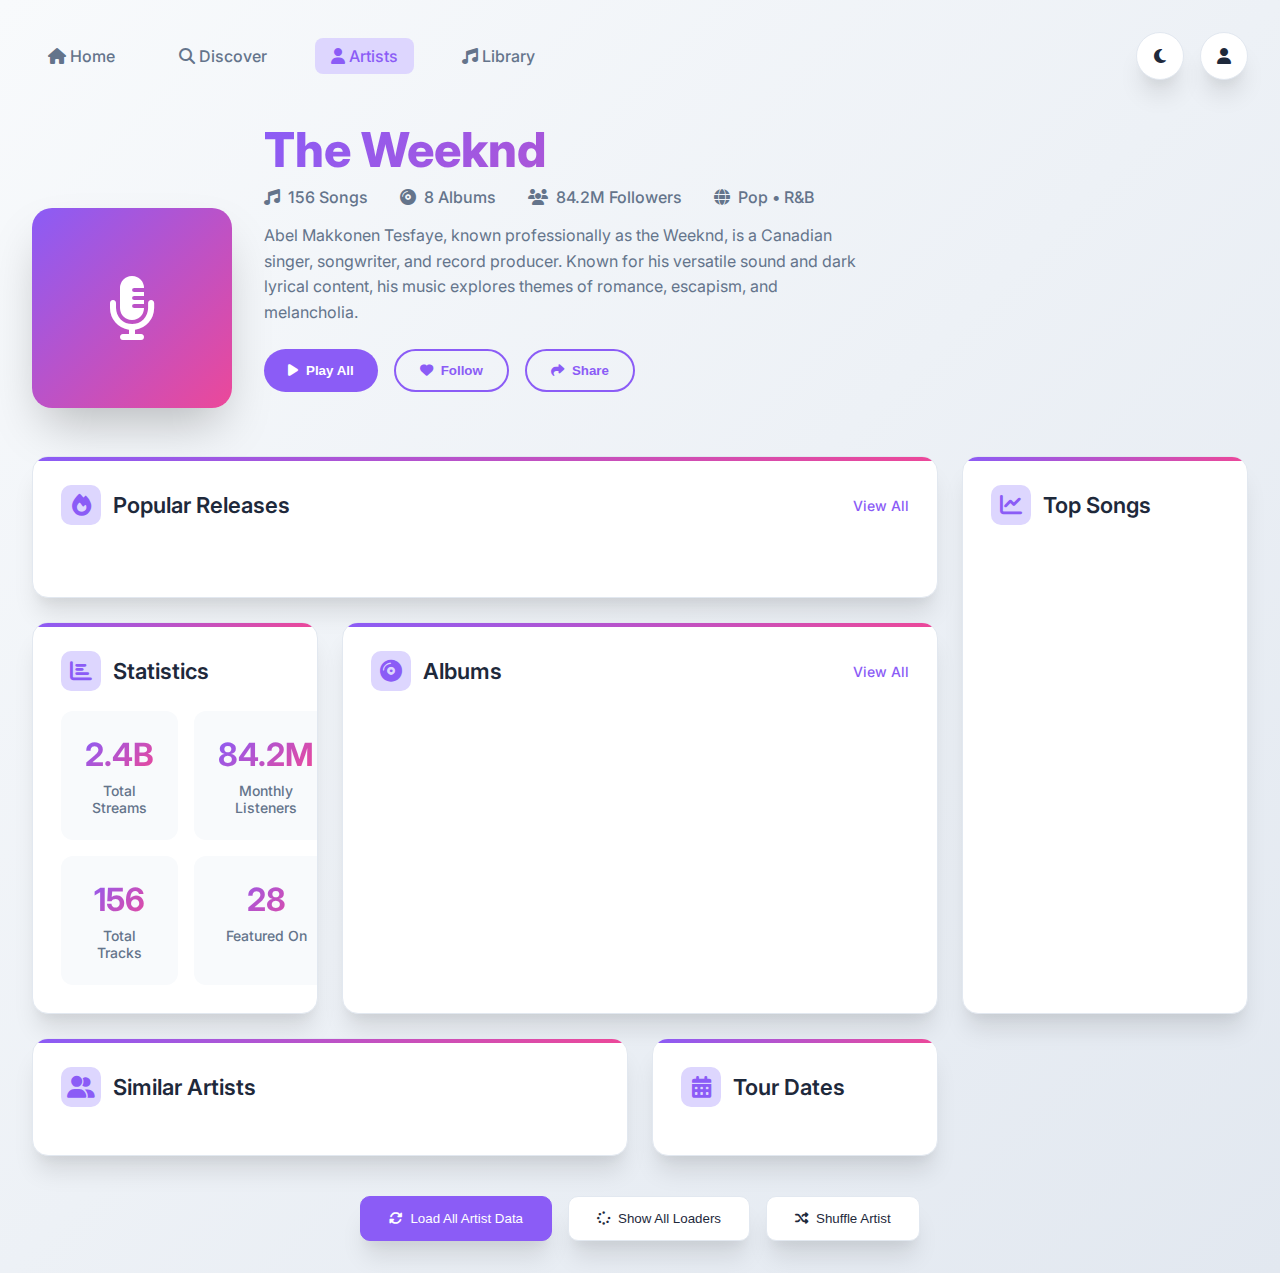
<file: artist_page.html>
<!DOCTYPE html>
<html lang="en">
<head>
    <meta charset="UTF-8">
    <meta name="viewport" content="width=device-width, initial-scale=1.0">
    <title>HarmonyStream - Artist Profile</title>
    <link href="https://fonts.googleapis.com/css2?family=Inter:wght@300;400;500;600;700;800&display=swap" rel="stylesheet">
    <link rel="stylesheet" href="https://cdnjs.cloudflare.com/ajax/libs/font-awesome/6.4.0/css/all.min.css">
    <style>
        :root {
            --primary: #8b5cf6;
            --primary-dark: #7c3aed;
            --primary-light: #ddd6fe;
            --secondary: #ec4899;
            --accent: #06b6d4;
            --success: #10b981;
            --warning: #f59e0b;
            --bg-light: #f8fafc;
            --bg-dark: #0f172a;
            --card-light: #ffffff;
            --card-dark: #1e293b;
            --text-light: #1e293b;
            --text-dark: #f1f5f9;
            --text-muted-light: #64748b;
            --text-muted-dark: #94a3b8;
            --border-light: #e2e8f0;
            --border-dark: #334155;
            --shadow: 0 20px 25px -5px rgba(0, 0, 0, 0.1), 0 10px 10px -5px rgba(0, 0, 0, 0.04);
            --shadow-lg: 0 25px 50px -12px rgba(0, 0, 0, 0.25);
            --radius: 16px;
            --transition: all 0.3s cubic-bezier(0.4, 0, 0.2, 1);
        }

        * {
            margin: 0;
            padding: 0;
            box-sizing: border-box;
        }

        body {
            font-family: 'Inter', sans-serif;
            background: linear-gradient(135deg, var(--bg-light) 0%, #e2e8f0 100%);
            color: var(--text-light);
            min-height: 100vh;
            padding: 2rem;
            transition: var(--transition);
        }

        body.dark {
            background: linear-gradient(135deg, var(--bg-dark) 0%, #0a0f1c 100%);
            color: var(--text-dark);
        }

        .container {
            max-width: 1400px;
            margin: 0 auto;
        }

        .header {
            display: flex;
            justify-content: space-between;
            align-items: center;
            margin-bottom: 2.5rem;
        }

        .nav {
            display: flex;
            align-items: center;
            gap: 2rem;
        }

        .navItem {
            color: var(--text-muted-light);
            text-decoration: none;
            font-weight: 500;
            transition: var(--transition);
            padding: 0.5rem 1rem;
            border-radius: 8px;
        }

        .navItem:hover, .navItem.active {
            color: var(--primary);
            background: var(--primary-light);
        }

        .dark .navItem {
            color: var(--text-muted-dark);
        }

        .dark .navItem:hover, .dark .navItem.active {
            background: rgba(139, 92, 246, 0.2);
        }

        .userControls {
            display: flex;
            align-items: center;
            gap: 1rem;
        }

        .themeToggle, .userProfile {
            background: var(--card-light);
            border: 1px solid var(--border-light);
            border-radius: 50%;
            width: 3rem;
            height: 3rem;
            display: flex;
            align-items: center;
            justify-content: center;
            cursor: pointer;
            transition: var(--transition);
            box-shadow: var(--shadow);
        }

        .dark .themeToggle, .dark .userProfile {
            background: var(--card-dark);
            border-color: var(--border-dark);
        }

        .themeToggle:hover, .userProfile:hover {
            transform: translateY(-2px);
            box-shadow: var(--shadow-lg);
        }

        .artistHero {
            display: grid;
            grid-template-columns: auto 1fr;
            gap: 2rem;
            margin-bottom: 3rem;
            align-items: end;
        }

        .artistImage {
            width: 200px;
            height: 200px;
            border-radius: 20px;
            background: linear-gradient(135deg, var(--primary), var(--secondary));
            display: flex;
            align-items: center;
            justify-content: center;
            color: white;
            font-size: 4rem;
            box-shadow: var(--shadow-lg);
        }

        .artistInfo {
            padding-bottom: 1rem;
        }

        .artistName {
            font-size: 3rem;
            font-weight: 800;
            margin-bottom: 0.5rem;
            background: linear-gradient(135deg, var(--primary), var(--secondary));
            -webkit-background-clip: text;
            -webkit-text-fill-color: transparent;
        }

        .artistStats {
            display: flex;
            gap: 2rem;
            margin-bottom: 1rem;
        }

        .stat {
            display: flex;
            align-items: center;
            gap: 0.5rem;
            color: var(--text-muted-light);
            font-weight: 500;
        }

        .dark .stat {
            color: var(--text-muted-dark);
        }

        .artistActions {
            display: flex;
            gap: 1rem;
            margin-top: 1.5rem;
        }

        .actionButton {
            padding: 0.75rem 1.5rem;
            border-radius: 50px;
            font-weight: 600;
            cursor: pointer;
            transition: var(--transition);
            display: flex;
            align-items: center;
            gap: 0.5rem;
            border: none;
        }

        .actionButton.primary {
            background: var(--primary);
            color: white;
        }

        .actionButton.primary:hover {
            background: var(--primary-dark);
            transform: translateY(-2px);
        }

        .actionButton.secondary {
            background: transparent;
            color: var(--primary);
            border: 2px solid var(--primary);
        }

        .actionButton.secondary:hover {
            background: var(--primary-light);
            transform: translateY(-2px);
        }

        .dark .actionButton.secondary:hover {
            background: rgba(139, 92, 246, 0.2);
        }

        .bentoGrid {
            display: grid;
            grid-template-columns: repeat(4, 1fr);
            grid-template-rows: auto;
            gap: 1.5rem;
            margin-bottom: 2.5rem;
        }

        .bentoCard {
            background: var(--card-light);
            border-radius: var(--radius);
            box-shadow: var(--shadow);
            border: 1px solid var(--border-light);
            padding: 1.75rem;
            transition: var(--transition);
            position: relative;
            overflow: hidden;
        }

        .dark .bentoCard {
            background: var(--card-dark);
            border-color: var(--border-dark);
        }

        .bentoCard:hover {
            transform: translateY(-5px);
            box-shadow: var(--shadow-lg);
        }

        .bentoCard::before {
            content: '';
            position: absolute;
            top: 0;
            left: 0;
            right: 0;
            height: 4px;
            background: linear-gradient(90deg, var(--primary), var(--secondary));
        }

        .bentoCard.large {
            grid-column: span 2;
        }

        .bentoCard.tall {
            grid-row: span 2;
        }

        .bentoCard.xl {
            grid-column: span 3;
        }

        .cardHeader {
            display: flex;
            align-items: center;
            justify-content: between;
            margin-bottom: 1.25rem;
        }

        .cardTitle {
            font-size: 1.375rem;
            font-weight: 600;
            display: flex;
            align-items: center;
            gap: 0.75rem;
        }

        .cardIcon {
            width: 2.5rem;
            height: 2.5rem;
            border-radius: 10px;
            display: flex;
            align-items: center;
            justify-content: center;
            background: var(--primary-light);
            color: var(--primary);
        }

        .viewAll {
            margin-left: auto;
            color: var(--primary);
            text-decoration: none;
            font-weight: 500;
            font-size: 0.875rem;
        }

        .musicGrid {
            display: grid;
            grid-template-columns: repeat(auto-fit, minmax(140px, 1fr));
            gap: 1rem;
            margin-bottom: 1.5rem;
        }

        .musicItem {
            text-align: center;
            transition: var(--transition);
            cursor: pointer;
        }

        .musicItem:hover {
            transform: scale(1.05);
        }

        .albumArt {
            width: 100%;
            aspect-ratio: 1;
            border-radius: 12px;
            background: linear-gradient(135deg, var(--primary-light), var(--primary));
            margin-bottom: 0.5rem;
            display: flex;
            align-items: center;
            justify-content: center;
            color: white;
            font-size: 1.5rem;
            position: relative;
            overflow: hidden;
        }

        .playOverlay {
            position: absolute;
            inset: 0;
            background: rgba(0, 0, 0, 0.7);
            display: flex;
            align-items: center;
            justify-content: center;
            opacity: 0;
            transition: var(--transition);
        }

        .musicItem:hover .playOverlay {
            opacity: 1;
        }

        .musicTitle {
            font-weight: 500;
            font-size: 0.875rem;
            margin-bottom: 0.25rem;
        }

        .musicArtist {
            font-size: 0.75rem;
            color: var(--text-muted-light);
        }

        .dark .musicArtist {
            color: var(--text-muted-dark);
        }

        .trackList {
            display: flex;
            flex-direction: column;
            gap: 0.5rem;
        }

        .trackItem {
            display: flex;
            align-items: center;
            padding: 0.75rem;
            border-radius: 8px;
            background: var(--bg-light);
            transition: var(--transition);
            cursor: pointer;
        }

        .dark .trackItem {
            background: var(--bg-dark);
        }

        .trackItem:hover {
            background: var(--primary-light);
        }

        .dark .trackItem:hover {
            background: rgba(139, 92, 246, 0.2);
        }

        .trackNumber {
            width: 1.5rem;
            text-align: center;
            font-weight: 500;
            margin-right: 1rem;
            color: var(--text-muted-light);
        }

        .dark .trackNumber {
            color: var(--text-muted-dark);
        }

        .trackInfo {
            flex: 1;
        }

        .trackTitle {
            font-weight: 500;
            margin-bottom: 0.25rem;
        }

        .trackDetails {
            font-size: 0.75rem;
            color: var(--text-muted-light);
        }

        .dark .trackDetails {
            color: var(--text-muted-dark);
        }

        .trackDuration {
            font-size: 0.875rem;
            color: var(--text-muted-light);
        }

        .statsGrid {
            display: grid;
            grid-template-columns: repeat(2, 1fr);
            gap: 1rem;
        }

        .statCard {
            text-align: center;
            padding: 1.5rem;
            background: var(--bg-light);
            border-radius: 12px;
            transition: var(--transition);
        }

        .dark .statCard {
            background: var(--bg-dark);
        }

        .statValue {
            font-size: 2rem;
            font-weight: 700;
            margin-bottom: 0.5rem;
            background: linear-gradient(135deg, var(--primary), var(--secondary));
            -webkit-background-clip: text;
            -webkit-text-fill-color: transparent;
        }

        .statLabel {
            font-size: 0.875rem;
            color: var(--text-muted-light);
            font-weight: 500;
        }

        .dark .statLabel {
            color: var(--text-muted-dark);
        }

        .similarArtists {
            display: grid;
            grid-template-columns: repeat(auto-fit, minmax(120px, 1fr));
            gap: 1rem;
        }

        .artistCard {
            text-align: center;
            transition: var(--transition);
            cursor: pointer;
        }

        .artistCard:hover {
            transform: translateY(-5px);
        }

        .artistAvatar {
            width: 80px;
            height: 80px;
            border-radius: 50%;
            background: linear-gradient(135deg, var(--primary), var(--secondary));
            margin: 0 auto 0.75rem;
            display: flex;
            align-items: center;
            justify-content: center;
            color: white;
            font-size: 1.5rem;
        }

        .artistCardName {
            font-weight: 500;
            font-size: 0.875rem;
        }

        .loadingOverlay {
            position: absolute;
            inset: 0;
            background: rgba(255, 255, 255, 0.9);
            backdrop-filter: blur(8px);
            display: flex;
            flex-direction: column;
            align-items: center;
            justify-content: center;
            z-index: 10;
            transition: var(--transition);
            border-radius: var(--radius);
        }

        .dark .loadingOverlay {
            background: rgba(30, 41, 59, 0.9);
        }

        .loadingOverlay.hidden {
            opacity: 0;
            pointer-events: none;
        }

        .spinner {
            width: 3.5rem;
            height: 3.5rem;
            border: 4px solid transparent;
            border-top: 4px solid var(--primary);
            border-radius: 50%;
            animation: spin 1s linear infinite;
            margin-bottom: 1rem;
        }

        .loadingText {
            font-weight: 500;
            color: var(--text-muted-light);
        }

        .dark .loadingText {
            color: var(--text-muted-dark);
        }

        .controls {
            display: flex;
            justify-content: center;
            gap: 1rem;
            flex-wrap: wrap;
        }

        .controlButton {
            background: var(--card-light);
            color: var(--text-light);
            border: 1px solid var(--border-light);
            padding: 0.875rem 1.75rem;
            border-radius: 10px;
            font-weight: 500;
            cursor: pointer;
            transition: var(--transition);
            display: flex;
            align-items: center;
            gap: 0.5rem;
            box-shadow: var(--shadow);
        }

        .dark .controlButton {
            background: var(--card-dark);
            color: var(--text-dark);
            border-color: var(--border-dark);
        }

        .controlButton:hover {
            transform: translateY(-2px);
            box-shadow: var(--shadow-lg);
        }

        .controlButton.primary {
            background: var(--primary);
            color: white;
            border-color: var(--primary);
        }

        @keyframes spin {
            to {
                transform: rotate(360deg);
            }
        }

        @keyframes fadeIn {
            from {
                opacity: 0;
                transform: translateY(20px);
            }
            to {
                opacity: 1;
                transform: translateY(0);
            }
        }

        .bentoCard {
            animation: fadeIn 0.6s ease-out forwards;
        }

        .bentoCard:nth-child(2) { animation-delay: 0.1s; }
        .bentoCard:nth-child(3) { animation-delay: 0.2s; }
        .bentoCard:nth-child(4) { animation-delay: 0.3s; }
        .bentoCard:nth-child(5) { animation-delay: 0.4s; }
        .bentoCard:nth-child(6) { animation-delay: 0.5s; }

        @media (max-width: 1200px) {
            .bentoGrid {
                grid-template-columns: repeat(2, 1fr);
            }
            
            .artistHero {
                grid-template-columns: 1fr;
                text-align: center;
            }
            
            .artistImage {
                margin: 0 auto;
            }
        }

        @media (max-width: 768px) {
            .bentoGrid {
                grid-template-columns: 1fr;
            }
            
            .header {
                flex-direction: column;
                gap: 1rem;
            }
            
            .nav {
                justify-content: center;
                flex-wrap: wrap;
            }
            
            .artistStats {
                justify-content: center;
                flex-wrap: wrap;
            }
        }
    </style>
</head>
<body>
    <div class="container">
        <div class="header">
            <div class="nav">
                <a href="#" class="navItem"><i class="fas fa-home"></i> Home</a>
                <a href="#" class="navItem"><i class="fas fa-search"></i> Discover</a>
                <a href="#" class="navItem active"><i class="fas fa-user"></i> Artists</a>
                <a href="#" class="navItem"><i class="fas fa-music"></i> Library</a>
            </div>
            <div class="userControls">
                <div class="themeToggle" id="themeToggle">
                    <i class="fas fa-moon"></i>
                </div>
                <div class="userProfile">
                    <i class="fas fa-user"></i>
                </div>
            </div>
        </div>

        <!-- Artist Hero Section -->
        <div class="artistHero">
            <div class="artistImage">
                <i class="fas fa-microphone-alt"></i>
            </div>
            <div class="artistInfo">
                <h1 class="artistName">The Weeknd</h1>
                <div class="artistStats">
                    <div class="stat">
                        <i class="fas fa-music"></i>
                        <span>156 Songs</span>
                    </div>
                    <div class="stat">
                        <i class="fas fa-compact-disc"></i>
                        <span>8 Albums</span>
                    </div>
                    <div class="stat">
                        <i class="fas fa-users"></i>
                        <span>84.2M Followers</span>
                    </div>
                    <div class="stat">
                        <i class="fas fa-globe"></i>
                        <span>Pop • R&B</span>
                    </div>
                </div>
                <p style="color: var(--text-muted-light); max-width: 600px; line-height: 1.6;">
                    Abel Makkonen Tesfaye, known professionally as the Weeknd, is a Canadian singer, songwriter, and record producer. 
                    Known for his versatile sound and dark lyrical content, his music explores themes of romance, escapism, and melancholia.
                </p>
                <div class="artistActions">
                    <button class="actionButton primary">
                        <i class="fas fa-play"></i>
                        Play All
                    </button>
                    <button class="actionButton secondary">
                        <i class="fas fa-heart"></i>
                        Follow
                    </button>
                    <button class="actionButton secondary">
                        <i class="fas fa-share"></i>
                        Share
                    </button>
                </div>
            </div>
        </div>

        <div class="bentoGrid">
            <!-- Popular Releases -->
            <div class="bentoCard xl">
                <div class="loadingOverlay hidden" id="loadingPopular">
                    <div class="spinner"></div>
                    <div class="loadingText">Loading Popular Releases...</div>
                </div>
                <div class="cardHeader">
                    <div class="cardTitle">
                        <div class="cardIcon">
                            <i class="fas fa-fire"></i>
                        </div>
                        Popular Releases
                    </div>
                    <a href="#" class="viewAll">View All</a>
                </div>
                <div class="musicGrid" id="popularReleases">
                    <!-- Dynamic content will be loaded here -->
                </div>
            </div>

            <!-- Top Songs -->
            <div class="bentoCard tall">
                <div class="loadingOverlay hidden" id="loadingTopSongs">
                    <div class="spinner"></div>
                    <div class="loadingText">Loading Top Songs...</div>
                </div>
                <div class="cardHeader">
                    <div class="cardTitle">
                        <div class="cardIcon">
                            <i class="fas fa-chart-line"></i>
                        </div>
                        Top Songs
                    </div>
                </div>
                <div class="trackList" id="topSongsList">
                    <!-- Dynamic content will be loaded here -->
                </div>
            </div>

            <!-- Artist Stats -->
            <div class="bentoCard">
                <div class="loadingOverlay hidden" id="loadingStats">
                    <div class="spinner"></div>
                    <div class="loadingText">Loading Statistics...</div>
                </div>
                <div class="cardHeader">
                    <div class="cardTitle">
                        <div class="cardIcon">
                            <i class="fas fa-chart-bar"></i>
                        </div>
                        Statistics
                    </div>
                </div>
                <div class="statsGrid">
                    <div class="statCard">
                        <div class="statValue">2.4B</div>
                        <div class="statLabel">Total Streams</div>
                    </div>
                    <div class="statCard">
                        <div class="statValue">84.2M</div>
                        <div class="statLabel">Monthly Listeners</div>
                    </div>
                    <div class="statCard">
                        <div class="statValue">156</div>
                        <div class="statLabel">Total Tracks</div>
                    </div>
                    <div class="statCard">
                        <div class="statValue">28</div>
                        <div class="statLabel">Featured On</div>
                    </div>
                </div>
            </div>

            <!-- Albums -->
            <div class="bentoCard large">
                <div class="loadingOverlay hidden" id="loadingAlbums">
                    <div class="spinner"></div>
                    <div class="loadingText">Loading Albums...</div>
                </div>
                <div class="cardHeader">
                    <div class="cardTitle">
                        <div class="cardIcon">
                            <i class="fas fa-compact-disc"></i>
                        </div>
                        Albums
                    </div>
                    <a href="#" class="viewAll">View All</a>
                </div>
                <div class="musicGrid" id="albumsGrid">
                    <!-- Dynamic content will be loaded here -->
                </div>
            </div>

            <!-- Similar Artists -->
            <div class="bentoCard large">
                <div class="loadingOverlay hidden" id="loadingSimilar">
                    <div class="spinner"></div>
                    <div class="loadingText">Finding Similar Artists...</div>
                </div>
                <div class="cardHeader">
                    <div class="cardTitle">
                        <div class="cardIcon">
                            <i class="fas fa-user-friends"></i>
                        </div>
                        Similar Artists
                    </div>
                </div>
                <div class="similarArtists" id="similarArtistsGrid">
                    <!-- Dynamic content will be loaded here -->
                </div>
            </div>

            <!-- Upcoming Events -->
            <div class="bentoCard">
                <div class="loadingOverlay hidden" id="loadingEvents">
                    <div class="spinner"></div>
                    <div class="loadingText">Loading Events...</div>
                </div>
                <div class="cardHeader">
                    <div class="cardTitle">
                        <div class="cardIcon">
                            <i class="fas fa-calendar-alt"></i>
                        </div>
                        Tour Dates
                    </div>
                </div>
                <div class="trackList" id="eventsList">
                    <!-- Dynamic content will be loaded here -->
                </div>
            </div>
        </div>

        <div class="controls">
            <button class="controlButton primary" id="loadAllData">
                <i class="fas fa-sync-alt"></i>
                Load All Artist Data
            </button>
            <button class="controlButton" id="showAllLoaders">
                <i class="fas fa-spinner"></i>
                Show All Loaders
            </button>
            <button class="controlButton" id="shuffleArtist">
                <i class="fas fa-random"></i>
                Shuffle Artist
            </button>
        </div>
    </div>

    <script>
        const themeToggle = document.getElementById('themeToggle');
        const loadAllBtn = document.getElementById('loadAllData');
        const showAllLoadersBtn = document.getElementById('showAllLoaders');
        const shuffleBtn = document.getElementById('shuffleArtist');
        
        const loaders = {
            popular: document.getElementById('loadingPopular'),
            topSongs: document.getElementById('loadingTopSongs'),
            stats: document.getElementById('loadingStats'),
            albums: document.getElementById('loadingAlbums'),
            similar: document.getElementById('loadingSimilar'),
            events: document.getElementById('loadingEvents')
        };

        const popularReleases = [
            { title: "Blinding Lights", plays: "2.1B", color: ["#ef4444", "#dc2626"] },
            { title: "Save Your Tears", plays: "1.4B", color: ["#8b5cf6", "#7c3aed"] },
            { title: "Starboy", plays: "1.8B", color: ["#06b6d4", "#0ea5e9"] },
            { title: "The Hills", plays: "1.6B", color: ["#10b981", "#059669"] },
            { title: "Can't Feel My Face", plays: "1.2B", color: ["#f59e0b", "#d97706"] },
            { title: "Die For You", plays: "980M", color: ["#ec4899", "#be185d"] }
        ];

        const topSongs = [
            { title: "Blinding Lights", album: "After Hours", duration: "3:20", plays: "2.1B" },
            { title: "Save Your Tears", album: "After Hours", duration: "3:35", plays: "1.4B" },
            { title: "Starboy", album: "Starboy", duration: "3:50", plays: "1.8B" },
            { title: "The Hills", album: "Beauty Behind the Madness", duration: "3:41", plays: "1.6B" },
            { title: "Can't Feel My Face", album: "Beauty Behind the Madness", duration: "3:33", plays: "1.2B" }
        ];

        const albums = [
            { title: "After Hours", year: "2020", color: ["#ef4444", "#dc2626"] },
            { title: "Starboy", year: "2016", color: ["#8b5cf6", "#7c3aed"] },
            { title: "Beauty Behind the Madness", year: "2015", color: ["#06b6d4", "#0ea5e9"] },
            { title: "My Dear Melancholy,", year: "2018", color: ["#10b981", "#059669"] },
            { title: "House of Balloons", year: "2011", color: ["#f59e0b", "#d97706"] },
            { title: "Dawn FM", year: "2022", color: ["#ec4899", "#be185d"] }
        ];

        const similarArtists = [
            { name: "Drake", color: ["#64748b", "#475569"] },
            { name: "Post Malone", color: ["#f59e0b", "#d97706"] },
            { name: "Dua Lipa", color: ["#ec4899", "#be185d"] },
            { name: "Bruno Mars", color: ["#10b981", "#059669"] },
            { name: "Ariana Grande", color: ["#8b5cf6", "#7c3aed"] },
            { name: "Khalid", color: ["#06b6d4", "#0ea5e9"] }
        ];

        const events = [
            { city: "Los Angeles", venue: "Staples Center", date: "2024-03-15" },
            { city: "New York", venue: "Madison Square Garden", date: "2024-03-22" },
            { city: "London", venue: "O2 Arena", date: "2024-04-05" },
            { city: "Toronto", venue: "Scotiabank Arena", date: "2024-04-12" }
        ];

        function toggleLoader(loader, show) {
            if (show) {
                loader.classList.remove('hidden');
            } else {
                loader.classList.add('hidden');
            }
        }

        function toggleAllLoaders(show) {
            Object.values(loaders).forEach(loader => toggleLoader(loader, show));
        }

        function loadArtistData() {
            toggleAllLoaders(true);
            
            setTimeout(() => {
                toggleAllLoaders(false);
                populatePopularReleases();
                populateTopSongs();
                populateAlbums();
                populateSimilarArtists();
                populateEvents();
            }, 2500);
        }

        function populatePopularReleases() {
            const container = document.getElementById('popularReleases');
            container.innerHTML = '';
            
            popularReleases.forEach((release, index) => {
                const musicItem = document.createElement('div');
                musicItem.className = 'musicItem';
                musicItem.innerHTML = `
                    <div class="albumArt" style="background: linear-gradient(135deg, ${release.color[0]}, ${release.color[1]});">
                        <i class="fas fa-music"></i>
                        <div class="playOverlay">
                            <i class="fas fa-play" style="color: white; font-size: 1.5rem;"></i>
                        </div>
                    </div>
                    <div class="musicTitle">${release.title}</div>
                    <div class="musicArtist">${release.plays} plays</div>
                `;
                container.appendChild(musicItem);
            });
        }

        function populateTopSongs() {
            const container = document.getElementById('topSongsList');
            container.innerHTML = '';
            
            topSongs.forEach((song, index) => {
                const trackItem = document.createElement('div');
                trackItem.className = 'trackItem';
                trackItem.innerHTML = `
                    <div class="trackNumber">${index + 1}</div>
                    <div class="trackInfo">
                        <div class="trackTitle">${song.title}</div>
                        <div class="trackDetails">${song.album} • ${song.plays}</div>
                    </div>
                    <div class="trackDuration">${song.duration}</div>
                `;
                container.appendChild(trackItem);
            });
        }

        function populateAlbums() {
            const container = document.getElementById('albumsGrid');
            container.innerHTML = '';
            
            albums.forEach(album => {
                const musicItem = document.createElement('div');
                musicItem.className = 'musicItem';
                musicItem.innerHTML = `
                    <div class="albumArt" style="background: linear-gradient(135deg, ${album.color[0]}, ${album.color[1]});">
                        <i class="fas fa-compact-disc"></i>
                    </div>
                    <div class="musicTitle">${album.title}</div>
                    <div class="musicArtist">${album.year}</div>
                `;
                container.appendChild(musicItem);
            });
        }

        function populateSimilarArtists() {
            const container = document.getElementById('similarArtistsGrid');
            container.innerHTML = '';
            
            similarArtists.forEach(artist => {
                const artistCard = document.createElement('div');
                artistCard.className = 'artistCard';
                artistCard.innerHTML = `
                    <div class="artistAvatar" style="background: linear-gradient(135deg, ${artist.color[0]}, ${artist.color[1]});">
                        <i class="fas fa-user"></i>
                    </div>
                    <div class="artistCardName">${artist.name}</div>
                `;
                container.appendChild(artistCard);
            });
        }

        function populateEvents() {
            const container = document.getElementById('eventsList');
            container.innerHTML = '';
            
            events.forEach(event => {
                const eventItem = document.createElement('div');
                eventItem.className = 'trackItem';
                const eventDate = new Date(event.date).toLocaleDateString('en-US', { 
                    month: 'short', 
                    day: 'numeric',
                    year: 'numeric'
                });
                
                eventItem.innerHTML = `
                    <div class="trackInfo">
                        <div class="trackTitle">${event.city}</div>
                        <div class="trackDetails">${event.venue}</div>
                    </div>
                    <div class="trackDuration">${eventDate}</div>
                `;
                container.appendChild(eventItem);
            });
        }

        function toggleTheme() {
            document.body.classList.toggle('dark');
            const icon = themeToggle.querySelector('i');
            if (document.body.classList.contains('dark')) {
                icon.className = 'fas fa-sun';
            } else {
                icon.className = 'fas fa-moon';
            }
        }

        function shuffleArtist() {
            const artists = ['The Weeknd', 'Drake', 'Taylor Swift', 'Dua Lipa', 'Post Malone', 'Billie Eilish'];
            const randomArtist = artists[Math.floor(Math.random() * artists.length)];
            document.querySelector('.artistName').textContent = randomArtist;
            loadArtistData();
        }

        // Event Listeners
        themeToggle.addEventListener('click', toggleTheme);
        loadAllBtn.addEventListener('click', loadArtistData);
        showAllLoadersBtn.addEventListener('click', () => toggleAllLoaders(true));
        shuffleBtn.addEventListener('click', shuffleArtist);

        // Initialize on load
        document.addEventListener('DOMContentLoaded', () => {
            setTimeout(() => {
                toggleAllLoaders(false);
                loadArtistData();
            }, 1500);
        });
    </script>
</body>
</html>
</file>
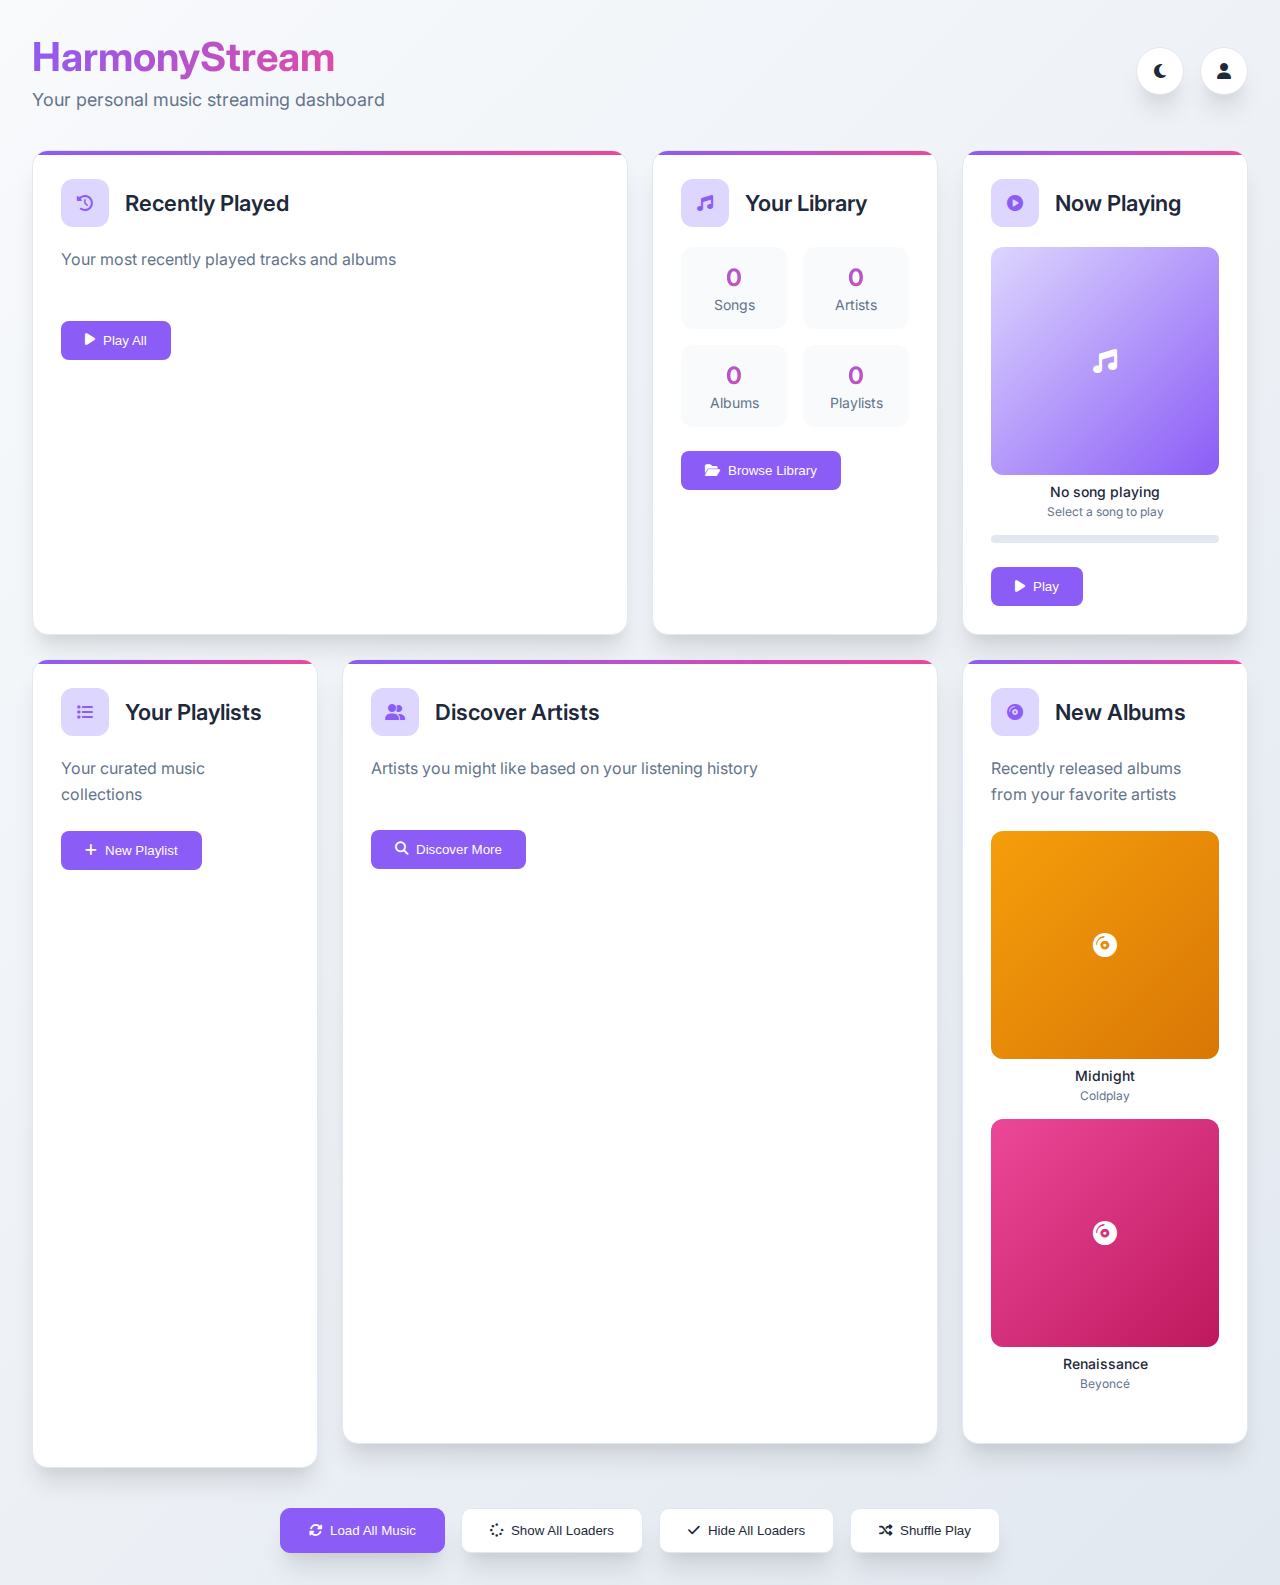
<file: exampleSiteLayout.html>
<!DOCTYPE html>
<html lang="en">
<head>
    <meta charset="UTF-8">
    <meta name="viewport" content="width=device-width, initial-scale=1.0">
    <title>HarmonyStream - Music Dashboard</title>
    <link href="https://fonts.googleapis.com/css2?family=Inter:wght@300;400;500;600;700&display=swap" rel="stylesheet">
    <link rel="stylesheet" href="https://cdnjs.cloudflare.com/ajax/libs/font-awesome/6.4.0/css/all.min.css">
    <style>
        :root {
            --primary: #8b5cf6;
            --primary-dark: #7c3aed;
            --primary-light: #ddd6fe;
            --secondary: #ec4899;
            --accent: #06b6d4;
            --success: #10b981;
            --bg-light: #f8fafc;
            --bg-dark: #0f172a;
            --card-light: #ffffff;
            --card-dark: #1e293b;
            --text-light: #1e293b;
            --text-dark: #f1f5f9;
            --text-muted-light: #64748b;
            --text-muted-dark: #94a3b8;
            --border-light: #e2e8f0;
            --border-dark: #334155;
            --shadow: 0 20px 25px -5px rgba(0, 0, 0, 0.1), 0 10px 10px -5px rgba(0, 0, 0, 0.04);
            --shadow-lg: 0 25px 50px -12px rgba(0, 0, 0, 0.25);
            --radius: 16px;
            --transition: all 0.3s cubic-bezier(0.4, 0, 0.2, 1);
        }

        * {
            margin: 0;
            padding: 0;
            box-sizing: border-box;
        }

        body {
            font-family: 'Inter', sans-serif;
            background: linear-gradient(135deg, var(--bg-light) 0%, #e2e8f0 100%);
            color: var(--text-light);
            min-height: 100vh;
            padding: 2rem;
            transition: var(--transition);
        }

        body.dark {
            background: linear-gradient(135deg, var(--bg-dark) 0%, #0a0f1c 100%);
            color: var(--text-dark);
        }

        .container {
            max-width: 1400px;
            margin: 0 auto;
        }

        .header {
            display: flex;
            justify-content: space-between;
            align-items: center;
            margin-bottom: 2.5rem;
        }

        .titleSection h1 {
            font-size: 2.5rem;
            font-weight: 700;
            background: linear-gradient(135deg, var(--primary) 0%, var(--secondary) 100%);
            -webkit-background-clip: text;
            -webkit-text-fill-color: transparent;
            margin-bottom: 0.5rem;
        }

        .titleSection p {
            color: var(--text-muted-light);
            font-size: 1.125rem;
        }

        .dark .titleSection p {
            color: var(--text-muted-dark);
        }

        .userControls {
            display: flex;
            align-items: center;
            gap: 1rem;
        }

        .themeToggle, .userProfile {
            background: var(--card-light);
            border: 1px solid var(--border-light);
            border-radius: 50%;
            width: 3rem;
            height: 3rem;
            display: flex;
            align-items: center;
            justify-content: center;
            cursor: pointer;
            transition: var(--transition);
            box-shadow: var(--shadow);
        }

        .dark .themeToggle, .dark .userProfile {
            background: var(--card-dark);
            border-color: var(--border-dark);
        }

        .themeToggle:hover, .userProfile:hover {
            transform: translateY(-2px);
            box-shadow: var(--shadow-lg);
        }

        .bentoGrid {
            display: grid;
            grid-template-columns: repeat(4, 1fr);
            grid-template-rows: auto;
            gap: 1.5rem;
            margin-bottom: 2.5rem;
        }

        .bentoCard {
            background: var(--card-light);
            border-radius: var(--radius);
            box-shadow: var(--shadow);
            border: 1px solid var(--border-light);
            padding: 1.75rem;
            transition: var(--transition);
            position: relative;
            overflow: hidden;
        }

        .dark .bentoCard {
            background: var(--card-dark);
            border-color: var(--border-dark);
        }

        .bentoCard:hover {
            transform: translateY(-5px);
            box-shadow: var(--shadow-lg);
        }

        .bentoCard::before {
            content: '';
            position: absolute;
            top: 0;
            left: 0;
            right: 0;
            height: 4px;
            background: linear-gradient(90deg, var(--primary), var(--secondary));
        }

        .bentoCard.large {
            grid-column: span 2;
        }

        .bentoCard.tall {
            grid-row: span 2;
        }

        .cardHeader {
            display: flex;
            align-items: center;
            margin-bottom: 1.25rem;
        }

        .cardIcon {
            width: 3rem;
            height: 3rem;
            border-radius: 12px;
            display: flex;
            align-items: center;
            justify-content: center;
            margin-right: 1rem;
            background: var(--primary-light);
            color: var(--primary);
        }

        .cardTitle {
            font-size: 1.375rem;
            font-weight: 600;
        }

        .cardBody {
            color: var(--text-muted-light);
            margin-bottom: 1.5rem;
            line-height: 1.6;
        }

        .dark .cardBody {
            color: var(--text-muted-dark);
        }

        .musicGrid {
            display: grid;
            grid-template-columns: repeat(auto-fit, minmax(120px, 1fr));
            gap: 1rem;
            margin-bottom: 1.5rem;
        }

        .musicItem {
            text-align: center;
            transition: var(--transition);
            cursor: pointer;
        }

        .musicItem:hover {
            transform: scale(1.05);
        }

        .albumArt {
            width: 100%;
            aspect-ratio: 1;
            border-radius: 12px;
            background: linear-gradient(135deg, var(--primary-light), var(--primary));
            margin-bottom: 0.5rem;
            display: flex;
            align-items: center;
            justify-content: center;
            color: white;
            font-size: 1.5rem;
        }

        .musicTitle {
            font-weight: 500;
            font-size: 0.875rem;
            margin-bottom: 0.25rem;
        }

        .musicArtist {
            font-size: 0.75rem;
            color: var(--text-muted-light);
        }

        .dark .musicArtist {
            color: var(--text-muted-dark);
        }

        .playlist {
            display: flex;
            flex-direction: column;
            gap: 0.75rem;
        }

        .playlistItem {
            display: flex;
            align-items: center;
            padding: 0.75rem;
            border-radius: 8px;
            background: var(--bg-light);
            transition: var(--transition);
            cursor: pointer;
        }

        .dark .playlistItem {
            background: var(--bg-dark);
        }

        .playlistItem:hover {
            background: var(--primary-light);
        }

        .dark .playlistItem:hover {
            background: rgba(139, 92, 246, 0.2);
        }

        .playlistNumber {
            width: 1.5rem;
            text-align: center;
            font-weight: 500;
            margin-right: 1rem;
        }

        .playlistInfo {
            flex: 1;
        }

        .playlistTitle {
            font-weight: 500;
            margin-bottom: 0.25rem;
        }

        .playlistArtist {
            font-size: 0.75rem;
            color: var(--text-muted-light);
        }

        .dark .playlistArtist {
            color: var(--text-muted-dark);
        }

        .playlistDuration {
            font-size: 0.75rem;
            color: var(--text-muted-light);
        }

        .stats {
            display: grid;
            grid-template-columns: repeat(2, 1fr);
            gap: 1rem;
            margin-bottom: 1.5rem;
        }

        .statItem {
            text-align: center;
            padding: 1rem;
            background: var(--bg-light);
            border-radius: 12px;
            transition: var(--transition);
        }

        .dark .statItem {
            background: var(--bg-dark);
        }

        .statValue {
            font-size: 1.5rem;
            font-weight: 700;
            margin-bottom: 0.25rem;
            background: linear-gradient(135deg, var(--primary), var(--secondary));
            -webkit-background-clip: text;
            -webkit-text-fill-color: transparent;
        }

        .statLabel {
            font-size: 0.875rem;
            color: var(--text-muted-light);
        }

        .dark .statLabel {
            color: var(--text-muted-dark);
        }

        .progressBar {
            height: 8px;
            background: #e2e8f0;
            border-radius: 4px;
            overflow: hidden;
            margin-bottom: 1.5rem;
        }

        .dark .progressBar {
            background: #334155;
        }

        .progressFill {
            height: 100%;
            background: linear-gradient(90deg, var(--primary), var(--secondary));
            border-radius: 4px;
            transition: width 1.5s ease-in-out;
        }

        .cardFooter {
            display: flex;
            justify-content: space-between;
            align-items: center;
        }

        .cardButton {
            background: var(--primary);
            color: white;
            border: none;
            padding: 0.75rem 1.5rem;
            border-radius: 8px;
            font-weight: 500;
            cursor: pointer;
            transition: var(--transition);
            display: flex;
            align-items: center;
            gap: 0.5rem;
        }

        .cardButton:hover {
            background: var(--primary-dark);
            transform: translateY(-2px);
        }

        .loadingOverlay {
            position: absolute;
            inset: 0;
            background: rgba(255, 255, 255, 0.9);
            backdrop-filter: blur(8px);
            display: flex;
            flex-direction: column;
            align-items: center;
            justify-content: center;
            z-index: 10;
            transition: var(--transition);
            border-radius: var(--radius);
        }

        .dark .loadingOverlay {
            background: rgba(30, 41, 59, 0.9);
        }

        .loadingOverlay.hidden {
            opacity: 0;
            pointer-events: none;
        }

        .spinner {
            width: 3.5rem;
            height: 3.5rem;
            border: 4px solid transparent;
            border-top: 4px solid var(--primary);
            border-radius: 50%;
            animation: spin 1s linear infinite;
            margin-bottom: 1rem;
        }

        .loadingText {
            font-weight: 500;
            color: var(--text-muted-light);
        }

        .dark .loadingText {
            color: var(--text-muted-dark);
        }

        .controls {
            display: flex;
            justify-content: center;
            gap: 1rem;
            flex-wrap: wrap;
        }

        .controlButton {
            background: var(--card-light);
            color: var(--text-light);
            border: 1px solid var(--border-light);
            padding: 0.875rem 1.75rem;
            border-radius: 10px;
            font-weight: 500;
            cursor: pointer;
            transition: var(--transition);
            display: flex;
            align-items: center;
            gap: 0.5rem;
            box-shadow: var(--shadow);
        }

        .dark .controlButton {
            background: var(--card-dark);
            color: var(--text-dark);
            border-color: var(--border-dark);
        }

        .controlButton:hover {
            transform: translateY(-2px);
            box-shadow: var(--shadow-lg);
        }

        .controlButton.primary {
            background: var(--primary);
            color: white;
            border-color: var(--primary);
        }

        @keyframes spin {
            to {
                transform: rotate(360deg);
            }
        }

        @keyframes fadeIn {
            from {
                opacity: 0;
                transform: translateY(20px);
            }
            to {
                opacity: 1;
                transform: translateY(0);
            }
        }

        .bentoCard {
            animation: fadeIn 0.6s ease-out forwards;
        }

        .bentoCard:nth-child(2) { animation-delay: 0.1s; }
        .bentoCard:nth-child(3) { animation-delay: 0.2s; }
        .bentoCard:nth-child(4) { animation-delay: 0.3s; }
        .bentoCard:nth-child(5) { animation-delay: 0.4s; }
        .bentoCard:nth-child(6) { animation-delay: 0.5s; }

        @media (max-width: 1200px) {
            .bentoGrid {
                grid-template-columns: repeat(2, 1fr);
            }
        }

        @media (max-width: 768px) {
            .bentoGrid {
                grid-template-columns: 1fr;
            }
            
            .header {
                flex-direction: column;
                gap: 1rem;
                text-align: center;
            }
            
            .userControls {
                justify-content: center;
            }
        }
    </style>
</head>
<body>
    <div class="container">
        <div class="header">
            <div class="titleSection">
                <h1>HarmonyStream</h1>
                <p>Your personal music streaming dashboard</p>
            </div>
            <div class="userControls">
                <div class="themeToggle" id="themeToggle">
                    <i class="fas fa-moon"></i>
                </div>
                <div class="userProfile">
                    <i class="fas fa-user"></i>
                </div>
            </div>
        </div>

        <div class="bentoGrid">
            <!-- Recently Played -->
            <div class="bentoCard large">
                <div class="loadingOverlay hidden" id="loadingRecent">
                    <div class="spinner"></div>
                    <div class="loadingText">Loading Recent Plays...</div>
                </div>
                <div class="cardHeader">
                    <div class="cardIcon">
                        <i class="fas fa-history"></i>
                    </div>
                    <h3 class="cardTitle">Recently Played</h3>
                </div>
                <div class="cardBody">
                    Your most recently played tracks and albums
                </div>
                <div class="musicGrid" id="recentMusic">
                    <!-- Dynamic content will be loaded here -->
                </div>
                <div class="cardFooter">
                    <button class="cardButton">
                        <i class="fas fa-play"></i>
                        Play All
                    </button>
                </div>
            </div>

            <!-- Your Library -->
            <div class="bentoCard">
                <div class="loadingOverlay hidden" id="loadingLibrary">
                    <div class="spinner"></div>
                    <div class="loadingText">Loading Your Library...</div>
                </div>
                <div class="cardHeader">
                    <div class="cardIcon">
                        <i class="fas fa-music"></i>
                    </div>
                    <h3 class="cardTitle">Your Library</h3>
                </div>
                <div class="stats">
                    <div class="statItem">
                        <div class="statValue" id="songsCount">0</div>
                        <div class="statLabel">Songs</div>
                    </div>
                    <div class="statItem">
                        <div class="statValue" id="artistsCount">0</div>
                        <div class="statLabel">Artists</div>
                    </div>
                    <div class="statItem">
                        <div class="statValue" id="albumsCount">0</div>
                        <div class="statLabel">Albums</div>
                    </div>
                    <div class="statItem">
                        <div class="statValue" id="playlistsCount">0</div>
                        <div class="statLabel">Playlists</div>
                    </div>
                </div>
                <div class="cardFooter">
                    <button class="cardButton">
                        <i class="fas fa-folder-open"></i>
                        Browse Library
                    </button>
                </div>
            </div>

            <!-- Now Playing -->
            <div class="bentoCard">
                <div class="loadingOverlay hidden" id="loadingNowPlaying">
                    <div class="spinner"></div>
                    <div class="loadingText">Loading Current Track...</div>
                </div>
                <div class="cardHeader">
                    <div class="cardIcon">
                        <i class="fas fa-play-circle"></i>
                    </div>
                    <h3 class="cardTitle">Now Playing</h3>
                </div>
                <div class="musicItem" style="margin-bottom: 1rem;">
                    <div class="albumArt">
                        <i class="fas fa-music"></i>
                    </div>
                    <div class="musicTitle" id="currentSong">No song playing</div>
                    <div class="musicArtist" id="currentArtist">Select a song to play</div>
                </div>
                <div class="progressBar">
                    <div class="progressFill" style="width: 0%"></div>
                </div>
                <div class="cardFooter">
                    <button class="cardButton" id="playPauseBtn">
                        <i class="fas fa-play"></i>
                        Play
                    </button>
                </div>
            </div>

            <!-- Top Playlists -->
            <div class="bentoCard tall">
                <div class="loadingOverlay hidden" id="loadingPlaylists">
                    <div class="spinner"></div>
                    <div class="loadingText">Fetching Playlists...</div>
                </div>
                <div class="cardHeader">
                    <div class="cardIcon">
                        <i class="fas fa-list"></i>
                    </div>
                    <h3 class="cardTitle">Your Playlists</h3>
                </div>
                <div class="cardBody">
                    Your curated music collections
                </div>
                <div class="playlist" id="playlistContainer">
                    <!-- Dynamic playlist items will be loaded here -->
                </div>
                <div class="cardFooter">
                    <button class="cardButton">
                        <i class="fas fa-plus"></i>
                        New Playlist
                    </button>
                </div>
            </div>

            <!-- Discover Artists -->
            <div class="bentoCard large">
                <div class="loadingOverlay hidden" id="loadingArtists">
                    <div class="spinner"></div>
                    <div class="loadingText">Finding Artists...</div>
                </div>
                <div class="cardHeader">
                    <div class="cardIcon">
                        <i class="fas fa-user-friends"></i>
                    </div>
                    <h3 class="cardTitle">Discover Artists</h3>
                </div>
                <div class="cardBody">
                    Artists you might like based on your listening history
                </div>
                <div class="musicGrid" id="artistsGrid">
                    <!-- Dynamic artist content will be loaded here -->
                </div>
                <div class="cardFooter">
                    <button class="cardButton">
                        <i class="fas fa-search"></i>
                        Discover More
                    </button>
                </div>
            </div>

            <!-- New Albums -->
            <div class="bentoCard">
                <div class="loadingOverlay hidden" id="loadingAlbums">
                    <div class="spinner"></div>
                    <div class="loadingText">Loading Albums...</div>
                </div>
                <div class="cardHeader">
                    <div class="cardIcon">
                        <i class="fas fa-compact-disc"></i>
                    </div>
                    <h3 class="cardTitle">New Albums</h3>
                </div>
                <div class="cardBody">
                    Recently released albums from your favorite artists
                </div>
                <div class="musicGrid">
                    <div class="musicItem">
                        <div class="albumArt" style="background: linear-gradient(135deg, #f59e0b, #d97706);">
                            <i class="fas fa-compact-disc"></i>
                        </div>
                        <div class="musicTitle">Midnight</div>
                        <div class="musicArtist">Coldplay</div>
                    </div>
                    <div class="musicItem">
                        <div class="albumArt" style="background: linear-gradient(135deg, #ec4899, #be185d);">
                            <i class="fas fa-compact-disc"></i>
                        </div>
                        <div class="musicTitle">Renaissance</div>
                        <div class="musicArtist">Beyoncé</div>
                    </div>
                </div>
            </div>
        </div>

        <div class="controls">
            <button class="controlButton primary" id="loadAllMusic">
                <i class="fas fa-sync-alt"></i>
                Load All Music
            </button>
            <button class="controlButton" id="showAllLoaders">
                <i class="fas fa-spinner"></i>
                Show All Loaders
            </button>
            <button class="controlButton" id="hideAllLoaders">
                <i class="fas fa-check"></i>
                Hide All Loaders
            </button>
            <button class="controlButton" id="shuffleMusic">
                <i class="fas fa-random"></i>
                Shuffle Play
            </button>
        </div>
    </div>

    <script>
        const themeToggle = document.getElementById('themeToggle');
        const loadAllBtn = document.getElementById('loadAllMusic');
        const showAllLoadersBtn = document.getElementById('showAllLoaders');
        const hideAllLoadersBtn = document.getElementById('hideAllLoaders');
        const shuffleBtn = document.getElementById('shuffleMusic');
        const playPauseBtn = document.getElementById('playPauseBtn');
        
        const loaders = {
            recent: document.getElementById('loadingRecent'),
            library: document.getElementById('loadingLibrary'),
            nowPlaying: document.getElementById('loadingNowPlaying'),
            playlists: document.getElementById('loadingPlaylists'),
            artists: document.getElementById('loadingArtists'),
            albums: document.getElementById('loadingAlbums')
        };

        const sampleMusic = [
            { title: "Blinding Lights", artist: "The Weeknd", color: ["#ef4444", "#dc2626"] },
            { title: "Save Your Tears", artist: "The Weeknd", color: ["#8b5cf6", "#7c3aed"] },
            { title: "Levitating", artist: "Dua Lipa", color: ["#f59e0b", "#d97706"] },
            { title: "Stay", artist: "The Kid LAROI", color: ["#06b6d4", "#0ea5e9"] },
            { title: "Good 4 U", artist: "Olivia Rodrigo", color: ["#ec4899", "#be185d"] },
            { title: "Butter", artist: "BTS", color: ["#eab308", "#ca8a04"] }
        ];

        const sampleArtists = [
            { name: "The Weeknd", color: ["#ef4444", "#dc2626"] },
            { name: "Dua Lipa", color: ["#f59e0b", "#d97706"] },
            { name: "Taylor Swift", color: ["#06b6d4", "#0ea5e9"] },
            { name: "Ed Sheeran", color: ["#10b981", "#059669"] },
            { name: "Billie Eilish", color: ["#8b5cf6", "#7c3aed"] },
            { name: "Drake", color: ["#64748b", "#475569"] }
        ];

        const samplePlaylists = [
            { title: "Chill Vibes", artist: "Your Mix", duration: "2h 14m", songs: 32 },
            { title: "Workout Energy", artist: "Power Mix", duration: "1h 45m", songs: 28 },
            { title: "Focus Flow", artist: "Study Mix", duration: "3h 02m", songs: 45 },
            { title: "Road Trip", artist: "Travel Mix", duration: "2h 30m", songs: 38 },
            { title: "Throwback Hits", artist: "90s Mix", duration: "2h 55m", songs: 42 }
        ];

        let isPlaying = false;
        let progressInterval;

        function toggleLoader(loader, show) {
            if (show) {
                loader.classList.remove('hidden');
            } else {
                loader.classList.add('hidden');
            }
        }

        function toggleAllLoaders(show) {
            Object.values(loaders).forEach(loader => toggleLoader(loader, show));
        }

        function loadMusicData() {
            toggleAllLoaders(true);
            
            setTimeout(() => {
                toggleAllLoaders(false);
                populateRecentMusic();
                populateArtists();
                populatePlaylists();
                updateLibraryStats();
                setNowPlaying(sampleMusic[0]);
            }, 2000);
        }

        function populateRecentMusic() {
            const container = document.getElementById('recentMusic');
            container.innerHTML = '';
            
            sampleMusic.forEach((music, index) => {
                const musicItem = document.createElement('div');
                musicItem.className = 'musicItem';
                musicItem.innerHTML = `
                    <div class="albumArt" style="background: linear-gradient(135deg, ${music.color[0]}, ${music.color[1]});">
                        <i class="fas fa-music"></i>
                    </div>
                    <div class="musicTitle">${music.title}</div>
                    <div class="musicArtist">${music.artist}</div>
                `;
                musicItem.addEventListener('click', () => setNowPlaying(music));
                container.appendChild(musicItem);
            });
        }

        function populateArtists() {
            const container = document.getElementById('artistsGrid');
            container.innerHTML = '';
            
            sampleArtists.forEach(artist => {
                const artistItem = document.createElement('div');
                artistItem.className = 'musicItem';
                artistItem.innerHTML = `
                    <div class="albumArt" style="background: linear-gradient(135deg, ${artist.color[0]}, ${artist.color[1]});">
                        <i class="fas fa-user"></i>
                    </div>
                    <div class="musicTitle">${artist.name}</div>
                    <div class="musicArtist">Artist</div>
                `;
                container.appendChild(artistItem);
            });
        }

        function populatePlaylists() {
            const container = document.getElementById('playlistContainer');
            container.innerHTML = '';
            
            samplePlaylists.forEach((playlist, index) => {
                const playlistItem = document.createElement('div');
                playlistItem.className = 'playlistItem';
                playlistItem.innerHTML = `
                    <div class="playlistNumber">${index + 1}</div>
                    <div class="playlistInfo">
                        <div class="playlistTitle">${playlist.title}</div>
                        <div class="playlistArtist">${playlist.artist}</div>
                    </div>
                    <div class="playlistDuration">${playlist.duration}</div>
                `;
                container.appendChild(playlistItem);
            });
        }

        function updateLibraryStats() {
            document.getElementById('songsCount').textContent = '1,247';
            document.getElementById('artistsCount').textContent = '156';
            document.getElementById('albumsCount').textContent = '89';
            document.getElementById('playlistsCount').textContent = '23';
        }

        function setNowPlaying(music) {
            document.getElementById('currentSong').textContent = music.title;
            document.getElementById('currentArtist').textContent = music.artist;
            
            if (isPlaying) {
                startProgressAnimation();
            }
        }

        function togglePlayPause() {
            isPlaying = !isPlaying;
            
            if (isPlaying) {
                playPauseBtn.innerHTML = '<i class="fas fa-pause"></i> Pause';
                startProgressAnimation();
            } else {
                playPauseBtn.innerHTML = '<i class="fas fa-play"></i> Play';
                stopProgressAnimation();
            }
        }

        function startProgressAnimation() {
            const progressBar = document.querySelector('.progressFill');
            let width = 0;
            
            stopProgressAnimation();
            
            progressInterval = setInterval(() => {
                if (width >= 100) {
                    width = 0;
                    // Move to next song
                    const currentIndex = sampleMusic.findIndex(m => m.title === document.getElementById('currentSong').textContent);
                    const nextIndex = (currentIndex + 1) % sampleMusic.length;
                    setNowPlaying(sampleMusic[nextIndex]);
                } else {
                    width += 0.5;
                    progressBar.style.width = width + '%';
                }
            }, 100);
        }

        function stopProgressAnimation() {
            if (progressInterval) {
                clearInterval(progressInterval);
            }
        }

        function toggleTheme() {
            document.body.classList.toggle('dark');
            const icon = themeToggle.querySelector('i');
            if (document.body.classList.contains('dark')) {
                icon.className = 'fas fa-sun';
            } else {
                icon.className = 'fas fa-moon';
            }
        }

        function shufflePlay() {
            const randomMusic = sampleMusic[Math.floor(Math.random() * sampleMusic.length)];
            setNowPlaying(randomMusic);
            if (!isPlaying) {
                togglePlayPause();
            }
        }

        // Event Listeners
        themeToggle.addEventListener('click', toggleTheme);
        loadAllBtn.addEventListener('click', loadMusicData);
        showAllLoadersBtn.addEventListener('click', () => toggleAllLoaders(true));
        hideAllLoadersBtn.addEventListener('click', () => toggleAllLoaders(false));
        shuffleBtn.addEventListener('click', shufflePlay);
        playPauseBtn.addEventListener('click', togglePlayPause);

        // Initialize on load
        document.addEventListener('DOMContentLoaded', () => {
            setTimeout(() => {
                toggleAllLoaders(false);
                loadMusicData();
            }, 1500);
        });
    </script>
</body>
</html>
</file>
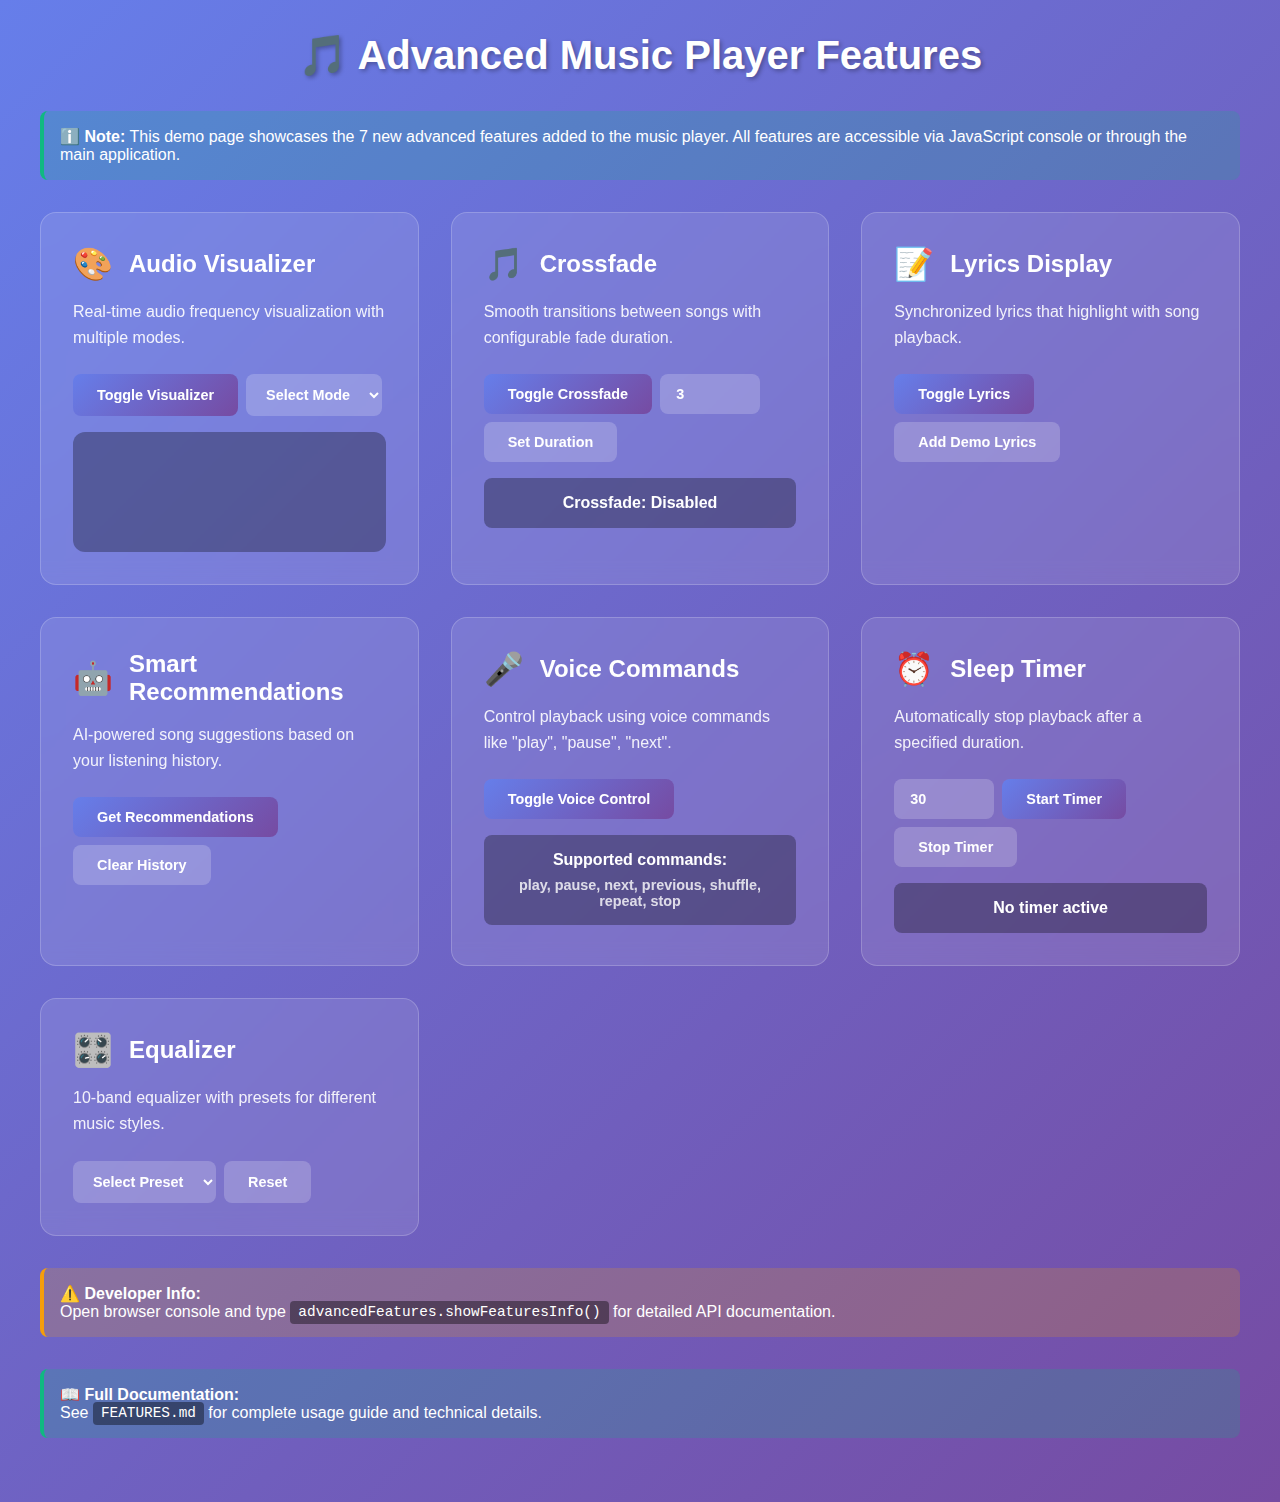
<file: features-demo.html>
<!DOCTYPE html>
<html lang="en">
<head>
    <meta charset="UTF-8">
    <meta name="viewport" content="width=device-width, initial-scale=1.0">
    <title>Advanced Features Demo - Music Player</title>
    <style>
        * {
            margin: 0;
            padding: 0;
            box-sizing: border-box;
        }

        body {
            font-family: -apple-system, BlinkMacSystemFont, 'Segoe UI', Roboto, Oxygen, Ubuntu, Cantarell, sans-serif;
            background: linear-gradient(135deg, #667eea 0%, #764ba2 100%);
            min-height: 100vh;
            padding: 2rem;
            color: white;
        }

        .container {
            max-width: 1200px;
            margin: 0 auto;
        }

        h1 {
            text-align: center;
            margin-bottom: 2rem;
            font-size: 2.5rem;
            text-shadow: 2px 2px 4px rgba(0,0,0,0.3);
        }

        .features-grid {
            display: grid;
            grid-template-columns: repeat(auto-fit, minmax(350px, 1fr));
            gap: 2rem;
            margin-bottom: 2rem;
        }

        .feature-card {
            background: rgba(255, 255, 255, 0.1);
            backdrop-filter: blur(10px);
            border-radius: 16px;
            padding: 2rem;
            border: 1px solid rgba(255, 255, 255, 0.2);
            transition: transform 0.3s, box-shadow 0.3s;
        }

        .feature-card:hover {
            transform: translateY(-5px);
            box-shadow: 0 10px 30px rgba(0, 0, 0, 0.3);
        }

        .feature-header {
            display: flex;
            align-items: center;
            gap: 1rem;
            margin-bottom: 1rem;
        }

        .feature-icon {
            font-size: 2rem;
        }

        .feature-title {
            font-size: 1.5rem;
            font-weight: 600;
        }

        .feature-description {
            margin-bottom: 1.5rem;
            opacity: 0.9;
            line-height: 1.6;
        }

        .button-group {
            display: flex;
            flex-wrap: wrap;
            gap: 0.5rem;
        }

        button {
            padding: 0.75rem 1.5rem;
            border: none;
            border-radius: 8px;
            background: rgba(255, 255, 255, 0.2);
            color: white;
            font-weight: 600;
            cursor: pointer;
            transition: all 0.3s;
            font-size: 0.9rem;
        }

        button:hover {
            background: rgba(255, 255, 255, 0.3);
            transform: scale(1.05);
        }

        button:active {
            transform: scale(0.95);
        }

        .primary-btn {
            background: linear-gradient(135deg, #667eea 0%, #764ba2 100%);
        }

        .primary-btn:hover {
            background: linear-gradient(135deg, #5568d3 0%, #6a3f8f 100%);
        }

        select {
            padding: 0.75rem 1rem;
            border: none;
            border-radius: 8px;
            background: rgba(255, 255, 255, 0.2);
            color: white;
            font-weight: 600;
            cursor: pointer;
            font-size: 0.9rem;
        }

        select option {
            background: #667eea;
            color: white;
        }

        input[type="number"] {
            padding: 0.75rem 1rem;
            border: none;
            border-radius: 8px;
            background: rgba(255, 255, 255, 0.2);
            color: white;
            font-weight: 600;
            width: 100px;
            font-size: 0.9rem;
        }

        #visualizer-container {
            margin-top: 1rem;
            border-radius: 12px;
            overflow: hidden;
            background: rgba(0, 0, 0, 0.3);
            min-height: 120px;
        }

        #lyrics-container {
            margin-top: 1rem;
            max-height: 300px;
            overflow-y: auto;
            padding: 1rem;
            background: rgba(0, 0, 0, 0.3);
            border-radius: 12px;
            display: none;
        }

        #recommendations-container {
            margin-top: 1rem;
            max-height: 400px;
            overflow-y: auto;
        }

        .status-display {
            margin-top: 1rem;
            padding: 1rem;
            background: rgba(0, 0, 0, 0.3);
            border-radius: 8px;
            text-align: center;
            font-weight: 600;
        }

        .info-box {
            background: rgba(16, 185, 129, 0.2);
            border-left: 4px solid #10b981;
            padding: 1rem;
            margin: 2rem 0;
            border-radius: 8px;
        }

        .warning-box {
            background: rgba(245, 158, 11, 0.2);
            border-left: 4px solid #f59e0b;
            padding: 1rem;
            margin: 2rem 0;
            border-radius: 8px;
        }

        .code {
            font-family: 'Courier New', monospace;
            background: rgba(0, 0, 0, 0.4);
            padding: 0.2rem 0.5rem;
            border-radius: 4px;
            font-size: 0.9rem;
        }

        @media (max-width: 768px) {
            .features-grid {
                grid-template-columns: 1fr;
            }

            h1 {
                font-size: 2rem;
            }
        }
    </style>
</head>
<body>
    <div class="container">
        <h1>🎵 Advanced Music Player Features</h1>

        <div class="info-box">
            <strong>ℹ️ Note:</strong> This demo page showcases the 7 new advanced features added to the music player.
            All features are accessible via JavaScript console or through the main application.
        </div>

        <div class="features-grid">
            <!-- Feature 1: Audio Visualizer -->
            <div class="feature-card">
                <div class="feature-header">
                    <span class="feature-icon">🎨</span>
                    <h2 class="feature-title">Audio Visualizer</h2>
                </div>
                <p class="feature-description">
                    Real-time audio frequency visualization with multiple modes.
                </p>
                <div class="button-group">
                    <button class="primary-btn" onclick="toggleVisualizer()">Toggle Visualizer</button>
                    <select onchange="setVisualizerMode(this.value)">
                        <option value="">Select Mode</option>
                        <option value="bars">Bars</option>
                        <option value="wave">Wave</option>
                        <option value="circular">Circular</option>
                    </select>
                </div>
                <div id="visualizer-container"></div>
            </div>

            <!-- Feature 2: Crossfade -->
            <div class="feature-card">
                <div class="feature-header">
                    <span class="feature-icon">🎵</span>
                    <h2 class="feature-title">Crossfade</h2>
                </div>
                <p class="feature-description">
                    Smooth transitions between songs with configurable fade duration.
                </p>
                <div class="button-group">
                    <button class="primary-btn" onclick="toggleCrossfade()">Toggle Crossfade</button>
                    <input type="number" id="crossfade-duration" value="3" min="1" max="10">
                    <button onclick="setCrossfadeDuration(document.getElementById('crossfade-duration').value)">
                        Set Duration
                    </button>
                </div>
                <div class="status-display">
                    Crossfade: <span id="crossfade-status">Disabled</span>
                </div>
            </div>

            <!-- Feature 3: Lyrics Display -->
            <div class="feature-card">
                <div class="feature-header">
                    <span class="feature-icon">📝</span>
                    <h2 class="feature-title">Lyrics Display</h2>
                </div>
                <p class="feature-description">
                    Synchronized lyrics that highlight with song playback.
                </p>
                <div class="button-group">
                    <button class="primary-btn" onclick="toggleLyrics()">Toggle Lyrics</button>
                    <button onclick="demoAddLyrics()">Add Demo Lyrics</button>
                </div>
                <div id="lyrics-container"></div>
            </div>

            <!-- Feature 4: Smart Recommendations -->
            <div class="feature-card">
                <div class="feature-header">
                    <span class="feature-icon">🤖</span>
                    <h2 class="feature-title">Smart Recommendations</h2>
                </div>
                <p class="feature-description">
                    AI-powered song suggestions based on your listening history.
                </p>
                <div class="button-group">
                    <button class="primary-btn" onclick="showRecommendations()">Get Recommendations</button>
                    <button onclick="clearListeningHistory()">Clear History</button>
                </div>
                <div id="recommendations-container"></div>
            </div>

            <!-- Feature 5: Voice Commands -->
            <div class="feature-card">
                <div class="feature-header">
                    <span class="feature-icon">🎤</span>
                    <h2 class="feature-title">Voice Commands</h2>
                </div>
                <p class="feature-description">
                    Control playback using voice commands like "play", "pause", "next".
                </p>
                <div class="button-group">
                    <button class="primary-btn" onclick="toggleVoiceControl()">Toggle Voice Control</button>
                </div>
                <div class="status-display">
                    <div>Supported commands:</div>
                    <div style="font-size: 0.9rem; margin-top: 0.5rem; opacity: 0.8;">
                        play, pause, next, previous, shuffle, repeat, stop
                    </div>
                </div>
            </div>

            <!-- Feature 6: Sleep Timer -->
            <div class="feature-card">
                <div class="feature-header">
                    <span class="feature-icon">⏰</span>
                    <h2 class="feature-title">Sleep Timer</h2>
                </div>
                <p class="feature-description">
                    Automatically stop playback after a specified duration.
                </p>
                <div class="button-group">
                    <input type="number" id="sleep-duration" value="30" min="1" max="240" placeholder="Minutes">
                    <button class="primary-btn" onclick="startSleepTimer(document.getElementById('sleep-duration').value)">
                        Start Timer
                    </button>
                    <button onclick="stopSleepTimer()">Stop Timer</button>
                </div>
                <div class="status-display" id="sleep-timer-display">
                    No timer active
                </div>
            </div>

            <!-- Feature 7: Audio Effects -->
            <div class="feature-card">
                <div class="feature-header">
                    <span class="feature-icon">🎛️</span>
                    <h2 class="feature-title">Equalizer</h2>
                </div>
                <p class="feature-description">
                    10-band equalizer with presets for different music styles.
                </p>
                <div class="button-group">
                    <select onchange="setEqualizerPreset(this.value)">
                        <option value="">Select Preset</option>
                        <option value="flat">Flat</option>
                        <option value="bassBoost">Bass Boost</option>
                        <option value="trebleBoost">Treble Boost</option>
                        <option value="vocal">Vocal</option>
                        <option value="rock">Rock</option>
                        <option value="pop">Pop</option>
                        <option value="jazz">Jazz</option>
                        <option value="classical">Classical</option>
                        <option value="electronic">Electronic</option>
                        <option value="acoustic">Acoustic</option>
                    </select>
                    <button onclick="resetEqualizer()">Reset</button>
                </div>
            </div>
        </div>

        <div class="warning-box">
            <strong>⚠️ Developer Info:</strong><br>
            Open browser console and type <span class="code">advancedFeatures.showFeaturesInfo()</span> for detailed API documentation.
        </div>

        <div class="info-box">
            <strong>📖 Full Documentation:</strong><br>
            See <span class="code">FEATURES.md</span> for complete usage guide and technical details.
        </div>
    </div>

    <script>
        // Demo helper functions
        function demoAddLyrics() {
            if (typeof addSongLyrics === 'function') {
                addSongLyrics('demo-song', [
                    { time: 0, text: "🎵 This is the first line" },
                    { time: 3, text: "Second line appears after 3 seconds" },
                    { time: 6, text: "Third line at 6 seconds" },
                    { time: 9, text: "Keep the rhythm going!" },
                    { time: 12, text: "Music makes everything better 🎶" }
                ]);
                toggleLyrics();
            } else {
                alert('Please load the main application first');
            }
        }

        // Update crossfade status display
        window.addEventListener('load', () => {
            const statusEl = document.getElementById('crossfade-status');
            if (statusEl && typeof crossfade !== 'undefined') {
                setInterval(() => {
                    statusEl.textContent = crossfade.isEnabled ? 'Enabled' : 'Disabled';
                }, 1000);
            }
        });

        // Display feature info on load
        console.log('%c🎉 Advanced Features Demo Loaded!', 'color: #3b82f6; font-size: 20px; font-weight: bold;');
        console.log('%cType advancedFeatures.showFeaturesInfo() for API documentation', 'color: #10b981; font-size: 14px;');
    </script>
</body>
</html>
</file>
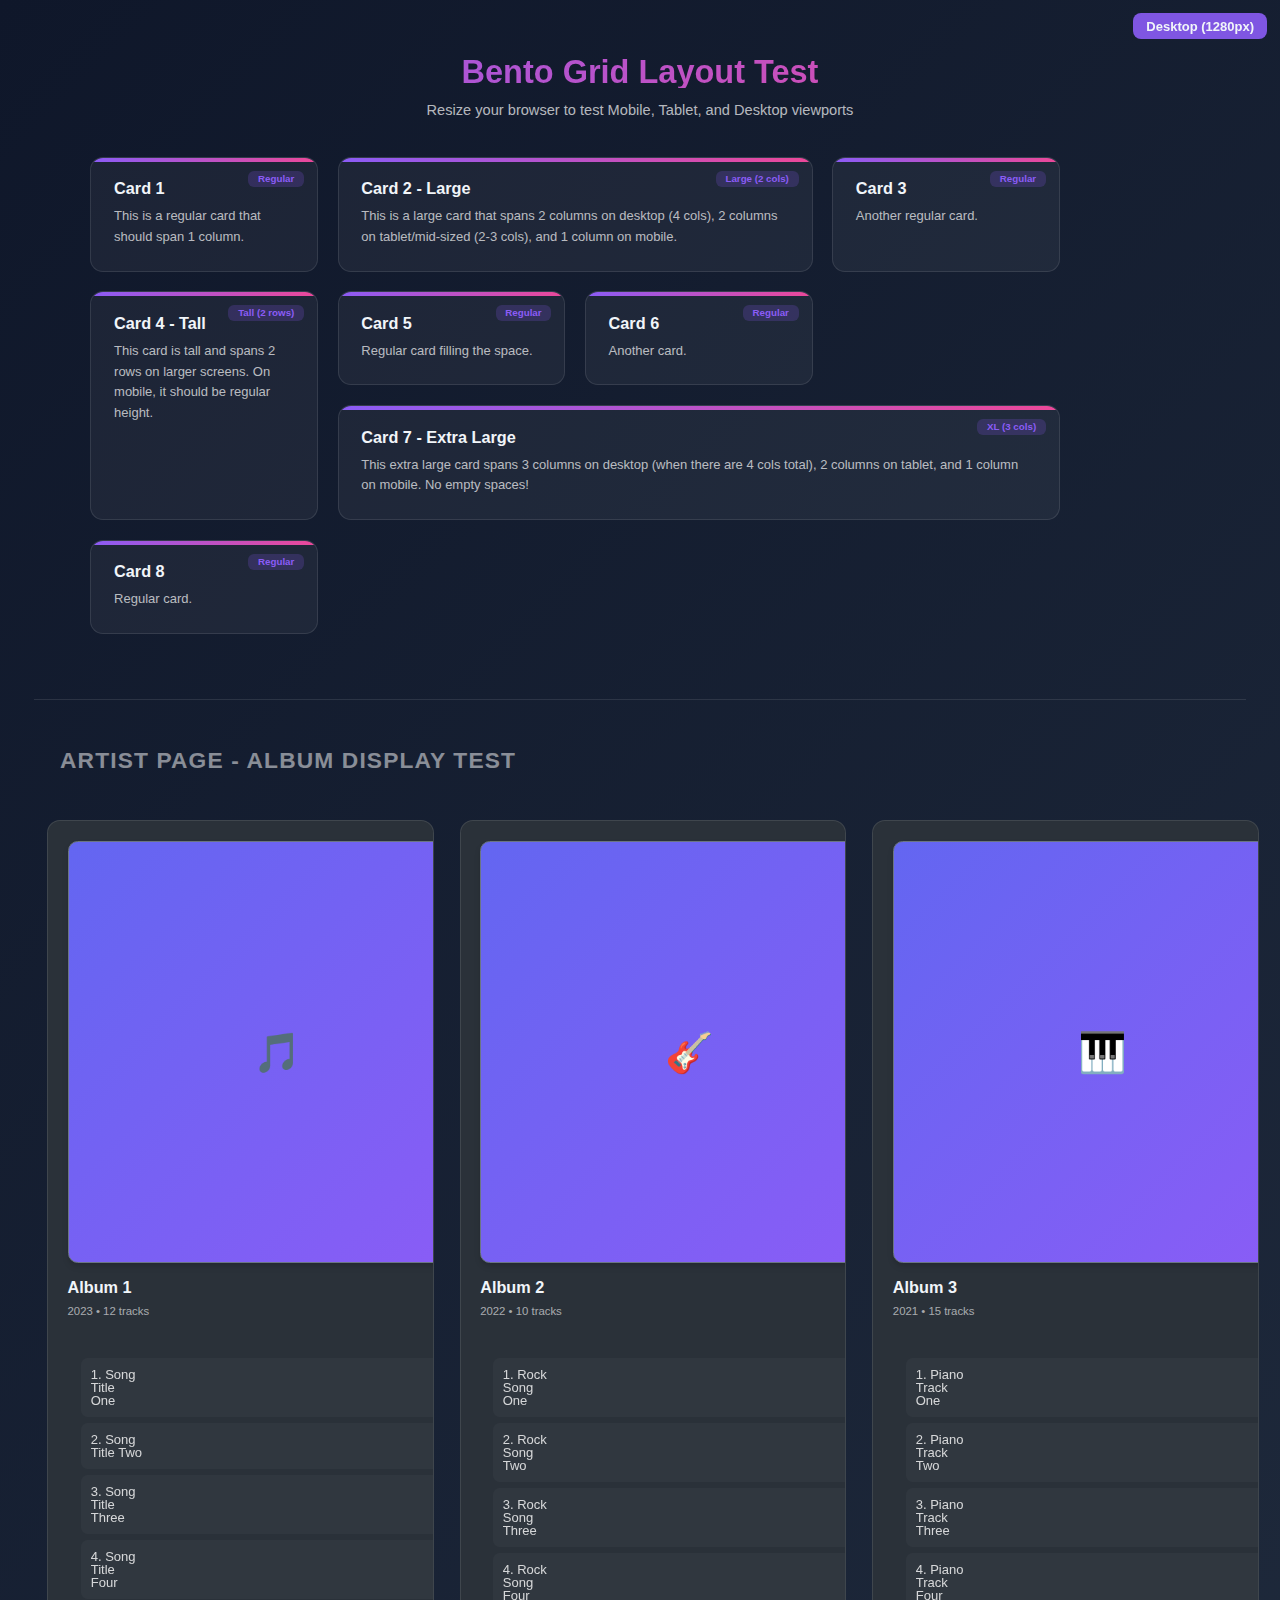
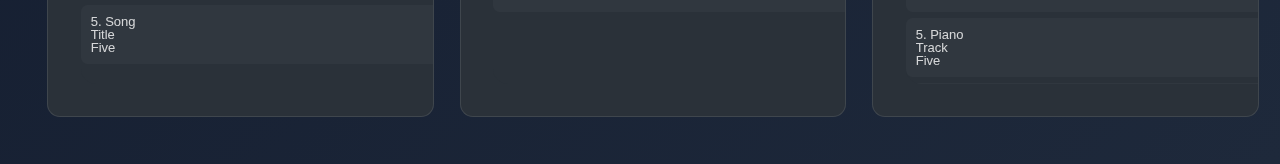
<file: test_bento_layout.html>
<!DOCTYPE html>
<html lang="en" data-theme="dim">
<head>
    <meta charset="UTF-8">
    <meta name="viewport" content="width=device-width, initial-scale=1.0">
    <title>Bento Grid Layout Test - All Viewports</title>
    
    <!-- Base Styles -->
    <link rel="stylesheet" href="./stylingSheets/base/variables.css" />
    <link rel="stylesheet" href="./stylingSheets/base/themes.css" />
    <link rel="stylesheet" href="./stylingSheets/base/reset.css" />
    <link rel="stylesheet" href="./stylingSheets/base/animations.css" />
    
    <!-- Component Styles -->
    <link rel="stylesheet" href="./stylingSheets/components/bentoCards.css" />
    <link rel="stylesheet" href="./stylingSheets/components/musicPlayer.css" />
    
    <!-- Page Styles -->
    <link rel="stylesheet" href="./stylingSheets/pages/core.css" />
    
    <!-- Responsive Styles -->
    <link rel="stylesheet" media="screen and (max-width: 767px)" href="./stylingSheets/responsive/mobile.css">
    <link rel="stylesheet" media="screen and (min-width: 768px) and (max-width: 1023px)" href="./stylingSheets/responsive/tablet.css">
    <link rel="stylesheet" media="screen and (min-width: 1024px)" href="./stylingSheets/responsive/desktop.css">
    
    <style>
        body {
            background: linear-gradient(135deg, #0f172a 0%, #1e293b 100%);
            color: #f1f5f9;
            padding: 2rem;
            font-family: -apple-system, BlinkMacSystemFont, 'Segoe UI', Roboto, sans-serif;
        }
        
        .test-header {
            text-align: center;
            margin-bottom: 3rem;
        }
        
        .test-header h1 {
            font-size: 2.5rem;
            background: linear-gradient(135deg, #8b5cf6, #ec4899);
            -webkit-background-clip: text;
            -webkit-text-fill-color: transparent;
            margin-bottom: 0.5rem;
        }
        
        .viewport-indicator {
            position: fixed;
            top: 1rem;
            right: 1rem;
            background: rgba(139, 92, 246, 0.9);
            padding: 0.5rem 1rem;
            border-radius: 8px;
            font-weight: 600;
            z-index: 10000;
        }
        
        .bento-card {
            background: rgba(255, 255, 255, 0.05);
            border: 1px solid rgba(255, 255, 255, 0.1);
            border-radius: 1rem;
            padding: 1.75rem;
            transition: transform 0.3s ease, box-shadow 0.3s ease;
            position: relative;
            overflow: hidden;
        }
        
        .bento-card::before {
            content: '';
            position: absolute;
            top: 0;
            left: 0;
            right: 0;
            height: 4px;
            background: linear-gradient(90deg, #8b5cf6, #ec4899);
        }
        
        .bento-card:hover {
            transform: translateY(-5px);
            box-shadow: 0 20px 40px rgba(0, 0, 0, 0.3);
        }
        
        .card-title {
            font-size: 1.25rem;
            font-weight: 700;
            margin-bottom: 0.75rem;
            color: #f1f5f9;
        }
        
        .card-content {
            color: rgba(255, 255, 255, 0.7);
            line-height: 1.6;
        }
        
        .card-label {
            position: absolute;
            top: 1rem;
            right: 1rem;
            background: rgba(139, 92, 246, 0.2);
            color: #8b5cf6;
            padding: 0.25rem 0.75rem;
            border-radius: 6px;
            font-size: 0.75rem;
            font-weight: 600;
        }
        
        /* Artist Page Album Test Section */
        .test-section {
            margin-top: 3rem;
            padding-top: 3rem;
            border-top: 1px solid rgba(255, 255, 255, 0.1);
        }
        
        .section-title {
            font-size: 1.75rem;
            font-weight: 700;
            margin-bottom: 2rem;
            text-align: center;
        }
        
        .artistPage .fragments.albums {
            margin-top: 2rem;
        }
        
        .album-card {
            background: rgba(255, 255, 255, 0.05);
            border: 1px solid rgba(255, 255, 255, 0.1);
        }
        
        .album-header {
            margin-bottom: 1rem;
        }
        
        .album-cover {
            background: linear-gradient(135deg, #6366f1, #8b5cf6);
            display: flex;
            align-items: center;
            justify-content: center;
            color: white;
            font-size: 3rem;
        }
        
        .album-title {
            color: #f1f5f9;
        }
        
        .song-item {
            padding: 0.75rem;
            background: rgba(255, 255, 255, 0.03);
            border-radius: 0.5rem;
            margin-bottom: 0.5rem;
            color: rgba(255, 255, 255, 0.8);
        }
        
        .song-item:hover {
            background: rgba(255, 255, 255, 0.08);
        }
    </style>
</head>
<body>
    <div class="viewport-indicator" id="viewportIndicator">
        <span id="viewportText">Loading...</span>
    </div>
    
    <div class="test-header">
        <h1>Bento Grid Layout Test</h1>
        <p style="color: rgba(255, 255, 255, 0.7); font-size: 1.125rem;">
            Resize your browser to test Mobile, Tablet, and Desktop viewports
        </p>
    </div>
    
    <!-- Bento Grid Test -->
    <div class="bento-grid">
        <div class="bento-card">
            <span class="card-label">Regular</span>
            <div class="card-title">Card 1</div>
            <div class="card-content">
                This is a regular card that should span 1 column.
            </div>
        </div>
        
        <div class="bento-card large">
            <span class="card-label">Large (2 cols)</span>
            <div class="card-title">Card 2 - Large</div>
            <div class="card-content">
                This is a large card that spans 2 columns on desktop (4 cols), 2 columns on tablet/mid-sized (2-3 cols), and 1 column on mobile.
            </div>
        </div>
        
        <div class="bento-card">
            <span class="card-label">Regular</span>
            <div class="card-title">Card 3</div>
            <div class="card-content">
                Another regular card.
            </div>
        </div>
        
        <div class="bento-card tall">
            <span class="card-label">Tall (2 rows)</span>
            <div class="card-title">Card 4 - Tall</div>
            <div class="card-content">
                This card is tall and spans 2 rows on larger screens. On mobile, it should be regular height.
            </div>
        </div>
        
        <div class="bento-card">
            <span class="card-label">Regular</span>
            <div class="card-title">Card 5</div>
            <div class="card-content">
                Regular card filling the space.
            </div>
        </div>
        
        <div class="bento-card">
            <span class="card-label">Regular</span>
            <div class="card-title">Card 6</div>
            <div class="card-content">
                Another card.
            </div>
        </div>
        
        <div class="bento-card xl">
            <span class="card-label">XL (3 cols)</span>
            <div class="card-title">Card 7 - Extra Large</div>
            <div class="card-content">
                This extra large card spans 3 columns on desktop (when there are 4 cols total), 2 columns on tablet, and 1 column on mobile. No empty spaces!
            </div>
        </div>
        
        <div class="bento-card">
            <span class="card-label">Regular</span>
            <div class="card-title">Card 8</div>
            <div class="card-content">
                Regular card.
            </div>
        </div>
    </div>
    
    <!-- Artist Page Album Test Section -->
    <div class="test-section artistPage">
        <h2 class="section-title">Artist Page - Album Display Test</h2>
        
        <div class="fragments albums">
            <div class="album-card">
                <div class="album-header">
                    <div class="album-cover">🎵</div>
                    <h3 class="album-title">Album 1</h3>
                    <p style="color: rgba(255, 255, 255, 0.6); font-size: 0.875rem;">2023 • 12 tracks</p>
                </div>
                <div class="songs-container">
                    <div class="song-item">1. Song Title One</div>
                    <div class="song-item">2. Song Title Two</div>
                    <div class="song-item">3. Song Title Three</div>
                    <div class="song-item">4. Song Title Four</div>
                    <div class="song-item">5. Song Title Five</div>
                </div>
            </div>
            
            <div class="album-card">
                <div class="album-header">
                    <div class="album-cover">🎸</div>
                    <h3 class="album-title">Album 2</h3>
                    <p style="color: rgba(255, 255, 255, 0.6); font-size: 0.875rem;">2022 • 10 tracks</p>
                </div>
                <div class="songs-container">
                    <div class="song-item">1. Rock Song One</div>
                    <div class="song-item">2. Rock Song Two</div>
                    <div class="song-item">3. Rock Song Three</div>
                    <div class="song-item">4. Rock Song Four</div>
                </div>
            </div>
            
            <div class="album-card">
                <div class="album-header">
                    <div class="album-cover">🎹</div>
                    <h3 class="album-title">Album 3</h3>
                    <p style="color: rgba(255, 255, 255, 0.6); font-size: 0.875rem;">2021 • 15 tracks</p>
                </div>
                <div class="songs-container">
                    <div class="song-item">1. Piano Track One</div>
                    <div class="song-item">2. Piano Track Two</div>
                    <div class="song-item">3. Piano Track Three</div>
                    <div class="song-item">4. Piano Track Four</div>
                    <div class="song-item">5. Piano Track Five</div>
                    <div class="song-item">6. Piano Track Six</div>
                </div>
            </div>
        </div>
    </div>
    
    <script>
        function updateViewportIndicator() {
            const width = window.innerWidth;
            const indicator = document.getElementById('viewportText');
            
            if (width < 768) {
                indicator.textContent = `Mobile (${width}px)`;
            } else if (width >= 768 && width < 1024) {
                indicator.textContent = `Tablet (${width}px)`;
            } else {
                indicator.textContent = `Desktop (${width}px)`;
            }
        }
        
        updateViewportIndicator();
        window.addEventListener('resize', updateViewportIndicator);
    </script>
</body>
</html>
</file>
<file: stylingSheets/base/variables.css>
/* ========================================
   CSS Variables - Global Design Tokens
   ======================================== */

:root {
  /* Shadows - Universal across themes */
  --shadow-sm: 0 1px 3px rgba(0, 0, 0, 0.12), 0 1px 2px rgba(0, 0, 0, 0.24);
  --shadow-md: 0 4px 6px rgba(0, 0, 0, 0.1), 0 2px 4px rgba(0, 0, 0, 0.06);
  --shadow-lg: 0 10px 25px rgba(0, 0, 0, 0.15), 0 6px 10px rgba(0, 0, 0, 0.08);
  --shadow-xl: 0 20px 40px rgba(0, 0, 0, 0.2), 0 10px 20px rgba(0, 0, 0, 0.1);
  --shadow-2xl: 0 25px 50px rgba(0, 0, 0, 0.25), 0 15px 30px rgba(0, 0, 0, 0.15);
  --shadow-nav: 0 8px 24px rgba(0, 0, 0, 0.18), 0 4px 12px rgba(0, 0, 0, 0.12);
  --shadow-inset: inset 0 2px 4px rgba(0, 0, 0, 0.06);

  /* Blur Effects */
  --blur-sm: blur(4px);
  --blur-md: blur(8px);
  --blur-lg: blur(16px);
  --blur-xl: blur(24px);
  --blur-nav: blur(12px);

  /* Transitions */
  --transition-fast: 0.15s cubic-bezier(0.4, 0, 0.2, 1);
  --transition-base: 0.3s cubic-bezier(0.4, 0, 0.2, 1);
  --transition-slow: 0.5s cubic-bezier(0.4, 0, 0.2, 1);
  --transition-smooth: 0.4s cubic-bezier(0.16, 1, 0.3, 1);
  --transition-bounce: 0.4s cubic-bezier(0.68, -0.55, 0.265, 1.55);
  --transition-elastic: 0.5s cubic-bezier(0.68, -0.6, 0.32, 1.6);

  /* Border Radius */
  --radius-xs: 4px;
  --radius-sm: 6px;
  --radius-md: 8px;
  --radius-lg: 12px;
  --radius-xl: 16px;
  --radius-2xl: 24px;
  --radius-full: 9999px;

  /* Z-index Layers */
  --z-base: 1;
  --z-dropdown: 10;
  --z-sticky: 20;
  --z-overlay: 30;
  --z-modal: 40;
  --z-popover: 50;
  --z-tooltip: 60;
  --z-notification: 70;
  --z-player: 100;
  --z-player-controls: 110;
  --z-nav: 100;
  --z-search: 100;

  /* Spacing Scale */
  --space-xs: 0.25rem;
  --space-sm: 0.5rem;
  --space-md: 1rem;
  --space-lg: 1.5rem;
  --space-xl: 2rem;
  --space-2xl: 3rem;
  --space-3xl: 4rem;

  /* Desktop Layout Variables */
  --desktop-sidebar-width: 35%;
  --desktop-menu-width: 320px;
}
</file>
<file: stylingSheets/base/themes.css>
and Light themes
   ======================================== */
[data-theme="dark"] {
  /* Core variables */
  --backgroundMain: #1c2128;
  --borderMain: #30363d;
  --textMain: #8b949e;
  --textMainHover: #f0f6fc;
  --textMainActive: #58a6ff;

  /* Background/Border scale */
  --background-100: #0d1117;
  --border-100: #21262d;
  --background-150: #131921;
  --border-150: #2a303a;
  --background-200: #161b22;
  --border-200: #30363d;
  --background-250: #1a2029;
  --border-250: #373e47;
  --background-300: #21262d;
  --border-300: #444c56;
  --background-350: #252c35;
  --border-350: #4c5761;
  --background-400: #2d333b;
  --border-400: #545d68;
  --background-450: #31383f;
  --border-450: #5c6770;
  --background-500: #373e47;
  --border-500: #656d76;
  --background-550: #3d454e;
  --border-550: #6e7783;
  --background-600: #444c56;
  --border-600: #768390;
  --background-650: #4a535e;
  --border-650: #7f8c9a;
  --background-700: #545d68;
  --border-700: #8b949e;
  --background-750: #5b666f;
  --border-750: #959ea8;
  --background-800: #636e7b;
  --border-800: #9fa8b2;
  --background-850: #6b7783;
  --border-850: #a8b1bc;
  --background-900: #768390;
  --border-900: #b1bac6;

  /* Component variables */
  --breadCrumbsBG: rgba(13, 17, 23, 0.8);
  --breadCrumbsBDR: rgba(33, 38, 45, 1);
  --breadCrumbsText: rgba(125, 133, 144, 1);
  --breadCrumbActive: rgba(88, 166, 255, 1);
  --breadCrumbsTextHover: rgba(201, 209, 217, 1);
  --breadCrumbActiveHover: rgba(121, 184, 255, 1);
  --chevronColor: rgba(68, 76, 86, 1);
  --shadowColor: rgba(1, 4, 9, 0.35);

  --background-canvas: #0d1117;
  --background-overlay: rgba(13, 17, 23, 0.9);
  --background-overlay-solid: #21262d;
  --background-inset: #161b22;
  --background-songs: rgba(22, 27, 34, 1);

  --fade-base: rgb(28, 33, 40);
  --background-gradient: linear-gradient(
    to bottom,
    rgba(28, 33, 40, 0) 0%,
    rgba(28, 33, 40, 0) 10%,
    rgba(28, 33, 40, 0) 20%,
    rgba(28, 33, 40, 0) 30%,
    rgba(28, 33, 40, 0.1) 35%,
    rgba(28, 33, 40, 0.2) 40%,
    rgba(28, 33, 40, 0.3) 45%,
    rgba(28, 33, 40, 0.4) 50%,
    rgba(28, 33, 40, 0.5) 55%,
    rgba(28, 33, 40, 0.6) 60%,
    rgba(28, 33, 40, 0.7) 65%,
    rgba(28, 33, 40, 0.8) 70%,
    rgba(28, 33, 40, 0.9) 75%,
    rgba(28, 33, 40, 0.95) 80%,
    rgba(28, 33, 40, 0.98) 85%,
    rgba(28, 33, 40, 0.99) 90%,
    rgba(28, 33, 40, 1) 95%,
    rgba(28, 33, 40, 1) 100%
  );

  --border-accent: #1f6feb;
  --text-100: #f0f6fc;
  --text-200: #c9d1d9;
  --text-300: #8b949e;
  --text-400: #6e7681;
  --text-500: #484f58;
  --text-inverse: #0d1117;
  --text-on-accent: #ffffff;
  --accent-primary: #1f6feb;
  --accent-primary-hover: #388bfd;
  --accent-primary-active: #0969da;
  --accent-secondary: #0969da;
  --accent-success: #238636;
  --accent-success-hover: #2ea043;
  --accent-warning: #9a6700;
  --accent-warning-hover: #bf8700;
  --accent-danger: #da3633;
  --accent-danger-hover: #f85149;
  --accent-info: #1f6feb;
  --accent-purple: #8957e5;
  --accent-pink: #db61a2;

  --scrollbar-track: var(--background-200);
  --scrollbar-thumb: var(--background-500);
  --scrollbar-thumb-hover: var(--background-600);
  --input-background: var(--background-100);
  --input-border: var(--border-200);
  --button-background: var(--background-400);
  --button-hover: var(--background-500);
  --button-active: var(--background-600);
}

[data-theme="dim"] {
  /* Core variables */
  --backgroundMain: #373e47;
  --borderMain: #545d68;
  --textMain: #B6BBC2;
  --textMainHover: #f0f6fc;
  --textMainActive: #1f6feb;

  /* Background/Border scale */
  --background-100: #1c2128;
  --border-100: #2d333b;
  --background-150: #212730;
  --border-150: #343d45;
  --background-200: #242b31;
  --border-200: #373e47;
  --background-250: #2a3036;
  --border-250: #3f474e;
  --background-300: #2d333b;
  --border-300: #444c56;
  --background-350: #313840;
  --border-350: #4c5560;
  --background-400: #373e47;
  --border-400: #545d68;
  --background-450: #3d454e;
  --border-450: #5c6571;
  --background-500: #444c56;
  --border-500: #656d76;
  --background-550: #4a535d;
  --border-550: #6e777f;
  --background-600: #545d68;
  --border-600: #768390;
  --background-650: #5b666f;
  --border-650: #7f8c9a;
  --background-700: #636e7b;
  --border-700: #8b949e;
  --background-750: #6c7783;
  --border-750: #959ea8;
  --background-800: #768390;
  --border-800: #9fa8b2;
  --background-850: #7f8c9a;
  --border-850: #a8b1bc;
  --background-900: #8b949e;
  --border-900: #b1bac6;
  
  --pwaThemeColor: #323A44;
  --pwaBorderColor: #1f2329;

  /* Component variables */
  --breadCrumbsBG: rgba(28, 33, 40, 0.8);
  --breadCrumbsBDR: rgba(45, 51, 59, 1);
  --breadCrumbsText: rgba(139, 148, 158, 1);
  --breadCrumbActive: rgba(56, 139, 253, 1);
  --breadCrumbsTextHover: rgba(201, 209, 217, 1);
  --breadCrumbActiveHover: rgba(121, 184, 255, 1);
  --chevronColor: rgba(84, 93, 104, 1);
  --shadowColor: rgba(1, 4, 9, 0.25);

  --background-canvas: #1c2128;
  --background-overlay: rgba(28, 33, 40, 1);
  --background-overlay-solid: #2d333b;
  --background-inset: #22272e;
  --background-songs: rgba(34, 39, 46, 1);

  --fade-base: rgb(42, 49, 57);
  --background-gradient: linear-gradient(
    to bottom,
    rgba(42, 49, 57, 0) 0%,
    rgba(42, 49, 57, 0) 10%,
    rgba(42, 49, 57, 0) 20%,
    rgba(42, 49, 57, 0) 30%,
    rgba(42, 49, 57, 0.1) 35%,
    rgba(42, 49, 57, 0.2) 40%,
    rgba(42, 49, 57, 0.3) 45%,
    rgba(42, 49, 57, 0.4) 50%,
    rgba(42, 49, 57, 0.5) 55%,
    rgba(42, 49, 57, 0.6) 60%,
    rgba(42, 49, 57, 0.7) 65%,
    rgba(42, 49, 57, 0.8) 70%,
    rgba(42, 49, 57, 0.9) 75%,
    rgba(42, 49, 57, 0.95) 80%,
    rgba(42, 49, 57, 0.98) 85%,
    rgba(42, 49, 57, 0.99) 90%,
    rgba(42, 49, 57, 1) 95%,
    rgba(42, 49, 57, 1) 100%
  );

  --border-accent: #388bfd;
  --text-100: #f0f6fc;
  --text-200: #c9d1d9;
  --text-300: #8b949e;
  --text-400: #768390;
  --text-500: #545d68;
  --text-inverse: #1c2128;
  --text-on-accent: #ffffff;
  --accent-primary: #388bfd;
  --accent-primary-hover: #58a6ff;
  --accent-primary-active: #1f6feb;
  --accent-secondary: #1f6feb;
  --accent-success: #2ea043;
  --accent-success-hover: #3fb950;
  --accent-warning: #bf8700;
  --accent-warning-hover: #d29922;
  --accent-danger: #f85149;
  --accent-danger-hover: #ff7b72;
  --accent-info: #388bfd;
  --accent-purple: #a475f9;
  --accent-pink: #f778ba;

  --scrollbar-track: var(--background-200);
  --scrollbar-thumb: var(--background-500);
  --scrollbar-thumb-hover: var(--background-600);
  --input-background: var(--background-100);
  --input-border: var(--border-200);
  --button-background: var(--background-400);
  --button-hover: var(--background-500);
  --button-active: var(--background-600);
}

[data-theme="light"] {
  /* Core variables */
  --backgroundMain: #f8f9fc;
  --borderMain: #d0d7e3;
  --textMain: #4a5568;
  --textMainHover: #1a202c;
  --textMainActive: #2b6cb0;

  /* Background/Border scale */
  --background-100: #ffffff;
  --border-100: #e2e8f0;
  --background-150: #fafbfd;
  --border-150: #dbe2ed;
  --background-200: #f4f6fa;
  --border-200: #d4dbe8;
  --background-250: #eef1f6;
  --border-250: #cdd4e3;
  --background-300: #e8ecf3;
  --border-300: #c6cfde;
  --background-350: #e2e7f0;
  --border-350: #bfc9d9;
  --background-400: #dce2ec;
  --border-400: #b8c2d4;
  --background-450: #d6dde8;
  --border-450: #b1bbcf;
  --background-500: #d0d7e3;
  --border-500: #a9b4ca;
  --background-550: #c9d1df;
  --border-550: #a2aec5;
  --background-600: #c3cbda;
  --border-600: #9aa7c0;
  --background-650: #bcc5d6;
  --border-650: #93a0bb;
  --background-700: #b6bfd1;
  --border-700: #8b99b6;
  --background-750: #afb9cd;
  --border-750: #8492b1;
  --background-800: #a9b3c8;
  --border-800: #7c8bac;
  --background-850: #a2adc3;
  --border-850: #7584a7;
  --background-900: #9ca7be;
  --border-900: #6d7da2;

  /* Component variables */
  --breadCrumbsBG: rgba(255, 255, 255, 0.95);
  --breadCrumbsBDR: #e2e8f0;
  --breadCrumbsText: #64748b;
  --breadCrumbActive: #2b6cb0;
  --breadCrumbsTextHover: #1a202c;
  --breadCrumbActiveHover: #2563eb;
  --chevronColor: #cbd5e1;
  --shadowColor: rgba(15, 23, 42, 0.08);

  --background-canvas: #ffffff;
  --background-overlay: rgba(255, 255, 255, 0.95);
  --background-overlay-solid: #ffffff;
  --background-inset: #f8fafc;
  --background-songs: #ffffff;

  --fade-base: rgb(248, 249, 252);
  --background-gradient: linear-gradient(
    to bottom,
    rgba(248, 249, 252, 0) 0%,
    rgba(248, 249, 252, 0) 10%,
    rgba(248, 249, 252, 0) 20%,
    rgba(248, 249, 252, 0) 30%,
    rgba(248, 249, 252, 0.1) 35%,
    rgba(248, 249, 252, 0.2) 40%,
    rgba(248, 249, 252, 0.3) 45%,
    rgba(248, 249, 252, 0.4) 50%,
    rgba(248, 249, 252, 0.5) 55%,
    rgba(248, 249, 252, 0.6) 60%,
    rgba(248, 249, 252, 0.7) 65%,
    rgba(248, 249, 252, 0.8) 70%,
    rgba(248, 249, 252, 0.9) 75%,
    rgba(248, 249, 252, 0.95) 80%,
    rgba(248, 249, 252, 0.98) 85%,
    rgba(248, 249, 252, 0.99) 90%,
    rgba(248, 249, 252, 1) 95%,
    rgba(248, 249, 252, 1) 100%
  );

  /* Accent colors */
  --border-accent: #2b6cb0;
  --text-100: #1a202c;
  --text-200: #2d3748;
  --text-300: #4a5568;
  --text-400: #64748b;
  --text-500: #94a3b8;
  --text-inverse: #ffffff;
  --text-on-accent: #ffffff;
  
  /* Primary actions */
  --accent-primary: #2b6cb0;
  --accent-primary-hover: #2563eb;
  --accent-primary-active: #1d4ed8;
  --accent-secondary: #3b82f6;
  
  /* Status colors */
  --accent-success: #059669;
  --accent-success-hover: #10b981;
  --accent-warning: #d97706;
  --accent-warning-hover: #f59e0b;
  --accent-danger: #dc2626;
  --accent-danger-hover: #ef4444;
  --accent-info: #2b6cb0;
  --accent-purple: #7c3aed;
  --accent-pink: #db2777;

  /* Interactive elements */
  --scrollbar-track: var(--background-200);
  --scrollbar-thumb: var(--background-400);
  --scrollbar-thumb-hover: var(--background-500);
  --input-background: var(--background-100);
  --input-border: var(--border-200);
  --button-background: var(--background-200);
  --button-hover: var(--background-300);
  --button-active: var(--background-400);
}
</file>
<file: stylingSheets/base/animations.css>
/* ========================================
   Animations and Keyframes
   Extracted from extra.css
   ======================================== */

.toast {
  will-change: transform, opacity;
  overflow: hidden;
  animation: toast-in 200ms cubic-bezier(.2,.8,.25,1) both;
  transition: margin-top 180ms cubic-bezier(.2,.8,.25,1);
}

.toast-icon {
  flex-shrink: 0;
  margin-top: 2px;
  opacity: 0.9;
}

.toast-content {
  min-width: 0;
  flex: 1;
}

.toast-content strong {
  display: block;
  color: var(--text-strong);
  font-size: 13px;
  margin-bottom: 2px;
}

.toast-actions {
  margin-left: auto;
  display: flex;
  gap: 6px;
  align-items: center;
}

.toast-actions button {
  font-size: 12px;
  font-weight: 500;
  border: none;
  border-radius: 4px;
  padding: 3px 8px;
  cursor: pointer;
  background: rgba(255,255,255,0.15);
  color: var(--text-strong);
  transition: background 0.2s;
}

.toast-actions button:hover {
  background: rgba(255,255,255,0.25);
}

.toast-progress {
  position: absolute;
  top: 0;
  left: 0;
  height: 2px;
  width: 100%;
  transition: width 120ms linear;
}

.toast-info .toast-progress, .toast-success .toast-progress, .toast-warning .toast-progress, .toast-error .toast-progress {
  background: #fff;
}

@keyframes toast-in {
  from { opacity: 0; transform: translateY(-8px) scale(0.98); }
  to   { opacity: 1; transform: translateY(0) scale(1); }
}

@keyframes toast-out-up {
  to { opacity: 0; transform: translateY(-8px) scale(0.98); }
}

@keyframes toast-swipe-out-right {
  to { opacity: 0; transform: translateX(32px); }
}

@keyframes toast-swipe-out-left {
  to { opacity: 0; transform: translateX(-32px); }
}

/**
.musicPlayer {
  position: fixed;
  bottom: 6rem;
  left: 50%;
  transform: translateX(-50%);
  width: 90vw;
  height: 70vh;
  background: var(--background-400);
  backdrop-filter: var(--blur-lg);
  border-radius: 10px;
  border: 1px solid var(--border-200);
  color: var (--text-200);
  box-shadow: var(--shadow-2xl);
  z-index: var(--z-player);
  transition: var(--transition-smooth);
  overflow: hidden;
}
.musicPlayer.hidden {
  transform: translateX(-50%) translateY(100%);
  opacity: 0;
  pointer-events: none;
}
**/
.musicPlayer > .handle {
  display: flex;
  align-items: center;
  justify-content: center;
  padding: var(--space-sm) 0;
  cursor: grab;
  transition: var(--transition-fast);
}

.musicPlayer > .handle:active {
  cursor: grabbing;
  background: var(--background-400);
}

.musicPlayer > .handle .grip {
  width: 40px;
  height: 4px;
  background: var(--text-400);
  border-radius: var(--radius-full);
  transition: var(--transition-fast);
}

.musicPlayer > .handle:hover .grip {
  background: var(--text-300);
  width: 50px;
}

.musicPlayer > .header {
  display: flex;
  align-items: center;
  justify-content: flex-end;
  padding: var(--space-md) var(--space-lg) var(--space-sm);
  /**
  background: var(--background-200);
  border-bottom: 1px solid var(--border-200);
  **/
}

.musicPlayer > .header .close {
  width: 32px;
  height: 32px;
  display: flex;
  align-items: center;
  justify-content: center;
  background: var(--background-400);
  border: none;
  border-radius: var(--radius-md);
  color: var(--text-300);
  cursor: pointer;
  transition: var(--transition-fast);
}

.musicPlayer > .header .close:hover {
  background: var(--accent-danger);
  color: var(--text-on-accent);
  transform: scale(1.05);
}

.musicPlayer > .header .close .icon {
  width: 16px;
  height: 16px;
}

/**
.musicPlayer > .body {
  position: relative;
  padding: var(--space-lg);
  max-height: 60vh;
  overflow-y: auto;
}
.musicPlayer > .body .content {
  display: none;
  animation: fadeIn 0.3s ease-out;
}
.musicPlayer > .body .content.active {
  display: block;
}
**/
@keyframes fadeIn {
  from { opacity: 0; transform: translateY(10px); }
  to { opacity: 1; transform: translateY(0); }
}

.musicPlayer > .body .cover {
  width: 100%;
  max-width: 280px;
  aspect-ratio: 1;
  object-fit: cover;
  border-radius: var(--radius-xl);
  box-shadow: var(--shadow-xl);
  margin: 0 auto var(--space-xl);
  display: block;
  background: var(--background-500);
  border: 1px solid var(--border-300);
}

.musicPlayer > .body .info {
  text-align: center;
  margin-bottom: var(--space-xl);
}

.musicPlayer > .body .info .title {
  font-size: 1.25rem;
  font-weight: 700;
  color: var(--text-100);
  margin-bottom: var(--space-xs);
  line-height: 1.3;
}

.musicPlayer > .body .info .artist {
  font-size: 1rem;
  color: var(--accent-primary);
  font-weight: 600;
  margin-bottom: var(--space-xs);
}

.musicPlayer > .body .info .album {
  font-size: 0.875rem;
  color: var(--text-300);
  font-weight: 500;
}

.musicPlayer > .body .progress {
  margin-bottom: var(--space-xl);
}

.musicPlayer > .body .progress .time {
  display: flex;
  justify-content: space-between;
  align-items: center;
  margin-bottom: var(--space-sm);
  font-size: 0.875rem;
  color: var(--text-300);
  font-weight: 500;
}

.musicPlayer > .body .progress .bar {
  height: 6px;
  background: var(--background-600);
  border-radius: var(--radius-full);
  cursor: pointer;
  position: relative;
  overflow: hidden;
}

.musicPlayer > .body .progress .fill {
  height: 100%;
  background: linear-gradient(90deg, var(--accent-primary), var(--accent-purple));
  border-radius: var(--radius-full);
  position: relative;
  transition: width 0.1s ease-out;
}

.musicPlayer > .body .progress .thumb {
  position: absolute;
  right: -6px;
  top: 50%;
  transform: translateY(-50%);
  width: 12px;
  height: 12px;
  background: var(--text-100);
  border-radius: 50%;
  box-shadow: var(--shadow-md);
  opacity: 0;
  transition: var(--transition-fast);
}

.musicPlayer > .body .progress .bar:hover .thumb {
  opacity: 1;
}

.musicPlayer > .body .controls {
  display: flex;
  align-items: center;
  justify-content: center;
  gap: var(--space-md);
  margin-bottom: var(--space-xl);
}

.musicPlayer > .body .controls .btn {
  width: 38px;
  height: 38px;
  display: flex;
  align-items: center;
  justify-content: center;
  background: var(--background-400);
  border: none;
  border-radius: var(--radius-full);
  color: var(--text-200);
  cursor: pointer;
  transition: var(--transition-fast);
  border: 1px solid var(--border-200);
}

.musicPlayer > .body .controls .btn:hover {
  background: var(--background-500);
  transform: scale(1.05);
  color: var(--text-100);
  border-color: var(--border-300);
}

.musicPlayer > .body .controls .btn.primary {
  width: 45px;
  height: 45px;
  background: linear-gradient(135deg, var(--accent-primary), var(--accent-purple));
  color: var(--text-on-accent);
  border-color: transparent;
  box-shadow: var(--shadow-lg);
}

.musicPlayer > .body .controls .btn.primary:hover {
  transform: scale(1.08);
  box-shadow: var(--shadow-xl);
}

.musicPlayer > .body .controls .btn .icon {
  width: 20px;
  height: 20px;
  fill: currentColor;
}

.musicPlayer > .body .controls .btn.primary .icon {
  width: 24px;
  height: 24px;
}

.musicPlayer > .body .controls .btn .icon.pause {
  display: none;
}

.musicPlayer > .body .controls .btn.playing .icon.play {
  display: none;
}

.musicPlayer > .body .controls .btn.playing .icon.pause {
  display: block;
}

.musicPlayer > .body .actions {
  display: flex;
  align-items: center;
  justify-content: center;
  gap: var(--space-md);
}

.musicPlayer > .body .actions .action {
  width: 40px;
  height: 40px;
  display: flex;
  align-items: center;
  justify-content: center;
  background: transparent;
  border: none;
  border-radius: var(--radius-md);
  color: var(--text-300);
  cursor: pointer;
  transition: var(--transition-fast);
}

.musicPlayer > .body .actions .action:hover {
  background: var(--background-400);
  color: var(--text-100);
  transform: scale(1.05);
}

.musicPlayer > .body .actions .action.active {
  background: var(--accent-primary);
  color: var(--text-on-accent);
}

.musicPlayer > .body .actions .action .icon {
  width: 16px;
  height: 16px;
  fill: currentColor;
}

.musicPlayer > .body .list {
  list-style: none;
  padding: 0;
  margin: 0;
  max-height: 300px;
  overflow-y: auto;
}

.musicPlayer > .body .list::-webkit-scrollbar {
  width: 6px;
}

.musicPlayer > .body .list::-webkit-scrollbar-track {
  background: var(--background-400);
  border-radius: var(--radius-full);
}

.musicPlayer > .body .list::-webkit-scrollbar-thumb {
  background: var(--background-600);
  border-radius: var(--radius-full);
}

.musicPlayer > .body .list::-webkit-scrollbar-thumb:hover {
  background: var(--background-700);
}

.musicPlayer > .body .empty {
  display: flex;
  flex-direction: column;
  align-items: center;
  justify-content: center;
  padding: var(--space-2xl);
  text-align: center;
}

.musicPlayer > .body .emptyIcon {
  width: 48px;
  height: 48px;
  color: var(--text-400);
  margin-bottom: var(--space-md);
  opacity: 0.7;
}

.musicPlayer > .body .emptyIcon .icon {
  width: 100%;
  height: 100%;
}

.musicPlayer > .body .emptyText {
  color: var(--text-300);
  font-size: 0.95rem;
  font-weight: 500;
}

.musicPlayer > .footer {
  /**
  background: var(--background-200);
  border-top: 1px solid var(--border-200);
  **/
  padding: var(--space-sm);
}

.musicPlayer > .footer .tabs {
  display: flex;
  /**
  background: var(--background-300);
  border-radius: var(--radius-lg);
  **/
  padding: 0;
  gap: var(--space-xs);
}

.musicPlayer > .footer .tab {
  flex: 1;
  padding: var(--space-sm) var(--space-md);
  background: transparent;
  border-bottom: 2px solid transparent;
  
  color: var(--text-300);
  font-size: 0.875rem;
  font-weight: 600;
  cursor: pointer;
  transition: var(--transition-fast);
  white-space: nowrap;
  overflow: hidden;
  text-overflow: ellipsis;
}

.musicPlayer > .footer .tab:hover {
  border-bottom: 2px solid var(--background-400);
  color: var(--text-200);
}

.musicPlayer > .footer .tab.active {
  border-bottom: 2px solid var(--accent-primary);
  color: var(--text-on-accent);

}

@media (max-width: 480px) {
/**  .musicPlayer {
    width: 90vw;
    border-radius: 0;
    border-left: none;
    border-right: none;
  }
  
  .musicPlayer > .body {
    padding: var(--space-md);
  }
 **/ 
  .musicPlayer > .body .controls {
    gap: var(--space-md);
  }
  
  .musicPlayer > .body .controls .btn {
    width: 30px;
    height: 30px;
  }
  
  .musicPlayer > .body .controls .btn.primary {
    width: 40px;
    height: 40px;
  }
  
  .musicPlayer > .body .actions {
    gap: var(--space-sm);
  }
  
  .musicPlayer > .body .actions .action {
    width: 25px;
    height: 25px;
  }
  
  .musicPlayer > .footer .tab {
    font-size: 0.8rem;
    padding: var(--space-xs) var(--space-sm);
  }
}

@media (max-width: 360px) {
  .musicPlayer > .body .controls .btn .icon {
    width: 18px;
    height: 18px;
  }
  
  .musicPlayer > .body .controls .btn.primary .icon {
    width: 20px;
    height: 20px;
  }
  
  .musicPlayer > .body .actions .action .icon {
    width: 14px;
    height: 14px;
  }
}

button:focus-visible {
  outline: 2px solid var(--accent-primary);
  outline-offset: 2px;
}

button:focus {
  outline: none;
}

.musicPlayer::-webkit-scrollbar {
  width: 6px;
}

.musicPlayer::-webkit-scrollbar-track {
  background: var(--background-400);
}

.musicPlayer::-webkit-scrollbar-thumb {
  background: var(--background-600);
  border-radius: var(--radius-full);
}

.musicPlayer::-webkit-scrollbar-thumb:hover {
  background: var(--background-700);
}

@media (prefers-reduced-motion: reduce) {
  * {
    animation-duration: 0.01ms !important;
    animation-iteration-count: 1 !important;
    transition-duration: 0.01ms !important;
  }
}

/*""
.nav-control-btn, .albumGrid .albumCard {
  background: transparent !important;
}

#musicPlayer .btn {
  background-color: var(--chevronColor);
}
#musicPlayer .controls .icon {
  width: 100%; height: 100%;
}

body {
  background-color: var(--background-canvas);
}

.bento-card {
  background-color: var(--background-500);
}
**/



/* Optional: styling for the buttons themselves */
/**
.controls button {
  padding: 8px 16px;
  border-radius: 8px;
  cursor: pointer;

border: 1px solid var(--border-400);
}
**/


/**
.musicPlayer > .body .controls {
  display: flex;
  align-items: center;
  justify-content: center;
  gap: var(--space-md);
}
#musicPlayer .controls .btn {
  width: 3.75rem;
  height: 3.75rem;
  display: flex;


  border-radius: var(--radius-full);
  color: var(--text-200);
  cursor: pointer;
  transition: var(--transition-slow);
  border: 1px solid var(--border-200);
}
#musicPlayer .controls .btn:hover {
  background: var(--background-700);
  transform: scale(1.075);
  color: var(--text-100);
  border-color: var(--border-250);
}
#musicPlayer .controls .btn.primary {
  width: 60px;
  height: 60px;
  background: var(--purpleCalm);
  color: var(--text-on-accent);
  border-color: transparent;
  box-shadow: var(--shadow-md);

opacity: 0.85;
}
.musicPlayer > .body .controls .btn.primary:hover {
  transform: scale(1.08);
  box-shadow: var(--shadow-xl);
}
.musicPlayer > .body .controls .btn .icon {
  width: 20px;
  height: 20px;
  fill: currentColor;
}
.musicPlayer > .body .controls .btn.primary .icon {
  width: 24px;
  height: 24px;
}
.musicPlayer > .body .controls .btn .icon.pause {
  display: none;
}
.musicPlayer > .body .controls .btn.playing .icon.play {
  display: none;
}
.musicPlayer > .body .controls .btn.playing .icon.pause {
  display: block;
}
**/







































/* Core Modal Styles */
.modal {
  --bg: var(--background-400);
  --surface: var(--background-500);
  --border: var(--border-200);
  --text: var(--text-200);
  --radius: var(--radius-2xl);
  --shadow: var(--shadow-2xl);
  
  margin: auto;
  padding: 0;
  border: 1px solid var(--border);
  border-radius: 10px;
  background: var(--bg);
  color: var(--text);
  box-shadow: var(--shadow);
  width: min(90vw, 400px);
  max-height: min(75vh, 600px);
  overflow: hidden;
  opacity: 0;
  transform: translateY(12px) scale(0.98);
  transition: all 0.45s ease-in-out;
  outline: none;
  backdrop-filter: blur(10px);
  position: fixed !important;
  top: 50% !important;
  left: 50% !important;
  transform: translateX(-50%) translateY(12px) scale(0.98) !important;
}

.modal[open] {
  opacity: 1;
  transform: translateX(-50%) translateY(0) scale(1) !important;
  transition: all 0.45s ease-in-out;
}

.modal.closing {
  opacity: 0;
  transform: translateX(-50%) translateY(8px) scale(0.98) !important;
  transition: all 0.45s ease-in-out;
}

.modal::backdrop {
  background: var(--background-overlay);
  backdrop-filter: blur(20px);
  opacity: 0;
transition: all 0.45s ease-in-out;
}

.modal[open]::backdrop {
  opacity: 0.75;
  transition: all 0.45s ease-in-out;
}

.modal.closing::backdrop {
  opacity: 0;
  transition: all 0.45s ease-in-out;
}

/* Close Button */
.modal .close {
  position: absolute;
  top: var(--space-sm);
  right: var(--space-sm);
  width: 32px;
  height: 32px;
  display: grid;
  place-items: center;
  font-size: 1.5rem;
  font-weight: bold;
  border-radius: 50%;
  border: none;
  background: rgba(0,0,0,0.1);
  color: var(--text-300);
  cursor: pointer;
  transition: all 0.2s ease;
  z-index: 10;
}

.modal .close:hover {
  background: var(--background-600);
  color: var(--text-100);
  transform: scale(1.1);
}

/* Content Area */
.modal .content {
  padding: var(--space-xl);
  padding-top: calc(var(--space-xl) + 40px); /* Account for close button */
  overflow: auto;
  max-height: calc(75vh - var(--space-xl));
}

/* Dialog Specific Styles */
.modal.dialog {
  width: min(92vw, 420px);
}

.modal.dialog .header {
  font-size: 1.1rem;
  font-weight: 600;
  color: var(--text-100);
  margin-bottom: var(--space-lg);
  line-height: 1.4;
}

.modal.dialog .actions {
  display: flex;
  gap: var(--space-sm);
  justify-content: flex-end;
  margin-top: var(--space-lg);
}

/* Form Specific Styles */
.modal.form {
  width: min(92vw, 450px);
}

.modal.form .header {
  font-size: 1.2rem;
  font-weight: 600;
  color: var(--text-100);
  margin-bottom: var(--space-lg);
}

.modal.form .body {
  margin-bottom: var(--space-lg);
}

.modal.form .input {
  width: 100%;
  padding: var(--space-md);
  border: 1px solid var(--border);
  border-radius: var(--radius-md);
  background: var(--background-300);
  color: var(--text-100);
  font-size: 1rem;
  transition: all 0.2s ease;
}

.modal.form .input:focus {
  border-color: var(--accent-primary);
  outline: none;
  box-shadow: 0 0 0 3px rgba(88, 166, 255, 0.1);
}

.modal.form .actions {
  display: flex;
  gap: var(--space-sm);
  justify-content: flex-end;
}

/* Viewer Specific Styles */
.modal.viewer {
  width: min(95vw, 900px);
  max-height: min(85vh, 700px);
}

.modal.viewer.playlist {
  width: min(92vw, 800px);
}

/* Button Styles */
.btn {
  padding: var(--space-sm) var(--space-lg);
  border: 1px solid transparent;
  border-radius: var(--radius-md);
  font-weight: 600;
  cursor: pointer;
  transition: all 0.2s ease;
  font-size: 0.9rem;
}

.btn:active {
  transform: scale(0.98);
}

.btn.primary {
  background: var(--accent-primary);
  color: var(--text-on-accent);
}

.btn.primary:hover {
  background: var(--accent-primary-hover);
  transform: translateY(-1px);
}

.btn.muted {
  background: var(--background-600);
  color: var(--text-200);
  border-color: var(--border-200);
}

.btn.muted:hover {
  background: var(--background-700);
  color: var(--text-100);
}

.btn.danger {
  background: var(--accent-danger);
  color: var(--text-on-accent);
}

.btn.danger:hover {
  background: var(--accent-danger-hover);
  transform: translateY(-1px);
}

/* Size Variants */
.modal.sm { width: min(90vw, 350px); }

.modal.lg { width: min(95vw, 600px); }

.modal.xl { width: min(95vw, 800px); }

@media (prefers-reduced-motion: reduce) {
  .modal,
  .modal::backdrop {
    transition: none;
  }
}

@keyframes slideIn {
  from { transform: translateX(20px); opacity: 0; }
  to { transform: translateX(0); opacity: 1; }
}

.modal .content > * {
  animation: fadeIn 0.3s ease 0.1s both;
}

/* Playlist Viewer Styles */
.modal.viewer.playlist .content {
  padding: var(--space-lg);
  padding-top: calc(var(--space-lg) + 32px);
}

.modal.viewer.playlist .page-header {
  display: flex;
  justify-content: space-between;
  align-items: center;
  margin-bottom: var(--space-xl);
  padding-bottom: var(--space-lg);
  border-bottom: 1px solid var(--border-200);
}

.modal.viewer.playlist .page-header h1 {
  font-size: 1.8rem;
  font-weight: 800;
  color: var(--text-100);
  margin: 0;
}

.modal.viewer.playlist .create-btn {
  background: linear-gradient(135deg, var(--accent-primary), var(--accent-purple));
  color: var(--text-on-accent);
  border: none;
  padding: var(--space-sm) var(--space-lg);
  border-radius: var(--radius-full);
  font-weight: 600;
  cursor: pointer;
  transition: all 0.2s ease;
  display: flex;
  align-items: center;
  gap: var(--space-sm);
}

.modal.viewer.playlist .create-btn:hover {
  transform: translateY(-2px);
  box-shadow: var(--shadow-lg);
}

.modal.viewer.playlist .create-btn svg {
  width: 16px;
  height: 16px;
  transition: transform 0.2s ease;
}

.modal.viewer.playlist .create-btn:hover svg {
  transform: rotate(90deg);
}

/* Playlist Grid */
.playlists-grid {
  display: grid;
  grid-template-columns: repeat(auto-fill, minmax(200px, 1fr));
  gap: var(--space-lg);
}

.playlist-card {
  background: var(--background-400);
  border-radius: var(--radius-lg);
  overflow: hidden;
  transition: all 0.2s ease;
  cursor: pointer;
  border: 1px solid var(--border-200);
}

.playlist-card:hover {
  transform: translateY(-4px);
  box-shadow: var(--shadow-lg);
  border-color: var(--accent-primary);
}

.playlist-cover {
  aspect-ratio: 1;
  background: linear-gradient(135deg, var(--accent-purple), var(--accent-primary));
  display: flex;
  align-items: center;
  justify-content: center;
  position: relative;
}

.playlist-cover svg {
  width: 2.5rem;
  height: 2.5rem;
  color: var(--text-on-accent);
  opacity: 0.9;
}

.playlist-card .info {
  padding: var(--space-md);
}

.playlist-card h3 {
  font-size: 1rem;
  font-weight: 700;
  color: var(--text-100);
  margin: 0 0 var(--space-xs) 0;
  white-space: nowrap;
  overflow: hidden;
  text-overflow: ellipsis;
}

.playlist-card p {
  color: var(--text-300);
  font-size: 0.875rem;
  margin: 0 0 var(--space-md) 0;
}

.playlist-card .actions {
  display: flex;
  gap: var(--space-sm);
}

.playlist-card .btn {
  flex: 1;
  padding: var(--space-sm);
  font-size: 0.8rem;
}

.playlist-card .btn.delete {
  flex: none;
  width: 36px;
  padding: var(--space-sm);
  display: flex;
  align-items: center;
  justify-content: center;
}

.playlist-card .btn.delete svg {
  width: 14px;
  height: 14px;
}

/* List View for smaller modals */
.playlist-list {
  display: flex;
  flex-direction: column;
  gap: var(--space-sm);
}

.playlist-item .icon {
  width: 40px;
  height: 40px;
  background: linear-gradient(135deg, var(--accent-primary), var(--accent-purple));
  border-radius: var(--radius-md);
  display: flex;
  align-items: center;
  justify-content: center;
  flex-shrink: 0;
}

.playlist-item .icon svg {
  width: 20px;
  height: 20px;
  color: var(--text-on-accent);
}

.playlist-item .info {
  flex: 1;
  min-width: 0;
}

.playlist-item .name {
  font-weight: 600;
  color: var(--text-100);
  white-space: nowrap;
  overflow: hidden;
  text-overflow: ellipsis;
  margin-bottom: var(--space-xs);
}

.playlist-item .tracks {
  font-size: 0.8rem;
  color: var(--text-300);
}

[data-theme="dark"] {
    --background-100: #0d1117;
    --background-200: #161b22;
    --background-300: #1c2128;
    --background-400: #22272e;
    --background-500: #2d333b;
    --background-600: #373e47;
    --background-700: #444c56;
    --background-800: #545d68;
    --background-900: #636e7b;

    --breadCrumbsBG: rgba(22, 27, 34, 0.75);

    --background-canvas: #22272e;
    --background-overlay: rgba(28, 33, 40, 0.95);
    --background-overlay-solid: #2d333b;
    --background-inset: #1c2128;
    --background-songs: rgba(34, 39, 46, 1);
    --background-gradient: linear-gradient(
        to bottom,
        rgba(28, 33, 40, 0) 0%,
        rgba(28, 33, 40, 0.05) 10%,
        rgba(28, 33, 40, 0.25) 30%,
        rgba(28, 33, 40, 0.5) 50%,
        rgba(28, 33, 40, 0.75) 70%,
        rgba(28, 33, 40, 0.95) 90%,
        rgba(28, 33, 40, 1) 100%
    );

    --border-100: #21262d;
    --border-200: #30363d;
    --border-300: #444c56;
    --border-400: #545d68;
    --border-500: #6e7681;
    --border-accent: #58a6ff;

    --text-100: #f0f6fc;
    --text-200: #c9d1d9; 
    --text-300: #8b949e;
    --text-400: #6e7681;
    --text-500: #484f58;
    --text-inverse: #0d1117;
    --text-on-accent: #ffffff;

    --accent-primary: #58a6ff;
    --accent-primary-hover: #79b8ff;
    --accent-primary-active: #388bfd;
    --accent-secondary: #316dca;
    --accent-success: #3fb950;
    --accent-success-hover: #56d364;
    --accent-warning: #d29922;
    --accent-warning-hover: #f0b638;
    --accent-danger: #f85149;
    --accent-danger-hover: #ff6b63;
    --accent-info: #58a6ff;
    --accent-purple: #bc8cff;
    --accent-pink: #ff7b9d;

    --scrollbar-track: var(--background-300);
    --scrollbar-thumb: var(--background-600);
    --scrollbar-thumb-hover: var(--background-700);
    --input-background: var(--background-200);
    --input-border: var(--border-200);
    --button-background: var(--background-500);
    --button-hover: var(--background-600);
    --button-active: var(--background-700);
}

[data-theme="dim"] {
    --background-100: #1a1f26;
    --background-200: #22282f;
    --background-300: #2a3139;
    --background-400: #333b45;
    --background-500: #3d4651;
    --background-600: #4a5461;
    --background-700: #5a6472;
    --background-800: #6b7583; 
    --background-900: #7d8694;

    --breadCrumbsBG: rgba(37, 42, 49, 0.75);

    --background-canvas: #333b45;
    --background-overlay: rgba(42, 49, 57, 0.95);
    --background-overlay-solid: #3d4651;
    --background-inset: #2a3139;
    --background-songs: rgba(51, 59, 69, 1);
    --background-gradient: linear-gradient(
        to bottom,
        rgba(42, 49, 57, 0) 0%,
        rgba(42, 49, 57, 0.05) 10%,
        rgba(42, 49, 57, 0.25) 30%,
        rgba(42, 49, 57, 0.5) 50%,
        rgba(42, 49, 57, 0.75) 70%,
        rgba(42, 49, 57, 0.95) 90%,
        rgba(42, 49, 57, 1) 100%
    );

    --border-100: #333b45; 
    --border-200: #444d58;
    --border-300: #5a6472;
    --border-400: #6b7583;
    --border-500: #848d97;
    --border-accent: #6cb6ff;

    --text-100: #f7f8fa;
    --text-200: #dde2e8;
    --text-300: #a7b1bd;
    --text-400: #8a95a2;
    --text-500: #6a7481;
    --text-inverse: #1a1f26;
    --text-on-accent: #ffffff;

    --accent-primary: #6cb6ff;
    --accent-primary-hover: #8dc5ff;
    --accent-primary-active: #4ea1ff;
    --accent-secondary: #4d7fc7;
    --accent-success: #56c463;
    --accent-success-hover: #6dd079;
    --accent-warning: #e6a835;
    --accent-warning-hover: #f0b94f;
    --accent-danger: #ff6b61;
    --accent-danger-hover: #ff857d;
    --accent-info: #6cb6ff;
    --accent-purple: #c79eff;
    --accent-pink: #ff8fab;

    --scrollbar-track: var(--background-300);
    --scrollbar-thumb: var(--background-600);
    --scrollbar-thumb-hover: var(--background-700);
    --input-background: var(--background-200);
    --input-border: var(--border-200);
    --button-background: var(--background-500);
    --button-hover: var(--background-600);
    --button-active: var(--background-700);
}

[data-theme="light"] {
    --background-200: #f8f9fa;
    --background-300: #f1f3f5;
    --background-400: #e9ecef;
    --background-500: #dee2e6;
    --background-600: #ced4da;
    --background-700: #adb5bd;
    --background-800: #8c959f;
    --background-900: #6c757d;

    --breadCrumbsBG: rgba(240, 240, 240, 0.75);

    --background-canvas: #f1f3f5;
    --background-overlay: rgba(241, 243, 245, 0.95);
    --background-overlay-solid: #e9ecef;
    --background-inset: #f8f9fa;
    --background-songs: rgba(241, 243, 245, 1);
    --background-gradient: linear-gradient(
        to bottom,
        rgba(241, 243, 245, 0) 0%,
        rgba(241, 243, 245, 0.05) 10%,
        rgba(241, 243, 245, 0.25) 30%,
        rgba(241, 243, 245, 0.5) 50%,
        rgba(241, 243, 245, 0.75) 70%,
        rgba(241, 243, 245, 0.95) 90%,
        rgba(241, 243, 245, 1) 100%
    );

    --border-100: #e9ecef;
    --border-200: #dee2e6;
    --border-300: #ced4da;
    --border-400: #adb5bd;
    --border-500: #8c959f;
    --border-accent: #3b5bdb;

    --text-100: #212529;
    --text-200: #495057;
    --text-300: #6c757d;
    --text-400: #adb5bd;
    --text-500: #ced4da;
    --text-inverse: #ffffff;
    --text-on-accent: #ffffff;

    --accent-primary: #3b5bdb;
    --accent-primary-hover: #4263eb;
    --accent-primary-active: #364fc7;
    --accent-secondary: #5c7cfa;
    --accent-success: #2b8a3e;
    --accent-success-hover: #2f9e44;
    --accent-warning: #e67700;
    --accent-warning-hover: #f08c00;
    --accent-danger: #e03131;
    --accent-danger-hover: #f03e3e;
    --accent-info: #1c7ed6;
    --accent-purple: #7950f2;
    --accent-pink: #cc5de8;

    --scrollbar-track: var(--background-300);
    --scrollbar-thumb: var(--background-500);
    --scrollbar-thumb-hover: var(--background-600);
    --input-background: var(--background-200);
    --input-border: var(--border-200);
    --button-background: var(--background-400);
    --button-hover: var(--background-500);
    --button-active: var(--background-600);
}

body::-webkit-scrollbar, html::-webkit-scrollbar {
    display: none;
}

body {
    background-color: var(--background-200);
    color: var(--text-100);
    line-height: 1;
    max-width: 100vw !important;
    overflow-x: hidden !important;
    overflow-y: auto;
    transition: background-color var(--transition-base), color var(--transition-base);
}

html {
    font-size: 13px !important;
}

* {
    user-select: none !important;
}

#pageWrapper {
    position: absolute;
    top: 0;
    left: 0;
    right: 0;
    bottom: 0;
    width: 100vw;
    height: 100vh;
    overflow: hidden;
    overflow-y: auto;
}

#main-container {
    border-radius: 12px;
    transition: all var(--transition-base);
}

#contentWrapper {
    position: relative;
    height: 100vh;
    padding-bottom: 5rem;
    overflow-y: auto;
    overscroll-behavior: none;
    overscroll-behavior-y: contain;
}

.popup-tab.active {
    color: white;
}

.popup-tab.active::after {
    content: "";
    position: absolute;
    bottom: -1px;
    left: 0;
    right: 0;
    height: 2px;
    background: var(--accent-primary);
}

.popup-tab-content.show {
    opacity: 1;
    pointer-events: auto;
}

.popup-tab-content[data-tab="now-playing"] {
    opacity: 1;
    pointer-events: auto;
    transition: 0.45s ease-in-out;
    display: block;
}

.popup-tab-content[data-tab="queue"].show {
    opacity: 1;
    pointer-events: auto;
    transition: 0.45s ease-in-out;
}

.popup-tab-content[data-tab="recent"].show {
    opacity: 1;
    pointer-events: auto;
    transition: 0.45s ease-in-out;
}

.playerControls {
    display: flex;
    justify-content: center;
    align-items: center;
    gap: 1.45rem;
    margin-bottom: 2rem;
}

.playerControls > .button {
    position: relative;
    display: flex;
    justify-content: center;
    align-items: center;
    width: 3.05rem;
    height: 3.05rem;
    padding: 0;
    background-color: var(--background-500);
    border: 1px solid var(--border-200);
    border-radius: 50%;
    outline: 0.25px solid transparent;
    box-shadow: var(--shadow-sm);
    overflow: hidden;
    cursor: pointer;
    transition: all var(--transition-smooth);
}

.playerControls > .button .icon {
    width: 1.05rem;
    height: 1.05rem;
    fill: var(--text-100);
    transition: fill var(--transition-smooth), transform var(--transition-smooth);
}

.playerControls > .button:hover {
    box-shadow: var(--shadow-md);
    transform: scale(1.1);
}

.playerControls > .button:hover .icon {
    fill: var(--text-on-accent);
}

.playerControls > .button.active {
    background-color: var(--background-overlay);
    border-color: var(--border-400);
    outline: 0.25px solid var(--accent-primary);
}

.playerControls > .button.active .icon {
    fill: var(--accent-primary);
}

#btnPlayPause .icon {
    width: 2.05rem;
    height: 2.05rem;
}

.popup-action-btn.active {
    background: transparent;
    color: var(--accent-primary);
    border-color: var(--text-on-accent);
}

.artist-card {
    position: relative;
    overflow: hidden;
    background: var(--background-600);
    border: 1px solid var(--border-200);
    border-radius: 16px;
    box-shadow: var(--shadow-sm);
    transition: all var(--transition-base);
}

.artist-card:before {
    content: "";
    position: absolute;
    inset: 0;
    z-index: -1;
    background: var(--gradPrimary);
    opacity: 0;
    transition: opacity var(--transition-base);
}

.artist-card:hover {
    border-color: var(--border-accent);
    box-shadow: var(--shadow-xl);
    transform: translateY(-8px) scale(1.02);
}

.artist-card:hover:before {
    opacity: 0.1;
}

.album-card {
    position: relative;
    overflow: hidden;
    overflow-y: auto;
    padding-top: 3rem;
    background: var(--background-300) !important;
    transition: all var(--transition-base);
}

.songs-container {
    margin: 1rem;
}

.album-cover {
    border-radius: 8px;
    box-shadow: var(--shadow-md);
    object-fit: cover;
    border-radius: inherit;
    transition: all var(--transition-base);
    will-change: transform;
}

.album-cover:hover {
    box-shadow: var(--shadow-lg);
    transform: scale(1.03);
}

.album-cover.image-loading {
    border-radius: inherit;
}

.album-cover.image-error {
    display: flex;
    flex-direction: column;
    justify-content: center;
    align-items: center;
    background: linear-gradient(135deg, var(--accent-success), var(--accent-warning));
    color: #fff;
    border-radius: inherit;
}

.album-cover.image-error:after {
    content: "🎵";
    font-size: 3rem;
    margin-bottom: 0.5rem;
}

.group:hover .play-overlay {
    opacity: 1;
}

.song-item {
    position: relative;
    overflow: hidden;
    border-bottom: 1px solid var(--border-100);
    transition: all var(--transition-fast);
    will-change: transform, background-color;
}

.song-item:hover .song-toolbar {
    opacity: 1 !important;
    transform: translateX(0);
}

.album-grid-item .album-image {
    box-shadow: var(--shadow-sm);
    transition: all 0.3s ease;
}

.album-grid-item:hover .album-image {
    box-shadow: var(--shadow-md);
    transform: scale(1.02);
}

.albumFade {
    display: flex;
    flex-direction: column;
    justify-content: flex-end;
    width: 100%;
    height: 100%;
    padding: 2rem;
    border-radius: 12px;
    overflow: hidden;
    background-position: top, top;
    background-size: 100% 100%, cover;
    background-repeat: no-repeat, no-repeat;
    color: white;
    background-image: var(--background-gradient), var(--album-cover);
}

.album-image {
    width: 100%;
    height: 200px;
    border-radius: 15px;
}

.control-button.play-pause {
    width: 64px;
    height: 64px;
    background: var(--gradPrimary);
    border: none;
    color: var(--text-on-accent);
    box-shadow: var(--shadow-lg);
}

.control-button.play-pause:hover {
    box-shadow: 0 0 0 12px rgba(83, 155, 245, 0.15);
    transform: scale(1.08);
}

.toolbar-button.favorite.active {
    background: var(--accent-danger);
    color: var(--text-on-accent);
}

.button {
    display: flex;
    align-items: center;
    justify-content: center;
    padding: 0.5rem;
    background-color: transparent;
    border: none;
    color: var(--text-100);
    cursor: pointer;
    transition: all var(--transition-fast);
}

.button:hover {
    color: var(--accent-primary);
    transform: scale(1.1);
}

.icon {
    width: 1.5rem;
    height: 1.5rem;
    fill: currentColor;
}

.btn-primary {
    background: var(--accent-primary);
    color: var(--text-on-accent);
    font-size: 1rem;
    font-weight: 700;
    cursor: pointer;
    transition: all var(--transition-fast);
    box-shadow: var(--shadow-md);
}

.btn-primary:hover {
    box-shadow: var(--shadow-lg);
    transform: translateY(-2px) scale(1.05);
}

.loading-bar {
    position: fixed;
    top: 0;
    left: 0;
    right: 0;
    z-index: var(--z-player);
    height: 1.5px;
    background: crimson;
    box-shadow: 0 0 8px rgba(255, 0, 0, 0.6);
    transform-origin: left;
    transform: scaleX(0);
    will-change: transform;
}

.loading-bar.active {
    transition: transform 0.3s ease-out;
}

.loading-bar.complete {
    animation: loading-complete 0.4s ease-out forwards;
    transform: scaleX(1);
}

#navbar {
    position: fixed;
    bottom: 1rem;
    left: 50%;
    z-index: var(--z-player);
    width: 92vw;
    max-width: 1000px;
    height: 45px !important;
    padding: 0 0.75rem;
    background-color: var(--background-400);
    border: 1px solid var(--border-200);
    border-radius: 10px;
    box-shadow: 0 8px 24px rgba(0, 0, 0, 0.3);
    backdrop-filter: var(--blur-navbar);
    box-shadow: var(--shadow-navbar);
    display: flex;
    justify-content: center !important;
    align-items: center !important;
    transform: translateX(-50%);
    transition: all var(--transition-smooth);
    color: var(--text-200);
    will-change: transform, opacity, border-color;
}

.navbar-content {
    gap: 1.5rem;
    width: 100%;

}

.navbar-left {
    display: flex;
    align-items: center;
    gap: 1rem;
}

.menu-trigger {
    position: relative;
    display: flex;
    align-items: center;
    justify-content: center;
    width: 2.75rem;
    height: 2.75rem;
    background: var(--txt);
    border: 1px solid var(--border-200);
    border-radius: 12px;
    color: var(--text-200);
    cursor: pointer;
    overflow: hidden;
    transition: all var(--transition-fast);
}

.menu-trigger:before {
    content: "";
    position: absolute;
    inset: 0;
    background: var(--gradPrimary);
    border-radius: inherit;
    opacity: 0;
    transition: opacity var(--transition-fast);
}

.menu-trigger:hover {
    box-shadow: var(--shadow-md);
    transform: scale(1.05);
}

.menu-trigger:hover:before {
    opacity: 1;
}

.menu-trigger.active {
    color: var(--text-on-accent);
}

.navbar-center {
    display: flex;
    align-items: center;
    flex: 1;
    gap: 0.5rem;
    min-width: 0;
    padding: 0.75rem 0.5rem;
    background: transparent;
    border-radius: 14px;
    cursor: pointer;
    transition: all var(--transition-fast);
}

.play-indicator {
    width: 0.85rem;
    height: 0.85rem;
    margin-left: 0.25rem;
    background: var(--text-200);
    border-radius: 50%;
    flex-shrink: 0;
    opacity: 0;
    transition: opacity var(--transition-fast);
}

.play-indicator.active {
    opacity: 1;
    animation: pulse-glow 2s ease-in-out infinite;
}

.navbar-right {
    display: flex;
    align-items: center;
    gap: 0.75rem;
}

.nav-controls {
    display: flex;
    align-items: center;
    gap: 0.5rem;
}

.nav-control-btn {
    position: relative;
    display: flex;
    align-items: center;
    justify-content: center;
    width: 2.85rem;
    height: 2.85rem;
    background: var(--background-canvas);
    border-radius: 25px;
    color: var(--text-200);
    cursor: pointer;
    font-size: 1.375rem;
    overflow: hidden;
    transition: all var(--transition-fast);
}

.nav-control-btn.active {
    border-color: var(--accent-primary);
    color: var(--text-on-accent);
}

.nav-control-btn.play-pause {
    width: 2.75rem;
    height: 2.75rem;
    border: none;
    color: var(--text-on-accent);
}

.nav-control-btn.play-pause:hover {
    box-shadow: var(--shadow-lg);
    transform: scale(1.08);
}

.breadcrumb-list {
    display: flex;
    align-items: center;
    flex-wrap: wrap;
    gap: 0.25rem;
    margin: 0;
    padding: 0;
    list-style: none;
}

.breadcrumb {
    display: flex;
    align-items: center;
    padding: 0.25rem 0.5rem;
    text-decoration: none;
    transition: all 0.45s ease;
}

.breadcrumb:hover {
    color: var(--accent-primary);
    transition: all 0.45s ease;
}

.similar-artist {
    padding: 8px 16px;
    background: var(--background-500);
    border: 1px solid var(--border-200);
    border-radius: 20px;
    color: var(--text-100);
    font-size: 0.875rem;
    font-weight: 500;
    white-space: nowrap;
    cursor: pointer;
    transition: all var(--transition-fast);
    will-change: background-color, transform;
}

.similar-artist:hover {
    background: var(--accent-primary);
    color: var(--text-on-accent);
    box-shadow: var(--shadow-sm);
    transform: translateY(-2px);
}

.album-selector-tabs:hover .album-tab:not(.active) {
    opacity: 1;
    transition: all 0.45s ease-in-out;
}

.album-tab {
    flex: 0 0 auto;
    padding: 0.5rem 1rem;
    background: var(--background-600);
    border-radius: 0.5rem;
    color: var(--text-300);
    font-size: 0.875rem;
    font-weight: 500;
    white-space: nowrap;
    cursor: pointer;
    border: 1px dashed transparent;
    opacity: 0.25;
    transition: all var(--transition-smooth);
}

.album-tab.active {
    background: var(--accent-primary);
    color: var(--text-on-accent);
    box-shadow: var(--shadow-sm);
    opacity: 1;
    transition: var(--transition-smooth);
}

.album-tab:hover:not(.active) {
    background: var(--background-500);
    color: var(--text-100);
    transform: translateY(-1px);
    border: 1px dashed var(--border-accent);
    transition: all 0.45s ease-in-out;
}

.album-content.fade-in {
    opacity: 1;
    transform: translateY(0);
}

.artist-header {
    position: relative;
    margin-top: 4rem;
    height: var(--artist-header-height);
    display: flex;
    justify-content: center;
    align-items: center;
    padding: 0 32px 32px;
}

.content-wrapper {
    display: flex;
    align-items: center;
    flex-direction: row;
    gap: 16px;
    max-width: fit-content;
    margin: 0 auto;
}

.artist-avatar img {
    width: 100%;
    height: 100%;
    object-fit: cover;
    display: block;
}

.artist-avatar::before {
    content: "";
    position: absolute;
    inset: 0;
    background: linear-gradient(135deg, rgba(255, 255, 255, 0.1) 0%, rgba(255, 255, 255, 0) 60%);
    border-radius: 50%;
}

.artist-info {
    display: flex;
    flex-direction: column;
    justify-content: center;
    gap: 8px;
    padding-bottom: 0;
    flex: unset;
}

.metadata-tags {
    display: flex;
    flex-direction: column;
    gap: var(--tag-spacing);
}

.metadata-tags span {
    background: var(--background-500);
    color: rgba(255, 255, 255, 0.9);
    padding: 6px 12px;
    border-radius: 20px;
    font-size: 0.85rem;
    font-weight: 500;
    letter-spacing: 0.5px;
    transition: all 0.2s ease;
}

.metadata-tags span:hover {
    background: var(--background-700);
    transform: translateY(-1px);
}

.action-buttons {
    display: flex;
    gap: 8px;
    margin-top: 4px;
}

.action-buttons button {
    height: var(--action-button-height);
    padding: 10px;
    border-radius: 8px;
    font-weight: 600;
    font-size: 0.95rem;
    letter-spacing: 0.5px;
    border: none;
    cursor: pointer;
    transition: all 0.2s ease;
    display: flex;
    align-items: center;
    gap: 8px;
}

.action-buttons .play {
    background: linear-gradient(to right, #4a8eff, #6d5ff6);
    color: white;
    box-shadow: 0 4px 12px rgba(74, 142, 255, 0.3);
}

.action-buttons .play:hover {
    transform: translateY(-2px);
    box-shadow: 0 6px 16px rgba(74, 142, 255, 0.4);
}

.action-buttons .follow {
    background: var(--background-inset);
    color: rgba(255, 255, 255, 0.9);
    border: 1px solid var(--background-700);
}

.action-buttons .follow:hover {
    background: var(--background-600);
    transform: translateY(-2px);
}

.image-loading {
    position: relative;
    background: linear-gradient(90deg, var(--background-500) 25%, var(--background-600) 50%, var(--background-500) 75%);
    background-size: 400% 100%;
    animation: image-shimmer 1.5s ease-in-out infinite;
    opacity: 0.7;
}

.image-loading:before {
    content: "";
    position: absolute;
    top: 50%;
    left: 50%;
    z-index: 2;
    width: 24px;
    height: 24px;
    margin: -12px 0 0 -12px;
    border: 2px solid var(--border-100);
    border-top-color: var(--accent-primary);
    border-radius: 50%;
    animation: spin 1s linear infinite;
}

.image-loaded {
    opacity: 1;
    animation: image-fade-in 0.5s ease-out;
}

.page {
    opacity: 0;
    transform: translateY(10px);
    transition: opacity 0.45s ease, transform 0.45s ease;
    animation: pageEnter 0.4s cubic-bezier(0.21, 1.02, 0.73, 1) forwards;
}

.image-error {
    position: relative;
    display: flex;
    align-items: center;
    justify-content: center;
    background: var(--background-700);
    border: 2px dashed var(--border-100);
    opacity: 0.6;
}

.image-error:after {
    content: "🖼️";
    font-size: 2rem;
    opacity: 0.5;
}

.artist-avatar, .artist-avatar.image-loading {
    border-radius: 50%;
}

.artist-avatar.image-error {
    display: flex;
    flex-direction: column;
    justify-content: center;
    align-items: center;
    background: linear-gradient(135deg, var(--accent-primary), var(--accent-purple));
    color: #fff;
    font-weight: 700;
    text-align: center;
    border-radius: inherit;
}

.artist-avatar.image-error:after {
    content: attr(alt);
    font-size: 0.75rem;
    margin-top: 0.5rem;
    text-transform: uppercase;
    letter-spacing: 0.05em;
    max-width: 80%;
    overflow: hidden;
    text-overflow: ellipsis;
    white-space: nowrap;
}

.artist-avatar-large.image-loading:before {
    width: 32px;
    height: 32px;
    margin: -16px 0 0 -16px;
    border-width: 3px;
}

.queue-item-cover.image-loading {
    border-radius: 0.25rem;
}

.queue-item-cover.image-error {
    display: flex;
    align-items: center;
    justify-content: center;
    background: var(--background-700);
    color: var(--text-300);
    font-size: 0.75rem;
    border-radius: 0.25rem;
}

.queue-item-cover.image-error:after {
    content: "♪";
}

#albumArtwork.image-loading {
    border-radius: 0.5rem;
}

#albumArtwork.image-error {
    display: flex;
    align-items: center;
    justify-content: center;
    background: linear-gradient(45deg, var(--accent-primary), var(--accent-secondary));
    color: #fff;
    font-size: 0.75rem;
    border-radius: 0.5rem;
}

#albumArtwork.image-error:after {
    content: "🎵";
}

#now-playing-cover.image-loading {
    border-radius: 1rem;
}

#now-playing-cover.image-error {
    display: flex;
    flex-direction: column;
    justify-content: center;
    align-items: center;
    background: linear-gradient(135deg, var(--accent-primary), var(--accent-purple), var(--accent-pink));
    color: #fff;
    border-radius: 1rem;
}

#now-playing-cover.image-error:after {
    content: "🎼";
    font-size: 4rem;
    margin-bottom: 1rem;
}

.artist-card:hover .artist-avatar.image-loaded {
    box-shadow: var(--shadow-lg);
    filter: brightness(1.1) saturate(1.2);
}

.album-card:hover .album-cover.image-loaded {
    box-shadow: var(--shadow-xl);
    filter: brightness(1.1) contrast(1.1);
    transform: scale(1.05) rotateY(5deg);
}

.queue-item:hover .queue-item-cover.image-loaded {
    border-radius: 0.5rem;
    box-shadow: var(--shadow-sm);
    transform: scale(1.1);
}

#albumArtwork:hover.image-loaded {
    box-shadow: var(--shadow-md);
    transform: scale(1.15) rotate(-2deg);
}

.artist-context .image-error:after {
    content: "Artist\A Image\A Missing";
    white-space: pre;
    text-align: center;
    font-size: 0.7rem;
    line-height: 1.2;
}

.album-context .image-error:after {
    content: "Album\A Cover\A Missing";
    white-space: pre;
    text-align: center;
    font-size: 0.7rem;
    line-height: 1.35rem;
    transition: all 0.3s ease;
}

.breadcrumb-item {
    color: var(--text-300);
    opacity: 0.35;
    position: relative;
}

.breadcrumb-item:hover {
    opacity: 1;
    transform: translateY(-1px);
}

.breadcrumb-item[aria-current="page"] {
    opacity: 1;
    color: var(--text-100);
    font-weight: 400;
}

.breadcrumb-item[aria-current="page"]::after {
    content: "";
    position: absolute;
    bottom: -8px;
    left: 0;
    width: 100%;
    height: 2px;
    background: var(--text-100);
    border-radius: 2px;
}

.breadcrumb-navigation:hover .breadcrumb-item:not([aria-current="page"]) {
    opacity: 1;
}

#dropdown-menu {
    position: fixed;
    bottom: 6.5rem;
    left: 50%;
    z-index: 999999 !important;
    width: 92vw;
    max-width: 500px;
    max-height: 70vh;
    padding: 1.5rem;
    background: var(--background-600);
    border: 1px solid var(--text-300);
    border-radius: 15px;
    box-shadow: var(--shadow-md);
    backdrop-filter: var(--blur-lg);
    opacity: 0;
    visibility: hidden;
    overflow-y: auto;
    transform: translateX(-50%) translateY(20px) scale(0.95);
    transition: all var(--transition-smooth);
}

#dropdown-menu.show {
    opacity: 1;
    visibility: visible;
    transform: translateX(-50%) translateY(0) scale(1);
}

.dropdown-item:last-child {
    margin-bottom: 0;
}

.dropdown-item:hover .dropdown-item-icon {
    background: var(--accent-primary);
    color: var(--text-on-accent);
}

.search-dialog:not(.hidden) {
    opacity: 1;
}

.search-tab.active {
    font-weight: 600;
}

.genre-filters {
    display: flex;
    flex-wrap: wrap;
    gap: 0.5rem;
}

.genre-tag {
    padding: 0.5rem 0.75rem;
    background: var(--background-500);
    border: 1px solid var(--border-100);
    border-radius: 9999px;
    color: var(--text-300);
    font-size: 0.75rem;
    cursor: pointer;
    transition: all 0.2s ease;
}

.genre-tag:hover {
    background: var(--background-600);
    color: var(--text-100);
}

.genre-tag.active {
    background: var(--accent-primary);
    border-color: var(--accent-primary);
    color: var(--text-on-accent);
}

.popup-song-item.playing {
    background-color: rgba(83, 155, 245, 0.1);
}

.popup-song-item.playing .popup-song-title {
    color: var(--accent-primary);
}

.popup-song-item.playing .popup-song-duration {
    color: var(--accent-primary);
}

.carousel-arrow.left {
    left: var(--arrow-offset);
}

.carousel-arrow.right {
    right: var(--arrow-offset);
}

.carousel-arrow:hover:not(.disabled) {
    background: var(--accent-primary);
    color: var(--text-on-accent);
    box-shadow: var(--shadow-lg);
}

.carousel-arrow.disabled {
    opacity: 0.3;
    background: var(--background-600);
    cursor: not-allowed;
}

.similar-artist-card {
    --scale-factor: 1.02;
    --lift-distance: -4px;

    position: relative;
    z-index: 2;
    width: var(--item-width);
    text-align: center;
    cursor: pointer;
    flex: 0 0 auto;
    transition: transform var(--transition-base);
}

.similar-artist-card:hover {
    transform: translateY(var(--lift-distance)) scale(var(--scale-factor));
    z-index: 15;
}

.similar-artist-image img {
    width: 100%;
    aspect-ratio: 1;
    margin: 0 auto 8px;
    object-fit: cover;
    border-radius: 25%;
    box-shadow: var(--shadow-sm);
    transition: all var(--transition-base);
}

.similar-artist-card:hover .similar-artist-image img {
    box-shadow: var(--shadow-lg);
    transform: scale(1.05);
}

.similar-artist-name {
    margin-bottom: 4px;
    color: var(--text-100);
    font-size: 0.75rem;
    font-weight: 500;
    white-space: nowrap;
    overflow: hidden;
    text-overflow: ellipsis;
}

.artist-popover {
    position: absolute;
    left: 50%;
    min-width: 240px;
    padding: 0;
    background: var(--background-overlay-solid);
    border: 1px solid var(--border-100);
    border-radius: 10px;
    box-shadow: var(--shadow-md);
    backdrop-filter: var(--blur-lg);
    opacity: 0;
    pointer-events: none;
    overflow: hidden;
    transform: translateX(-50%) translateY(-8px);
    transition: all var(--transition-bounce);
    will-change: transform, opacity;
}

.artist-popover:after {
    content: "";
    position: absolute;
    top: 100%;
    left: 50%;
    border: 6px solid transparent;
    border-top: 6px solid var(--border-accent);
    transform: translateX(-50%);
    filter: drop-shadow(0 2px 2px rgba(0, 0, 0, 0.2));
}

.artist-popover.visible {
    opacity: 1;
    pointer-events: all;
    transform: translateX(-50%) translateY(-12px);
}

.similar-artist-card:first-child .artist-popover, .similar-artist-card:nth-child(2) .artist-popover {
    left: 0;
    transform: translateX(0) translateY(-8px);
}

.similar-artist-card:first-child .artist-popover.visible, .similar-artist-card:nth-child(2) .artist-popover.visible {
    transform: translateX(0) translateY(-12px);
}

.similar-artist-card:last-child .artist-popover, .similar-artist-card:nth-last-child(2) .artist-popover {
    left: auto;
    right: 0;
    transform: translateX(0) translateY(-8px);
}

.similar-artist-card:last-child .artist-popover.visible, .similar-artist-card:nth-last-child(2) .artist-popover.visible {
    transform: translateX(0) translateY(-12px);
}

.similar-artist-card:first-child .artist-popover:after, .similar-artist-card:nth-child(2) .artist-popover:after {
    left: 40px;
    transform: translateX(0);
}

.similar-artist-card:last-child .artist-popover:after, .similar-artist-card:nth-last-child(2) .artist-popover:after {
    left: auto;
    right: 40px;
    transform: translateX(0);
}

.popover-header {
    position: relative;
    background: linear-gradient(180deg, var(--artistTopBg), transparent);
    border-bottom: 1px solid var(--border-100);
}

.popover-artist-name {
    display: flex;
    align-items: center;
    gap: 6px;
    margin-bottom: 4px;
    color: var(--text-100);
    font-size: 1rem;
    font-weight: 600;
}

.popover-stats {
    display: grid;
    grid-template-columns: 1fr 1fr;
    gap: 12px;
    padding: 12px 16px;
}

.stat-item {
    display: flex;
    flex-direction: column;
    align-items: center;
    padding: 8px;
    border-radius: 8px;
    transition: all var(--transition-fast);
}

.stat-item:hover {
    background: var(--background-600);
    transform: translateY(-2px);
}

.stat-value {
    margin-bottom: 2px;
    color: var(--accent-primary);
    font-size: 1.1rem;
    font-weight: 700;
}

.stat-label {
    color: var(--text-300);
    font-size: 0.7rem;
    text-transform: uppercase;
    letter-spacing: 0.5px;
}

.popover-footer {
    padding: 12px 16px 16px;
}

.popover-button {
    display: flex;
    align-items: center;
    justify-content: center;
    width: 100%;
    gap: 6px;
    padding: 8px;
    background: var(--accent-primary);
    border: 1px solid var(--border-200);
    border-radius: 8px;
    color: var(--text-on-accent);
    font-size: 0.8rem;
    font-weight: 600;
    cursor: pointer;
    transition: all var(--transition-bounce);
}

.popover-button:hover {
    background: var(--gradPrimary);
    box-shadow: var(--shadow-md);
    transform: translateY(-2px) scale(1.02);
}

.popover-button:active {
    transform: translateY(0) scale(0.98);
}

.popover-button:after {
    content: "→";
    opacity: 0;
    transition: all var(--transition-fast);
}

.popover-button:hover:after {
    opacity: 1;
    transform: translateX(4px);
}

.popover-portal {
    position: fixed;
    top: 0;
    left: 0;
    z-index: var(--z-overlay);
    width: 150px;
    height: 200px;
    pointer-events: none;
}

.popover-portal .artist-popover {
    position: absolute;
    pointer-events: all;
}

.glass-effect {
    background-color: rgba(30, 38, 47, 0.75);
    backdrop-filter: blur(12px);
    -webkit-backdrop-filter: blur(12px);
    border-bottom: 1px solid rgba(255, 255, 255, 0.1);
}

.albums-section .section-title {
    margin-bottom: 2rem;
}

.single-album-display .album-card {
    overflow: hidden;
    border-radius: 16px;
}

.single-album-display .album-info {
    padding: 24px;
}

.single-album-display .album-cover {
    position: absolute;
    top: 0;
    left: 0;
    width: 100%;
    height: 100%;
    object-fit: cover;
}

.artists-grid.grid-view {
    display: grid;
    grid-template-columns: repeat(auto-fill, minmax(200px, 1fr));
    gap: 1.5rem;
}

.artists-grid.list-view {
    display: flex;
    flex-direction: column;
    gap: 0.5rem;
}

.artists-grid.list-view .artist-card {
    display: flex;
    align-items: center;
    padding: 0.75rem;
}

.artists-grid.list-view .artist-card .text-center {
    display: flex;
    align-items: center;
    width: 100%;
    text-align: left;
}

.artists-grid.list-view .artist-avatar {
    width: 3rem;
    height: 3rem;
    margin: 0 1rem 0 0;
}

.artists-grid.list-view .genre-tag {
    margin-left: auto;
}

#content-loading.hidden {
    transition: opacity 0.45s ease-in-out;
    pointer-events: none;
}

.spinner {
    width: 40px;
    height: 40px;
    margin: 0 auto;
    border: 3px solid rgba(83, 155, 245, 0.3);
    border-top: 3px solid var(--accent-primary);
    border-radius: 50%;
    animation: spinner 1s ease-in-out infinite;
}

.content-loading.opacity-100 {
    opacity: 1;
    pointer-events: all;
}

#dynamic-content {
    transition: opacity 0.3s ease, transform 0.3s ease;
}

#dynamic-content.fade-out {
    opacity: 0;
    transform: translateY(10px);
}

#dynamic-content.fade-in {
    animation: fade-in 0.3s ease forwards;
}

.dropdown-item:focus, .menu-trigger:focus, .nav-control-btn:focus, .navbar-center:focus {
    outline: 2px solid var(--accent-primary);
    outline-offset: 2px;
}

@media (min-width: 768px) {
    .artist-card:hover {
        transform: translateY(-12px) scale(1.03);
    }
}

@media (max-width: 1024px) {
    .artists-grid {
        grid-template-columns: repeat(auto-fit, minmax(250px, 1fr));
        gap: 1.5rem;
    }

    .artist-info {
        gap: 0.5rem;
    }

    .artist-avatar-large .artist-avatar {
        width: 160px;
        height: 160px;
    }

    .artist-details .artist-name {
        font-size: 2.5rem;
    }
}

@media (max-width: 768px) {
    .view {
        padding: 1rem;
    }

    .hero-title {
        font-size: 2.5rem;
    }

    .hero-subtitle {
        font-size: 1rem;
    }

    .artists-grid {
        grid-template-columns: repeat(auto-fit, minmax(200px, 1fr));
        gap: 1rem;
    }

    .artist-card {
        padding: 1.5rem;
    }

    .artist-avatar {
        width: 100px;
        height: 100px;
    }

    .artist-info {
        flex-direction: column;
        text-align: center;
        gap: 0.5rem;
    }

    .artist-avatar-large .artist-avatar {
        width: 140px;
        height: 140px;
    }

    .artist-details .artist-name {
        font-size: 2rem;
    }

    .artist-actions {
        justify-content: center;
        width: 100%;
    }

    .btn-primary,
    .btn-secondary {
        padding: 0.75rem 1.5rem;
        font-size: 0.9rem;
    }

    .albums-container {
        padding: 1rem;
    }

    #navbar.floating {
        top: 1rem;
        width: 95vw;
    }

    .control-button.play-pause,
    .floating-add-button {
        width: 56px;
        height: 56px;
    }

    .floating-add-button {
        bottom: 24px;
        right: 24px;
    }

    .similar-artists-container {
        padding: 2rem 0;
    }

    .carousel-arrow {
        width: 30px;
        height: 30px;
    }

    .carousel-arrow.left {
        left: 4px;
    }

    .carousel-arrow.right {
        right: 4px;
    }

    .similar-artist-card {
        width: 100px;
    }

    .similar-artist-image {
        width: 64px;
        height: 64px;
    }

    .artist-popover {
        min-width: 180px;
        padding: 12px;
    }

    .album-selector-tabs {
        gap: 1rem;
    }

    .album-tab {
        padding: 6px 12px;
        font-size: 0.8rem;
    }

    .album-cover.image-loading:before,
    .artist-avatar.image-loading:before {
        width: 20px;
        height: 20px;
        margin: -10px 0 0 -10px;
        border-width: 2px;
    }

    .image-error:after {
        font-size: 1.5rem;
    }

    .artist-card:hover .artist-avatar.image-loaded {
        transform: scale(1.05);
    }

    .musicPlayer {
        padding: 1rem;
    }

    .playerControls {
        gap: 0.75rem;
    }

    .playerControls > .button {
        width: 3.25rem;
        height: 3.25rem;
    }

    .playerControls > .button .play-pause {
        width: 5rem;
        height: 5rem;
    }

    .popup-tab-content {
        max-height: 200px;
    }

    .dropdown-menu,
    .musicPlayer {
        width: 95vw;
        padding: 0.25rem 1rem 0 1rem;
    }

    .dropdown-item {
        padding: 0.75rem;
    }

    #songName-NAVBar {
        font-size: 0.85rem;
    }

    #artistName-NAVBar {
        font-size: 0.75rem;
    }

    .popup-song-item {
        padding: 8px 12px;
        min-height: 52px;
    }

    .popup-song-cover {
        width: 36px;
        height: 36px;
        margin-right: 12px;
    }

    .popup-song-info {
        margin-right: 12px;
    }

    .popup-song-title {
        font-size: 13px;
    }

    .popup-song-artist {
        font-size: 11px;
    }

    .popup-song-duration {
        font-size: 11px;
        min-width: 28px;
    }
}

@media (max-width: 640px) {
    html {
        font-size: 12px !important;
    }

    .breadcrumb-navigation {
        padding: 1.5rem;
    }

    .artists-grid.grid-view {
        grid-template-columns: repeat(auto-fill, minmax(150px, 1fr));
        gap: 1rem;
    }

    .genre-tag {
        padding: 0.35rem 0.6rem;
        font-size: 0.7rem;
    }

    .now-playing-info {
        max-width: calc(100% - 60px);
    }

    #albumArtwork,
    #navbar-logo {
        width: 32px;
        height: 32px;
    }
}

@media (max-width: 480px) {
    .hero-section {
        padding: 2rem 0;
    }

    .hero-title {
        font-size: 2rem;
    }

    .artists-grid {
        grid-template-columns: 1fr;
    }

    .artist-details .artist-name {
        font-size: 1.75rem;
    }

    .artist-actions {
        flex-direction: column;
    }

    .btn-primary,
    .btn-secondary {
        width: 100%;
        justify-content: center;
    }

    .navbar-content {
        grid-template-columns: auto 1fr;
        gap: 0.75rem;
    }

    .navbar-right .nav-controls {
        display: none;
    }

    .navbar-center {
        padding: 0.5rem;
    }
}

@media (prefers-reduced-motion: reduce) {
    * {
        animation-duration: 0.01ms !important;
        animation-iteration-count: 1 !important;
        transition-duration: 0.01ms !important;
    }

    .gradient-text {
        animation: none;
        background: var(--accent-primary);
        -webkit-background-clip: text;
        background-clip: text;
    }
}

@keyframes marquee-scroll {
    0% {
        transform: translateX(100%);
    }
    to {
        transform: translateX(-100%);
    }
}

@-webkit-keyframes marquee-scroll {
    0% {
        -webkit-transform: translateX(100%);
    }
    to {
        -webkit-transform: translateX(-100%);
    }
}

@keyframes gradient-flow {
    0%,
    to {
        background-position: 0 50%;
    }
    25% {
        background-position: 100% 50%;
    }
    50% {
        background-position: 100% 100%;
    }
    75% {
        background-position: 0 100%;
    }
}

@-webkit-keyframes gradient-flow {
    0%,
    to {
        background-position: 0 50%;
    }
    25% {
        background-position: 100% 50%;
    }
    50% {
        background-position: 100% 100%;
    }
    75% {
        background-position: 0 100%;
    }
}

@keyframes loading-progress {
    0% {
        transform: scaleX(0);
    }
    50% {
        transform: scaleX(0.8);
    }
    to {
        transform: scaleX(0) translateX(100%);
    }
}

@-webkit-keyframes loading-progress {
    0% {
        -webkit-transform: scaleX(0);
    }
    50% {
        -webkit-transform: scaleX(0.8);
    }
    to {
        -webkit-transform: scaleX(0) translateX(100%);
    }
}

@keyframes loading-complete {
    0% {
        transform: scaleX(1);
        opacity: 1;
    }
    to {
        transform: scaleX(1);
        opacity: 0;
    }
}

@-webkit-keyframes loading-complete {
    0% {
        -webkit-transform: scaleX(1);
        opacity: 1;
    }
    to {
        -webkit-transform: scaleX(1);
        opacity: 0;
    }
}

@keyframes content-enter {
    to {
        opacity: 1;
        transform: translateY(0);
    }
}

@-webkit-keyframes content-enter {
    to {
        opacity: 1;
        -webkit-transform: translateY(0);
    }
}

@keyframes pulse-glow {
    0%,
    to {
        opacity: 1;
    }
    50% {
        opacity: 0.6;
    }
}

@-webkit-keyframes pulse-glow {
    0%,
    to {
        opacity: 1;
    }
    50% {
        opacity: 0.6;
    }
}

@keyframes spin {
    0% {
        transform: rotate(0deg);
    }
    to {
        transform: rotate(1turn);
    }
}

@-webkit-keyframes spin {
    0% {
        -webkit-transform: rotate(0deg);
    }
    to {
        -webkit-transform: rotate(1turn);
    }
}

@keyframes image-shimmer {
    0% {
        background-position: 100% 50%;
    }
    to {
        background-position: 0 50%;
    }
}

@-webkit-keyframes image-shimmer {
    0% {
        background-position: 100% 50%;
    }
    to {
        background-position: 0 50%;
    }
}

@keyframes image-fade-in {
    0% {
        opacity: 0;
        transform: scale(0.95);
    }
    to {
        opacity: 1;
        transform: scale(1);
    }
}

@-webkit-keyframes image-fade-in {
    0% {
        opacity: 0;
        -webkit-transform: scale(0.95);
    }
    to {
        opacity: 1;
        -webkit-transform: scale(1);
    }
}

@keyframes loading-pulse {
    0%,
    to {
        opacity: 0.6;
        transform: scale(1);
    }
    50% {
        opacity: 0.8;
        transform: scale(1.02);
    }
}

@-webkit-keyframes loading-pulse {
    0%,
    to {
        opacity: 0.6;
        -webkit-transform: scale(1);
    }
    50% {
        opacity: 0.8;
        -webkit-transform: scale(1.02);
    }
}

@keyframes glitch-sweep {
    0%,
    to {
        transform: translateX(-100%);
    }
    50% {
        transform: translateX(100%);
    }
}

@-webkit-keyframes glitch-sweep {
    0%,
    to {
        -webkit-transform: translateX(-100%);
    }
    50% {
        -webkit-transform: translateX(100%);
    }
}

@keyframes navbar-float-in {
    0% {
        transform: translateX(-50%) translateY(-20px) scale(0.95);
        opacity: 0;
    }
    to {
        transform: translateX(-50%) translateY(0) scale(1);
        opacity: 1;
    }
}

@-webkit-keyframes navbar-float-in {
    0% {
        -webkit-transform: translateX(-50%) translateY(-20px) scale(0.95);
        opacity: 0;
    }
    to {
        -webkit-transform: translateX(-50%) translateY(0) scale(1);
        opacity: 1;
    }
}

@keyframes spinner {
    to {
        transform: rotate(1turn);
    }
}

@-webkit-keyframes spinner {
    to {
        -webkit-transform: rotate(1turn);
    }
}

@keyframes fade-in {
    0% {
        opacity: 0;
        transform: translateY(10px);
    }
    to {
        opacity: 1;
        transform: translateY(0);
    }
}

@-webkit-keyframes fade-in {
    0% {
        opacity: 0;
        -webkit-transform: translateY(10px);
    }
    to {
        opacity: 1;
        -webkit-transform: translateY(0);
    }
}

@keyframes scale-in {
    0% {
        transform: scale(0.95);
        opacity: 0;
    }
    to {
        transform: scale(1);
        opacity: 1;
    }
}

@-webkit-keyframes scale-in {
    0% {
        -webkit-transform: scale(0.95);
        opacity: 0;
    }
    to {
        -webkit-transform: scale(1);
        opacity: 1;
    }
}

@keyframes pageEnter {
    0% {
        opacity: 0;
        transform: translateY(10px);
    }
    to {
        opacity: 1;
        transform: translateY(0);
    }
}

@-webkit-keyframes pageEnter {
    0% {
        opacity: 0;
        -webkit-transform: translateY(10px);
    }
    to {
        opacity: 1;
        -webkit-transform: translateY(0);
    }
}

@keyframes slideInDown {
    from {
        opacity: 0;
        transform: translateY(-30px);
    }
    to {
        opacity: 1;
        transform: translateY(0);
    }
}

@-webkit-keyframes slideInDown {
    from {
        opacity: 0;
        -webkit-transform: translateY(-30px);
    }
    to {
        opacity: 1;
        -webkit-transform: translateY(0);
    }
}

@keyframes slideOutUp {
    from {
        opacity: 1;
        transform: translateY(0);
    }
    to {
        opacity: 0;
        transform: translateY(-30px);
    }
}

@-webkit-keyframes slideOutUp {
    from {
        opacity: 1;
        -webkit-transform: translateY(0);
    }
    to {
        opacity: 0;
        -webkit-transform: translateY(-30px);
    }
}

@keyframes fadeOutBreadcrumb {
    0% {
        opacity: 1;
        transform: translateY(0);
    }
    to {
        opacity: 0;
        transform: translateY(-6px);
    }
}

@-webkit-keyframes fadeOutBreadcrumb {
    0% {
        opacity: 1;
        -webkit-transform: translateY(0);
    }
    to {
        opacity: 0;
        -webkit-transform: translateY(-6px);
    }
}

@keyframes fadeInBreadcrumb {
    0% {
        opacity: 0;
        transform: translateY(6px);
    }
    to {
        opacity: 1;
        transform: translateY(0);
    }
}

@-webkit-keyframes fadeInBreadcrumb {
    0% {
        opacity: 0;
        -webkit-transform: translateY(6px);
    }
    to {
        opacity: 1;
        -webkit-transform: translateY(0);
    }
}

@keyframes showSongs {
    0% {
        opacity: 0;
        filter: blur(40px);
    }
    60% {
        filter: blur(0px);
        opacity: 0.6;
    }
    100% {
        filter: blur(0px);
        opacity: 1;
    }
}

@-webkit-keyframes showSongs {
    0% {
        opacity: 0;
        -webkit-filter: blur(40px);
    }
    60% {
        -webkit-filter: blur(0px);
        opacity: 0.6;
    }
    100% {
        -webkit-filter: blur(0px);
        opacity: 1;
    }
}

@keyframes hideSongs {
    0% {
        opacity: 1;
        filter: blur(0px);
    }
    100% {
        opacity: 0;
        filter: blur(40px);
    }
}

@-webkit-keyframes hideSongs {
    0% {
        opacity: 1;
        -webkit-filter: blur(0px);
    }
    100% {
        opacity: 0;
        -webkit-filter: blur(40px);
    }
}

@keyframes fadeIn {
    from {
        opacity: 0;
    }
    to {
        opacity: 1;
    }
}

@-webkit-keyframes fadeIn {
    from {
        opacity: 0;
    }
    to {
        opacity: 1;
    }
}

@keyframes pulse {
    0% {
        box-shadow: var(--glow-effect);
    }
    50% {
        box-shadow: 0 0 12px rgba(83, 155, 245, 0.6);
    }
    100% {
        box-shadow: var(--glow-effect);
    }
}

@-webkit-keyframes pulse {
    0% {
        box-shadow: var(--glow-effect);
    }
    50% {
        box-shadow: 0 0 12px rgba(83, 155, 245, 0.6);
    }
    100% {
        box-shadow: var(--glow-effect);
    }
}

.dropdown-header {
    display: flex;
    justify-content: space-between;
    align-items: center;
    padding: 20px;
    border-bottom: 1px solid rgba(255, 255, 255, 0.1);
}

.dropdown-title {
    font-size: 18px;
    font-weight: 600;
    color: #fff;
}

.dropdown-close {
    background: rgba(255, 255, 255, 0.1);
    border: none;
    border-radius: 8px;
    width: 32px;
    height: 32px;
    display: flex;
    align-items: center;
    justify-content: center;
    cursor: pointer;
    color: #fff;
    transition: background 0.2s;
}

.dropdown-close:hover {
    background: rgba(255, 255, 255, 0.2);
}

.dropdown-section {
    padding: 16px 0;
    border-bottom: 1px solid rgba(255, 255, 255, 0.05);
}

.dropdown-section:last-child {
    border-bottom: none;
}

.section-title {
    display: flex;
    align-items: center;
    gap: 10px;
    padding: 0 20px 12px;
    font-size: 14px;
    font-weight: 600;
    color: rgba(255, 255, 255, 0.7);
}

.dropdown-item {
    display: flex;
    align-items: center;
    padding: 12px 20px;
    gap: 12px;
    cursor: pointer;
    transition: background 0.2s;
}

.dropdown-item:hover {
    background: rgba(255, 255, 255, 0.05);
}

.dropdown-item-icon {
    width: 20px;
    height: 20px;
    display: flex;
    align-items: center;
    justify-content: center;
    color: rgba(255, 255, 255, 0.7);
    flex-shrink: 0;
}

.dropdown-item-content {
    flex: 1;
    min-width: 0;
}

.dropdown-item-title {
    font-size: 14px;
    font-weight: 500;
    margin-bottom: 2px;
    color: #fff;
}

.dropdown-item-subtitle {
    font-size: 12px;
    color: rgba(255, 255, 255, 0.6);
}

.dropdown-item-badge {
    background: rgba(79, 70, 229, 0.2);
    color: #8b9dff;
    font-size: 12px;
    font-weight: 600;
    padding: 2px 8px;
    border-radius: 10px;
}

.empty-state {
    text-align: center;
    padding: 30px 20px;
}

.empty-state-icon {
    width: 48px;
    height: 48px;
    margin: 0 auto 12px;
    color: rgba(255, 255, 255, 0.3);
}

.empty-state-text {
    font-size: 14px;
    color: rgba(255, 255, 255, 0.5);
    line-height: 1.4;
}
</file>
<file: stylingSheets/components/bentoCards.css>
/* Bento Card Layout with Loading Animations */

/* Loading overlay and animations */
.loadingOverlay {
    position: absolute;
    inset: 0;
    background: rgba(255, 255, 255, 0.9);
    backdrop-filter: blur(8px);
    display: flex;
    flex-direction: column;
    align-items: center;
    justify-content: center;
    z-index: 10;
    transition: opacity 0.3s cubic-bezier(0.4, 0, 0.2, 1);
    border-radius: 1rem;
}

.dark .loadingOverlay {
    background: rgba(30, 41, 59, 0.9);
}

.loadingOverlay.hidden {
    opacity: 0;
    pointer-events: none;
}

.spinner {
    width: 3.5rem;
    height: 3.5rem;
    border: 4px solid transparent;
    border-top: 4px solid var(--accent-primary, #8b5cf6);
    border-radius: 50%;
    animation: spin 1s linear infinite;
    margin-bottom: 1rem;
}

.loadingText {
    font-weight: 500;
    color: var(--text-300, #64748b);
}

.dark .loadingText {
    color: var(--text-muted-dark, #94a3b8);
}

/* Spinner animation */
@keyframes spin {
    to {
        transform: rotate(360deg);
    }
}

/* Fade in animation for cards */
@keyframes fadeIn {
    from {
        opacity: 0;
        transform: translateY(20px);
    }
    to {
        opacity: 1;
        transform: translateY(0);
    }
}

/* Apply animation to bento cards */
.bento-card[data-loader="true"] {
    position: relative;
    animation: fadeIn 0.6s ease-out forwards;
}

.bento-card:nth-child(1) { animation-delay: 0s; }
.bento-card:nth-child(2) { animation-delay: 0.1s; }
.bento-card:nth-child(3) { animation-delay: 0.2s; }
.bento-card:nth-child(4) { animation-delay: 0.3s; }
.bento-card:nth-child(5) { animation-delay: 0.4s; }
.bento-card:nth-child(6) { animation-delay: 0.5s; }

/* Enhanced bento grid with better spacing */
.bento-grid {
    display: grid;
    grid-template-columns: repeat(4, 1fr);
    grid-template-rows: auto;
    gap: 1.5rem;
    margin-bottom: 2.5rem;
}

/* Card sizing variants */
.bento-card.large {
    grid-column: span 2;
}

.bento-card.tall {
    grid-row: span 2;
}

.bento-card.xl {
    grid-column: span 3;
}

/* Card icons for headers */
.cardIcon {
    width: 3rem;
    height: 3rem;
    border-radius: 12px;
    display: flex;
    align-items: center;
    justify-content: center;
    margin-right: 1rem;
    background: var(--primary-light, rgba(139, 92, 246, 0.2));
    color: var(--accent-primary, #8b5cf6);
}

.cardTitle {
    font-size: 1.375rem;
    font-weight: 600;
}

.cardBody {
    color: var(--text-300, #64748b);
    margin-bottom: 1.5rem;
    line-height: 1.6;
}

.dark .cardBody {
    color: var(--text-muted-dark, #94a3b8);
}

.cardFooter {
    display: flex;
    justify-content: space-between;
    align-items: center;
    margin-top: 1rem;
}

.cardButton {
    background: var(--accent-primary, #8b5cf6);
    color: white;
    border: none;
    padding: 0.75rem 1.5rem;
    border-radius: 8px;
    font-weight: 500;
    cursor: pointer;
    transition: all 0.3s cubic-bezier(0.4, 0, 0.2, 1);
    display: flex;
    align-items: center;
    gap: 0.5rem;
}

.cardButton:hover {
    background: var(--accent-primary-dark, #7c3aed);
    transform: translateY(-2px);
}

/* Responsive breakpoints - Properly support all viewports */
@media (max-width: 1200px) and (min-width: 1024px) {
    .bento-grid {
        grid-template-columns: repeat(3, 1fr);
    }
}

@media (max-width: 1023px) and (min-width: 768px) {
    .bento-grid {
        grid-template-columns: repeat(2, 1fr);
    }
    
    .bento-card.xl {
        grid-column: span 2;
    }
}

@media (max-width: 767px) {
    .bento-grid {
        grid-template-columns: 1fr;
    }
    
    /* On mobile, all cards should be single column */
    .bento-card.large,
    .bento-card.tall,
    .bento-card.xl {
        grid-column: span 1;
        grid-row: span 1;
    }
}

/* Artist page bento cards */
.artist-bento-grid {
    display: grid;
    grid-template-columns: repeat(3, 1fr);
    gap: 1rem;
    margin-bottom: 2rem;
}

.artist-bento-card {
    position: relative;
    background: var(--background-400);
    border-radius: 1rem;
    padding: 1.5rem;
    border: 1px solid var(--border-250);
    transition: transform 0.2s ease, box-shadow 0.2s ease;
    animation: fadeIn 0.6s ease-out forwards;
}

.artist-bento-card:hover {
    transform: translateY(-4px);
    box-shadow: 0 12px 18px -6px rgba(0,0,0,0.22);
}

@media (max-width: 768px) {
    .artist-bento-grid {
        grid-template-columns: 1fr;
    }
}
</file>
<file: stylingSheets/components/musicPlayer.css>
.music-player-overlay.show {
  opacity: 1;
  visibility: visible;
  transition: opacity 0.3s ease-out, visibility 0s linear 0s;
}

#musicPlayer::before {
  content: "";
  position: absolute;
  top: 12px;
  left: 50%;
  transform: translateX(-50%);
  width: 40px;
  height: 4px;
  background: var(--border-200);
  border-radius: 2px;
  opacity: 0.5;
  transition: opacity 0.2s ease;
}

#musicPlayer:hover::before {
  opacity: 0.8;
}

.popup-tab.active {
  color: white;
}

.popup-tab.active::after {
  content: "";
  position: absolute;
  bottom: -1px;
  left: 0;
  right: 0;
  height: 2px;
  background: var(--accent-primary);
}

.popup-tab-content.show {
  opacity: 1;
  pointer-events: auto;
}

.popup-tab-content[data-tab="now-playing"] {
  opacity: 1;
  pointer-events: auto;
  transition: 0.45s ease-in-out;
  display: block;
}

.popup-tab-content[data-tab="queue"].show {
  opacity: 1;
  pointer-events: auto;
  transition: 0.45s ease-in-out;
}

.popup-tab-content[data-tab="recent"].show {
  opacity: 1;
  pointer-events: auto;
  transition: 0.45s ease-in-out;
}

.empty-state {
  padding: 2rem;
  color: var(--accent-primary);
  font-size: 0.875rem;
  text-align: center;
}

#musicPlayer .header {
  display: flex;
  align-items: center;
  justify-content: flex-end;
  padding: 0.15rem;
  background: transparent;
}

#musicPlayer .close {
  width: 28px;
  height: 28px;
  display: flex;
  align-items: center;
  justify-content: center;
  background: rgba(255, 255, 255, 0.1);
  border: none;
  border-radius: 8px;
  color: #8b949e;
  cursor: pointer;
  transition: all 0.2s ease;
}

#musicPlayer .close:hover {
  background: #da3633;
  color: #ffffff;
  transform: scale(1.05);
}

#musicPlayer .close .icon {
  width: 12px;
  height: 12px;
}

#musicPlayer .body {
  height: 100%;
  padding: 0 2rem 2rem;
  overflow: hidden;
  position: relative;
  overscroll-behavior: contain;
  touch-action: pan-y;
}

#musicPlayer .body .content {
  display: none;
  height: 100%;
  width: 100%;
  opacity: 0;
  transform: translateY(10px);
  transition: opacity 0.3s ease, transform 0.3s ease;
  overflow: hidden;
/** overflow-y: auto; **/
  overscroll-behavior: contain;
  touch-action: pan-y;
}

#musicPlayer .body .content.active {
  display: block;
  opacity: 1;
  transform: translateY(0);
}

#musicPlayer .body .cover {
  width: 100%;
  max-width: 280px;
  aspect-ratio: 1;
  object-fit: cover;
  border-radius: 16px;
  box-shadow: 0 10px 25px rgba(0, 0, 0, 0.3);
  margin: 0 auto 1.5rem;
  display: block;
  background: #444c56;
  border: 1px solid #545d68;
}

#musicPlayer .body .info {
  text-align: center;
  margin-bottom: 2rem;
}

#musicPlayer .body .info .title {
  font-size: 1.25rem;
  font-weight: 700;
  color: #f0f6fc;
  margin-bottom: 0.5rem;
  line-height: 1.3;
}

#musicPlayer .body .info .artist {
  font-size: 1rem;
  color: #1f6feb;
  font-weight: 600;
  margin-bottom: 0.25rem;
}

#musicPlayer .body .info .album {
  font-size: 0.875rem;
  color: #8b949e;
  font-weight: 500;
}

#musicPlayer .body .controls {
  display: flex;
  align-items: center;
  justify-content: center;
  gap: 1rem;
  margin-bottom: 2rem;
}

/**
#musicPlayer .body .controls .btn {
  width: 38px;
  height: 38px;
  display: flex;
  align-items: center;
  justify-content: center;
  background: #444c56;
  border: 1px solid #30363d;
  border-radius: 50%;
  color: #c9d1d9;
  cursor: pointer;
  transition: all 0.2s ease;
}

#musicPlayer .body .controls .btn:hover {
  background: #545d68;
  transform: scale(1.05);
  color: #f0f6fc;
  border-color: #656d76;
}

#musicPlayer .body .controls .btn.primary {
  width: 45px;
  height: 45px;
  background: var(--background-500);
  color: var(--text-on-accent);
  border-color: transparent;
  box-shadow: 0 4px 12px var(--text-300);
}

#musicPlayer .body .controls .btn.primary:hover {
  transform: scale(1.08);
  box-shadow: 0 6px 16px rgba(31, 0.4);
}

#musicPlayer .body .controls .btn .icon {
  width: 30px;
  height: 30px;
  fill: currentColor;
}

#musicPlayer .body .controls .btn.primary .icon {
  width: 34px;
  height: 34px;
}

#musicPlayer .body .controls .btn .icon.pause {
  display: none;
}

#musicPlayer .body .controls .btn.playing .icon.play {
  display: none;
}

#musicPlayer .body .controls .btn.playing .icon.pause {
  display: block;
}

#musicPlayer .body .actions .action {
  width: 40px;
  height: 40px;
  display: flex;
  align-items: center;
  justify-content: center;
  background: transparent;
  border: none;
  border-radius: 8px;
  color: var(--text-300);
  cursor: pointer;
  transition: all 0.2s ease;
}

#musicPlayer .body .actions .action:hover {
  background: var(--background-500);
  color: var(--text-100);
  transform: scale(1.05);
}

#musicPlayer .body .actions .action.active {
  background: var(--accentSecondary);
  color: var(--text-on-accent);
}

#musicPlayer .body .actions .action .icon {
  width: 16px;
  height: 16px;
  fill: currentColor;
}
*****/
#musicPlayer .body .list {
  list-style: none;
  padding: 0;
  margin: 0;
  max-height: calc(100% - 60px);
  overflow-y: auto;
}

#musicPlayer .body .list::-webkit-scrollbar {
  width: 6px;
}

#musicPlayer .body .list::-webkit-scrollbar-track {
  background: #444c56;
  border-radius: 3px;
}

#musicPlayer .body .list::-webkit-scrollbar-thumb {
  background: #545d68;
  border-radius: 3px;
}

#musicPlayer .body .list::-webkit-scrollbar-thumb:hover {
  background: #636e7b;
}

#musicPlayer .body .empty {
  display: flex;
  flex-direction: column;
  align-items: center;
  justify-content: center;
  padding: 3rem 1rem;
  text-align: center;
  height: 100%;
}

#musicPlayer .body .emptyIcon {
  width: 48px;
  height: 48px;
  color: #6e7681;
  margin-bottom: 1rem;
  opacity: 0.7;
}

#musicPlayer .body .emptyIcon .icon {
  width: 100%;
  height: 100%;
}

#musicPlayer .body .emptyText {
  color: #8b949e;
  font-size: 0.95rem;
  font-weight: 500;
}

.songItem {
  display: flex;
  align-items: center;
  gap: 0.75rem;
  padding: 0.75rem;
  border-radius: 8px;
  cursor: pointer;
  transition: background-color 0.2s ease;
  margin-bottom: 0.5rem;
  width: 100%;
  box-sizing: border-box;
  min-width: 0;
  touch-action: manipulation;
}

.songItem:hover {
  background: rgba(255, 255, 255, 0.05);
}

.songCover {
  width: 40px;
  height: 40px;
  border-radius: 6px;
  object-fit: cover;
  background: #444c56;
  flex-shrink: 0;
}

.songInfo {
  flex: 1;
  min-width: 0;
  overflow: hidden;
}

.songTitle {
  font-size: 0.875rem;
  font-weight: 600;
  color: #f0f6fc;
  margin-bottom: 0.25rem;
  white-space: nowrap;
  overflow: hidden;
  text-overflow: ellipsis;
  width: 100%;
}

.artistName {
  font-size: 0.75rem;
  color: #8b949e;
  white-space: nowrap;
  overflow: hidden;
  text-overflow: ellipsis;
  width: 100%;
}

.songActions {
  display: flex;
  gap: 0.5rem;
  opacity: 0;
  transition: opacity 0.2s ease;
}

.songItem:hover .songActions {
  opacity: 1;
}

.playButton, .removeButton, .queueButton {
  width: 28px;
  height: 28px;
  display: flex;
  align-items: center;
  justify-content: center;
  background: transparent;
  border: none;
  border-radius: 4px;
  color: #8b949e;
  cursor: pointer;
  transition: all 0.2s ease;
}

.playButton:hover, .queueButton:hover {
  background: rgba(31, 111, 235, 0.2);
  color: #1f6feb;
}

.removeButton:hover {
  background: rgba(218, 54, 51, 0.2);
  color: #da3633;
}

.playButton .icon, .removeButton .icon, .queueButton .icon {
  width: 14px;
  height: 14px;
}

main {
  transition-property: --opened, --closed;
  transition-duration: 0.5s;
  transition-timing-function: cubic-bezier(0.32, 0.72, 0, 1);
  transform-origin: 50% 0%;
  --diff: calc(var(--opened) * var(--closed));
  --scale-down: 0.04;
  --rad: 12px;
  --ty: calc(env(safe-area-inset-top) + var(--rad));
  scale: calc(1 - ((var(--opened) * var(--scale-down)) - (var(--diff) * var(--scale-down))));
  border-radius: calc((var(--opened) * var(--rad)) - (var(--diff) * var(--rad)));
  translate: 0 calc((var(--opened) * var(--ty)) - (var(--diff) * var(--ty)));
}

:root:has(.drawer:popover-open), :root:has(.drawer:popover-open) main, .drawer:popover-open {
  overflow: hidden;
  overscroll-behavior: none;
}

.drawer:not([data-snapped="true"]) {
  transition-property: display, overlay;
  transition-behavior: allow-discrete;
  transition-duration: 0.5s;
}

[data-dragging="true"] .drawerScroller {
  scroll-snap-type: none;
}

#musicPlayer .actions {
  display: flex;
  justify-content: center;
  gap: 1rem;
  margin-top: 1.5rem;
}

#musicPlayer .action {
  padding: 0.75rem;
  border-radius: 50%;
  background: rgba(255, 255, 255, 0.1);
  border: none;
  color: currentColor;
  cursor: pointer;
  transition: all 0.2s ease;
}

#musicPlayer .action:hover {
  background: rgba(255, 255, 255, 0.2);
  transform: scale(1.1);
}

#musicPlayer .favorite.active {
  color: #ef4444;
  transition: color 0.65s ease-in-out;
}

#musicPlayer .favorite {
  color: var(--text-300);
  opacity: 0.35;
  transition: all 0.25s ease-in-out;
}

#musicPlayer .favorite:hover {
  color: var(--text-100);
  opacity: 0.95;
  transform: scale(1.005);
  transition: all 0.45s ease-in-out;
}

.loading-bar {
  position: fixed;
  top: 0;
  left: 0;
  right: 0;
  z-index: 99999999999999999999;
  height: 2px;
  background: linear-gradient(90deg, crimson, #ff5f5f);
  box-shadow: 0 0 10px rgba(255, 0, 0, 0.7);
  transform-origin: left;
  transform: scaleX(0);
  will-change: transform;
  opacity: 0;
  transition: opacity 0.25s ease, transform 1.2s cubic-bezier(0.25, 1, 0.5, 1);
}

.loading-bar.active {
  opacity: 1;
}

.loading-bar.complete {
  animation: loading-complete 0.6s ease-out forwards;
  transform: scaleX(1);
}

.action-btn {
  padding: 0.5rem;
  border-radius: 0.25rem;
  background: transparent;
  border: none;
  color: currentColor;
  cursor: pointer;
  transition: all 0.2s ease;
  display: flex;
  align-items: center;
  justify-content: center;
}

.action-btn:hover {
  background: rgba(255, 255, 255, 0.1);
  transform: scale(1.1);
}

.favorite-btn:hover {
  color: #ef4444;
}

.favorite-btn.active, .favorite-btn[aria-pressed="true"] {
  color: #ef4444;
}

.favorite-btn.active svg {
  fill: currentColor;
  stroke: none;
}

.more-btn:hover {
  color: #6b7280;
}

.playlist-selector, .song-info {
  max-width: 400px;
  width: 100%;
}

.playlist-option:hover {
  background: rgba(255, 255, 255, 0.1);
}

.playlist-icon {
  flex-shrink: 0;
}

/*

.song-item {
  display: flex;
  align-items: center;
  justify-content: space-between;
  padding: 0.5rem 0.75rem;
    background: var(--fade-base);
  border-radius: 0.5rem;
  transition: all 150ms cubic-bezier(0.4, 0.2, 1);
  cursor: pointer;
  position: relative;
}

.song-item:hover {
  background-color: (var--background-400);
}



.song-item .track-number {
  transition: opacity 0.2s;
}

.song-item .play-button {
  transition: all 0.2s transform;
}

.song-item .play-button:hover {
  transform: scale(1.1);
  color: #3b82f6;
}

.song-item .song-actions {
  transition: opacity 0.2s;
}

.action-btn {
  padding: 0.5rem;
  border-radius: 0.5rem;
  transition: all 0.2s;
  color: #9ca3af;
}

.action-btn:hover {
  color: white;
  background: rgba(255, 0.1);
  transform: scale(1.05);
}

.action-btn.favorited {
  color: #ef4444;
}
*/
.more-actions-popover {
  animation: fadeIn 0.2s ease, scaleIn 0.2s ease;
  box-shadow: 0 20px 25px -5px rgba(0, 0, 0, 0.3), 0 10px 10px -5px rgba(0, 0, 0, 0.1);
}

.popover-action-btn {
  transition: all 0.2s;
  text-align: center;
  min-height: 60px;
}

.popover-action-btn:hover {
  transform: scale(1.05);
}

.song-item.loading {
  opacity: 0.5;
  pointer-events: none;
}

.song-item.loading .play-button {
  animation: spin 1s linear infinite;
}

@media (min-width: 768px) {
  .bento-grid {
    grid-template-columns: repeat(2, 1fr);
  }

  .artist-card:hover {
    transform: translateY(-12px) scale(1.03);
  }
}

@media (max-width: 768px) {
  .view {
    padding: 1rem;
  }

  .hero-title {
    font-size: 2.5rem;
  }

  .hero-subtitle {
    font-size: 1rem;
  }

  .artists-grid {
    grid-template-columns: repeat(auto-fit, minmax(200px, 1fr));
    gap: 1rem;
  }

  .artist-card {
    padding: 1.5rem;
  }

  .artist-avatar {
    width: 100px;
    height: 100px;
  }

  .artist-info {
    flex-direction: column;
    text-align: center;
    gap: 0.5rem;
  }

  .artist-avatar-large .artist-avatar {
    width: 140px;
    height: 140px;
  }

  .artist-details .artist-name {
    font-size: 2rem;
  }

  .artist-actions {
    justify-content: center;
    width: 100%;
  }

  .btn-primary,
  .btn-secondary {
    padding: 0.75rem 1.5rem;
    font-size: 0.9rem;
  }

  .albumWrapper {
    padding: 1rem;
  }

  #navbar.floating {
    top: 1rem;
    width: 95vw;
  }

  .control-button.play-pause,
  .floating-add-button {
    width: 56px;
    height: 56px;
  }

  .floating-add-button {
    bottom: 24px;
    right: 24px;
  }

  .similar-artists-container {
    padding: 2rem 0;
  }

  .carousel-arrow {
    width: 30px;
    height: 30px;
  }

  .carousel-arrow.left {
    left: 4px;
  }

  .carousel-arrow.right {
    right: 4px;
  }

  .similar-artist-card {
    width: 100px;
  }

  .similar-artist-image {
    width: 64px;
    height: 64px;
  }

  .artist-popover {
    min-width: 180px;
    padding: 12px;
  }

  .album-selector-tabs {
    gap: 1rem;
  }

  .album-tab {
    padding: 6px 12px;
    font-size: 0.8rem;
  }

  .album-cover.image-loading:before,
  .artist-avatar.image-loading:before {
    width: 20px;
    height: 20px;
    margin: -10px 0 0 -10px;
    border-width: 2px;
  }

  .image-error:after {
    font-size: 1.5rem;
  }

  .artist-card:hover .artist-avatar.image-loaded {
    transform: scale(1.05);
  }

  #musicPlayer {
    padding: 1rem;
  }
/**
  .playerControls {
    gap: 0.75rem;
  }

  .playerControls > .button {
    width: 3.25rem;
    height: 3.25rem;
  }

  .playerControls > .button .play-pause {
    width: 5rem;
    height: 5rem;
  }
**/
  .popup-tab-content {
    max-height: 200px;
  }

  .dropdown-menu,
  #musicPlayer {
    width: 95vw;
    padding: 0.25rem 1rem 0 1rem;
  }

  .dropdown-item {
    padding: 0.75rem;
  }

  #navbar .songName {
    font-size: 0.85rem;
  }

  #navbar .artistName {
    font-size: 0.75rem;
  }

  .popup-song-item {
    padding: 8px 12px;
    min-height: 52px;
  }

  .popup-song-cover {
    width: 36px;
    height: 36px;
    margin-right: 12px;
  }

  .popup-song-info {
    margin-right: 12px;
  }

  .popup-song-title {
    font-size: 13px;
  }

  .popup-song-artist {
    font-size: 11px;
  }

  .popup-song-duration {
    font-size: 11px;
    min-width: 28px;
  }
}

@media (min-width: 1024px) {
  html {
    font-size: 14px;
  }

  #musicPlayer {
    max-width: 500px;
  }

  .bento-grid {
    grid-template-columns: repeat(3, 1fr);
  }
}

@media (max-width: 1024px) {
  .artists-grid {
    grid-template-columns: repeat(auto-fit, minmax(250px, 1fr));
    gap: 1.5rem;
  }

  .artist-info {
    gap: 0.5rem;
  }

  .artist-avatar-large .artist-avatar {
    width: 160px;
    height: 160px;
  }

  .artist-details .artist-name {
    font-size: 2.5rem;
  }
}

@media (max-width: 640px) {
  html {
    font-size: 12px;
  }

  .breadcrumb-navigation {
    padding: 1.5rem;
  }

  .artists-grid.grid-view {
    grid-template-columns: repeat(auto-fill, minmax(150px, 1fr));
    gap: 1rem;
  }

  .genre-tag {
    padding: 0.35rem 0.6rem;
    font-size: 0.7rem;
  }

  #navbar .nowPlaying .songInfo {
    max-width: calc(100% - 60px);
  }

  #navbar .albumArtwork,
  #navbar-logo {
    width: 32px;
    height: 32px;
  }

  .drawerSlide {
    width: 100%;
  }

  #musicPlayer {
    height: calc(100vh - 40px);
  }

  .drawerDrag {
    height: 40px;
  }

  .tabsContainer {
    top: -50px;
    padding: 0 0.5rem;
  }

  .tabsContainer .tab {
    font-size: 0.8rem;
    padding: 0.5rem 0.75rem;
  }
/*
  .song-item {
    padding: 0.5rem 0.75rem;
  }

  .song-item .song-actions {
    opacity: 1;
  }
*/
  .more-actions-popover {
    min-width: 200px;
  }

  .more-actions-popover .grid {
    grid-template-columns: repeat(2, 1fr);
    gap: 0.5rem;
  }
}

@media (max-width: 550px) {
  .bento-card:first-child {
    border-radius: 12px 12px 5px 5px;
  }

  .bento-card:nth-child(2),
  .bento-card:nth-child(3),
  .bento-card:nth-child(4) {
    border-radius: 5px;
  }

  .bento-card:nth-child(5) {
    border-radius: 5px 5px 12px 12px;
  }
}

@media (max-width: 480px) {
  .hero-section {
    padding: 2rem 0;
  }

  .hero-title {
    font-size: 2rem;
  }

  .artists-grid {
    grid-template-columns: 1fr;
  }

  .artist-details .artist-name {
    font-size: 1.75rem;
  }

  .artist-actions {
    flex-direction: column;
  }

  .btn-primary,
  .btn-secondary {
    width: 100%;
    justify-content: center;
  }

  .navbar-content {
    grid-template-columns: auto 1fr;
    gap: 0.75rem;
  }

  .navbar-right .nav-controls {
    display: none;
  }

  .navbar-center {
    padding: 0.5rem;
  }
}

@media (prefers-reduced-motion: reduce) {
  * {
    animation-duration: 0.01ms;
    animation-iteration-count: 1;
    transition-duration: 0.01ms;
  }

  .gradient-text {
    animation: none;
    background: var(--accent-primary);
    -webkit-background-clip: text;
    background-clip: text;
  }
}

@keyframes marquee-scroll {
  0% {
    transform: translateX(100%);
  }
  to {
    transform: translateX(-100%);
  }
}

@keyframes gradient-flow {
  0%,
  to {
    background-position: 0 50%;
  }
  25% {
    background-position: 100% 50%;
  }
  50% {
    background-position: 100% 100%;
  }
  75% {
    background-position: 0 100%;
  }
}

@keyframes loading-progress {
  0% {
    transform: scaleX(0);
  }
  50% {
    transform: scaleX(0.8);
  }
  to {
    transform: scaleX(0) translateX(100%);
  }
}

@keyframes loading-complete {
  0% {
    transform: scaleX(1);
    opacity: 1;
  }
  to {
    transform: scaleX(1);
    opacity: 0;
  }
}

@keyframes content-enter {
  to {
    opacity: 1;
    transform: translateY(0);
  }
}

@keyframes pulse-glow {
  0%,
  to {
    opacity: 1;
  }
  50% {
    opacity: 0.6;
  }
}

@keyframes spin {
  0% {
    transform: rotate(0deg);
  }
  to {
    transform: rotate(1turn);
  }
}

@keyframes image-shimmer {
  0% {
    background-position: 100% 50%;
  }
  to {
    background-position: 0 50%;
  }
}

@keyframes image-fade-in {
  0% {
    opacity: 0;
    transform: scale(0.95);
  }
  to {
    opacity: 1;
    transform: scale(1);
  }
}

@keyframes loading-pulse {
  0%,
  to {
    opacity: 0.6;
    transform: scale(1);
  }
  50% {
    opacity: 0.8;
    transform: scale(1.02);
  }
}

@keyframes glitch-sweep {
  0%,
  to {
    transform: translateX(-100%);
  }
  50% {
    transform: translateX(100%);
  }
}

@keyframes navbar-float-in {
  0% {
    transform: translateX(-50%) translateY(-20px) scale(0.95);
    opacity: 0;
  }
  to {
    transform: translateX(-50%) translateY(0) scale(1);
    opacity: 1;
  }
}

@keyframes spinner {
  to {
    transform: rotate(1turn);
  }
}

@keyframes fade-in {
  0% {
    opacity: 0;
    transform: translateY(10px);
  }
  to {
    opacity: 1;
    transform: translateY(0);
  }
}

@keyframes scale-in {
  0% {
    transform: scale(0.95);
    opacity: 0;
  }
  to {
    transform: scale(1);
    opacity: 1;
  }
}

@keyframes pageEnter {
  0% {
    opacity: 0;
    transform: translateY(10px);
  }
  to {
    opacity: 1;
    transform: translateY(0);
  }
}

@keyframes slideInDown {
  from {
    opacity: 0;
    transform: translateY(-30px);
  }
  to {
    opacity: 1;
    transform: translateY(0);
  }
}

@keyframes slideOutUp {
  from {
    opacity: 1;
    transform: translateY(0);
  }
  to {
    opacity: 0;
    transform: translateY(-30px);
  }
}

@keyframes fadeOutBreadcrumb {
  0% {
    opacity: 1;
    transform: translateY(0);
  }
  to {
    opacity: 0;
    transform: translateY(-6px);
  }
}

@keyframes fadeInBreadcrumb {
  0% {
    opacity: 0;
    transform: translateY(6px);
  }
  to {
    opacity: 1;
    transform: translateY(0);
  }
}

@keyframes dropdown-slide-in {
  0% {
    opacity: 0;
    transform: translateX(-50%) translateY(20px) scale(0.95);
  }
  to {
    opacity: 1;
    transform: translateX(-50%) translateY(0) scale(1);
  }
}

@keyframes showSongs {
  0% {
    opacity: 0;
    filter: blur(40px);
  }
  60% {
    filter: blur(0px);
    opacity: 0.6;
  }
  100% {
    filter: blur(0px);
    opacity: 1;
  }
}

@keyframes hideSongs {
  0% {
    opacity: 1;
    filter: blur(0px);
  }
  100% {
    opacity: 0;
    filter: blur(40px);
  }
}

@keyframes fadeIn {
  from {
    opacity: 0;
  }
  to {
    opacity: 1;
  }
}

@keyframes pulse {
  0% {
    box-shadow: var(--glow-effect);
  }
  50% {
    box-shadow: 0 0 12px rgba(83, 155, 245, 0.6);
  }
  100% {
    box-shadow: var(--glow-effect);
  }
}

@keyframes popover-in {
  from {
    opacity: 0;
    transform: scale(0.95) translateY(-5px);
  }
  to {
    opacity: 1;
    transform: scale(1) translateY(0);
  }
}

@supports (animation-timeline: scroll()) {
  :root:has(.drawer:popover-open) {
    --closed: 1;
    animation: open both linear reverse;
    animation-timeline: --drawer;
    animation-range: entry;
  }

  @keyframes open {
    0% {
      --closed: 0;
    }
  }
}

@starting-style {
  .drawer:popover-open::backdrop {
    opacity: 0;
  }
}

@starting-style {
  .drawer:popover-open .drawerContent {
    translate: 0 100%;
  }
}

@starting-style {
  .drawer:popover-open .tabsContainer {
    translate: 0 200%;
    opacity: 0;
  }
}

@property --opened {
  syntax: "<number>";
  inherits: true;
  initial-value: 0;
}

@property --closed {
  syntax: "<number>";
  inherits: true;
  initial-value: 1;
}

.album-card:nth-child(1) {
  animation-delay: 0.1s;
}

.album-card:nth-child(2) {
  animation-delay: 0.2s;
}

.album-card:nth-child(3) {
  animation-delay: 0.3s;
}

.album-card:nth-child(4) {
  animation-delay: 0.4s;
}

.album-card:nth-child(5) {
  animation-delay: 0.5s;
}

.album-card:nth-child(6) {
  animation-delay: 0.6s;
}

.recent-track:nth-child(1) {
  animation-delay: 0.1s;
}

.recent-track:nth-child(2) {
  animation-delay: 0.2s;
}

.recent-track:nth-child(3) {
  animation-delay: 0.3s;
}

.recent-track:nth-child(4) {
  animation-delay: 0.4s;
}

.recent-track:nth-child(5) {
  animation-delay: 0.5s;
}

.artist-card:nth-child(1) {
  animation-delay: 0.1s;
}

.artist-card:nth-child(2) {
  animation-delay: 0.2s;
}

.artist-card:nth-child(3) {
  animation-delay: 0.3s;
}

.artist-card:nth-child(4) {
  animation-delay: 0.4s;
}

.artist-card:nth-child(5) {
  animation-delay: 0.5s;
}

.artist-card:nth-child(6) {
  animation-delay: 0.6s;
}

.playlist-card:nth-child(1) {
  animation-delay: 0.1s;
}

.playlist-card:nth-child(2) {
  animation-delay: 0.2s;
}

.playlist-card:nth-child(3) {
  animation-delay: 0.3s;
}

@media (hover: none) and (pointer: coarse) {
  .drawerSlide::after {
    content: "";
    position: absolute;
    inset: 0;
    background: #373e47;
    translate: 0 100%;
  }
}

#dynamic-content {
  padding: 0 2rem 5cm 2rem !important; /* Added bottom padding */
  width: 100dvw;
  height: auto;
  box-sizing: border-box; /* Ensures padding is included in width calculation */
}

.album-selector {
padding: 0;
padding: auto;
display: flex !important;
gap: 1.75rem;
overflow-x: auto;
flex-wrap: nowrap;
}

.album-selector .album-tab {
flex-shrink: 0;
}

/* Container: grid ensures perfect vertical alignment */
.song-item {
  /* Layout */
  display: grid;
  grid-template-columns: 52px 1fr auto auto auto; /* #/Play | Title | Duration | Heart | More */
  align-items: center;
  gap: 12px;
  padding: 5px;

  /* Visuals */
  background: var(--fade-base);
  color: var(--textMain);
  border: none;
  border-radius: 12px;

  /* Smoothest transitions without jank */
  transition:
    background-color 260ms cubic-bezier(.22,1,.36,1),
    color 220ms cubic-bezier(.22,1,.36,1),
    border-radius 220ms cubic-bezier(.22,1,.36,1),
    box-shadow 260ms cubic-bezier(.22,1,.36,1);
}

.song-item:hover {
  background: var(--background-450);
  color: var(--textMainHover);
  transition: color 0.45s ease-in-out;
}

centered cell boxes */
.song-item .cell {
  min-height: 30px;           /* ensures consistent vertical rhythm */
  display: flex;
  align-items: center;
}

/* 1) Track number ↔ Play icon swap */
.index-play {
  position: relative;
  width: 40px;
  height: 40px;
  justify-content: center;
}

/* Track number visible by default */
.track-number {
  font-weight: 600;
  opacity: 1;
  transform: translateY(0) scale(1);
  transition:
    opacity 160ms ease,
    transform 160ms ease;
  line-height: 1; /* centers numeric glyph visually */
}

floats above number */
.play-button {
  position: absolute;
  inset: 0;
  display: grid;
  place-items: center;
  opacity: 0;
  transform: scale(.92);
  border: 0;
  background: transparent;
  color: var(--accent-primary-hover);
  border-radius: 8px;
  transition:
    opacity 450ms ease,
    transform 450ms ease,
    background-color 450ms ease;
}

.play-button svg { width: 18px; height: 18px; }

/* Swap on hover of the entire row */
.song-item:hover .track-number {
  opacity: 0;
  transform: translateY(2px) scale(.98);
}

.song-item:hover .play-button {
  opacity: 1;
  transform: scale(1);
}

keeps vertical centering */
.title {
  min-width: 0; /* required for text-overflow in grid/flex */
}

.song-title {
  display: inline-block;
  overflow: hidden;
  text-overflow: ellipsis;
  white-space: nowrap;
  line-height: 1.2;
}

/* 3) Duration: mono-like alignment */
.duration span {
  font-variant-numeric: tabular-nums;
  opacity: .9;
}

More) */
.action-btn {
  width: 36px;
  height: 36px;
  display: grid;
  place-items: center;
  border: 0;
  background: transparent;
  color: var(--textMain);
  border-radius: 8px;
  transition:
    background-color 200ms ease,
    opacity 180ms ease,
    transform 160ms ease,
    color 220ms ease;
}

.action-btn svg { width: 20px; height: 20px; }

/* Subtle hover focus treatment for icon buttons */
.action-btn:hover, .action-btn:focus-visible {
  /* conservative mix to keep themes intact; replace if you have a helper */
  background-color: color-mix(in oklab, var(--background-450) 36%, transparent);
  outline: none;
  color: var(--textMainHover);
  transition: color 0.45s ease-in-out;
}

/* Heart state */
.favorite-btn.favorited svg {
  /* fill already set inline to keep your dynamic color; this preserves stroke color */
  filter: drop-shadow(0 0 0 transparent);
  fill: var(--accent-pink);
}

/* Keyboard focus for the whole row */
.song-item:focus-visible {
  box-shadow: 0 0 0 2px color-mix(in oklab, var(--textMain) 22%, transparent);
}

/* Pointer affordance for the whole row */
.song-item { cursor: pointer; }

.drawer .content {
  padding: 0;
}

#musicPlayer {
  width: 100%;
  overflow: hidden;
}
</file>
<file: stylingSheets/pages/core.css>
/* YouTube-style Loading Bar */
.loading-bar {
  position: fixed;
  top: 0;
  left: 0;
  z-index: 10000;
  height: 3px;
  background: linear-gradient(90deg, #ff0000, #ff4500, #ff0000);
  transform-origin: left;
  transform: scaleX(0);
  opacity: 0;
  transition: transform 0.2s ease, opacity 0.3s ease;
  pointer-events: none;
}

.loading-bar.active {
  opacity: 1;
}

.loading-bar.complete {
  transition: transform 0.3s ease, opacity 0.4s ease;
}

/* GitHub-style Center Spinner */
.center-loading-overlay {
  position: fixed;
  top: 0;
  left: 0;
  width: 100%;
  height: 100%;
  z-index: 9999;
  display: flex;
  align-items: center;
  justify-content: center;
  background: transparent;
  opacity: 0;
  pointer-events: none;
  transition: opacity 0.3s ease;
}

.center-loading-overlay.active {
  opacity: 1;
  pointer-events: all;
}

.center-loading-spinner {
  width: 48px;
  height: 48px;
  border: 4px solid rgba(255, 255, 255, 0.3);
  border-left: 4px solid #ffffff;
  border-radius: 50%;
  animation: spin 1s linear infinite;
  box-shadow: 0 0 20px rgba(0, 0, 0, 0.5);
}

/* Content blur container */
.content-blur-container {
  transition: filter 0.5s ease;
  filter: blur(0px);
}

.content-blur-container.blur-active {
  filter: blur(20px);
}

@keyframes spin {
  0% { transform: rotate(0deg); }
  100% { transform: rotate(360deg); }
}/* ========================================
   Main Component Styles
   
   NOTE: Variables, themes, and resets have been moved to:
   - 00-variables.css (CSS variables)
   - 01-themes.css (Theme definitions)
   - 02-reset.css (Base resets)
   
   This file contains component-specific styles.
   ======================================== */

/* Artist-specific theme overrides */
.artistTop {
  background: var(--background-400);
  border: 1.5px solid var(--border-750);
}

.artist-header {
  background: linear-gradient(to bottom, rgba(26, 30, 36, 0.2) 0%, var(--background-400) 80%);
}

.content-offset {
  background-color: transparent;
  color: var(--text-100);
}

.albumSongsArea {
  background: var(--background-songs);
  border: 1px solid var(--border-750);
}

.notification.fade-out {
  opacity: 0;
  transform: translateX(-50%) translateY(20px) scale(0.95);
}

#contentWrapper {
  position: relative;
  height: 100vh;
  padding-bottom: 5rem;
/**  overflow-y: auto;**/
  overscroll-behavior: none;
  overscroll-behavior-y: contain;
}

.popup-album-cover {
  width: 100%;
  aspect-ratio: 1/1;
  margin-bottom: 0.25rem;
  border: 1.5px dashed var(--background-600);
  border-radius: 16px;
  box-shadow: var(--shadow-lg);
  object-fit: cover;
  transition: all var(--transition-base);
}

.popup-album-cover:hover {
  transform: scale(1.02);
}

.popup-song-info {
  margin: 1.5rem 0;
  text-align: center;
}

.popup-song-title {
  margin: 0 0 0.5rem;
  color: var(--text-100);
  font-size: 1.5rem;
  font-weight: 700;
}

.popup-artist-name {
  margin: 0 0 0.25rem;
  color: var(--text-300);
  font-size: 1rem;
}

.popup-album-name {
  margin: 0;
  color: var(--text-400);
  font-size: 0.875rem;
}





.playerControls {
  display: flex;
  justify-content: center;
  align-items: center;
  gap: 1.45rem;
}




.artist-card {
  position: relative;
  overflow: hidden;
  background: var(--background-600);
  border: 1px solid var(--border-200);
  border-radius: 16px;
  box-shadow: var(--shadow-sm);
  transition: all var(--transition-base);
}

.artist-card:before {
  content: "";
  position: absolute;
  inset: 0;
  z-index: -1;
  background: var(--gradPrimary);
  opacity: 0;
  transition: opacity var(--transition-base);
}

.artist-card:hover {
  border-color: var(--border-accent);
  box-shadow: var(--shadow-xl);
  transform: translateY(-8px) scale(1.02);
}

.artist-card:hover:before {
  opacity: 0.1;
}

.bento-card .album-card img {
  border-radius: 2rem;
  
}
.bento-card .album-card {
  position: relative;
  overflow: hidden;
  padding-top: 3rem;
  background: var(--background-400);
  transition: all var(--transition-base);
}





.bento-card .album-cover {
  border-radius: 8px;
  box-shadow: var(--shadow-md);
  object-fit: cover;
  border-radius: inherit;
  transition: all var(--transition-base);
  will-change: transform;
}

.bento-card .album-cover:hover {
  box-shadow: var(--shadow-lg);
}

.album-cover.image-loading {
  border-radius: inherit;
}

.album-cover.image-error {
  display: flex;
  flex-direction: column;
  justify-content: center;
  align-items: center;
  background: linear-gradient(135deg, var(--accent-success), var(--accent-warning));
  color: #fff;
  border-radius: inherit;
}

.album-cover.image-error:after {
  content: "🎵";
  font-size: 3rem;
  margin-bottom: 0.5rem;
}

.play-overlay {
  background: rgba(0, 0, 0, 0.4);
  opacity: 0;
  backdrop-filter: var(--blur-sm);
  transition: all var(--transition-base);
}

.group:hover .play-overlay {
  opacity: 1;
}





.album-grid-item {
  cursor: pointer;
  transition: all var(--transition-base);
}

.album-grid-item:hover {
  box-shadow: var(--shadow-lg);
  transform: translateY(-6px) scale(1.02);
}

.album-grid-item .album-image {
  border: 1px solid vat(--border-400);
  box-shadow: var(--shadow-md);
  transition: all 0.3s ease;
}

.album-grid-item:hover .album-image {
  transform: scale(1.05);
}

.queue-item {
  transition: background-color var(--transition-fast);
}

.queue-item:hover {
  background-color: var(--background-500);
}



#current-album-display.album-card {
  background: var(--fade-base);
  height: 300px;
  border: 1px solid var(--border-300);
  border-radius: calc(var(--radius-xl) + 8px);
  backdrop-filter: blur(6px);
  -webkit-backdrop-filter: blur(6px);
  transition: background-color .25s ease, transform .25s ease, box-shadow .25s ease;
}



.albumFade {
  padding: 0;
  border-radius: inherit;
}

.album-content {
  display: grid;
  grid-template-columns: 1fr;
  gap: 24px;
  align-items: center;
}

@media (min-width: 768px) {
  .album-content {
    grid-template-columns: 320px 1fr;
    align-items: start;
    padding: 20px;
  }
}

.artistPage .album-image {
  position: relative;
  border-top-left-radius: 6px;
  border-top-right-radius: 6px;
  border-bottom-right-radius: 0px;
  border-bottom-left-radius: 0px;
  overflow: hidden;
  background: #000;
}

.album-cover {
  display: block;
  width: 100%;
  height: 100%;
  max-height: 420px;
  object-fit: cover;
}

.album-image::after {
  content: "";
  position: absolute;
  inset: 0;
  pointer-events: none;
  background: var(--background-gradient);
}

/* Play button */
.play-album {
  position: absolute;
  right: 16px;
  bottom: 16px;
  width: var(--play-size);
  height: var(--play-size);
  display: inline-flex;
  align-items: center;
  justify-content: center;
  border: 0;
  border-radius: 999px;
  background: var(--play-bg);
  box-shadow: 0 10px 24px rgba(0,0,0,0.35);
  transform: translateZ(0);
  transition: background-color .2s ease, transform .2s ease, box-shadow .2s ease;
  cursor: pointer;
}

.play-album:hover {
  background: var(--play-bg-hover);
  transform: scale(1.05);
  box-shadow: 0 12px 28px rgba(0,0,0,0.4);
}

.play-album svg {
  width: 24px;
  height: 24px;
  fill: #fff;
}

/* Title + meta */
.albumMetadata {
  min-width: 0;
}

.metaAlbumName {
  margin: 0 0 8px 0;
  font-size: 1rem;
  line-height: 1.2;
  font-weight: 700;
  color: var(--text-on-accent);
  word-break: break-word;
}

.metaAlbumYear {
  margin: 0;
  font-size: 0.7375rem;
  color: var(--text-300);
}

/* Songs container inherits your theme color */
.songs-container {
  background: var(--fade-base);
  padding: 1rem;
  
  border-top-left-radius: 0px;
  border-top-right-radius: 0px;
  
  border-bottom-left-radius: 15px;
  border-bottom-right-radius: 15px;
}

/* Smoothness/respect reduced motion */
@media (prefers-reduced-motion: reduce) {
  .album-card,
  .play-album {
    transition: none;
  }
}
















.breadcrumb-navigation {
  position: sticky;
  top: 0.65rem; left: 0.65rem;
  z-index: var(--z-sticky);
  height: 3.5rem;
  padding: 1.5rem;
/**  background-color: var(--breadCrumbsBG);
  backdrop-filter: var(--blur-md);**/
  
  background: var(--pwaThemeColor);
  border-bottom: 1.5px solid var(--pwaBorderColor)
  color: var(--text-200);
  font-size: 2rem;
  font-weight: 300;
  letter-spacing: -0.35px;
  line-height: 1.25;
  text-shadow: 2px 2px 6px rgba(37,37,37, 0.35);
  
  align-content: center;
  margin: 2rem 0 1rem 1rem;
}

.breadcrumb-list {
  display: flex;
  align-items: center;
  flex-wrap: wrap;
  gap: 0.25rem;
  margin: 0;
  padding: 0;
  list-style: none;
}

.breadcrumb-item,
.breadcrumb-separator {
  display: flex;
  align-items: center;
}

.breadcrumb-separator {
  color: var(--header-borderColor-divider);
}

.popup-progress {
  --progress-height: 8px;
  --thumb-size: 20px;
  --primary-color: #3b82f6;
  --secondary-color: #60a5fa;
  --track-color: #4b5563;
  --thumb-color: #eff6ff;
  --text-color: #9ca3af;
  --glow-effect: 0 0 8px rgba(96, 165, 250, 0.5);
  --transition-speed: 0.15s;
  margin: 1.5rem 0;
}

.progress-time {
  display: flex;
  justify-content: space-between;
  margin-bottom: 0.75rem;
  color: var(--text-color);
  font-size: 0.8rem;
  font-weight: 500;
}

.popup-progress-bar {
  position: relative;
  height: var(--progress-height);
  background-color: var(--track-color);
  border-radius: 100px;
  cursor: pointer;
  box-shadow: inset 0 1px 3px rgba(0, 0, 0, 0.3);
}

.popup-progress-fill {
  position: absolute;
  top: 0;
  left: 0;
  height: 100%;
  border-radius: inherit;
  pointer-events: none;
  
background: linear-gradient(225deg, hsla(353, 61%, 57%, 1) 7%, hsla(353, 61%, 57%, 1) 38%, hsla(355, 40%, 53%, 1) 71%, hsla(4, 17%, 48%, 1) 100%);

background: -moz-linear-gradient(225deg, hsla(353, 61%, 57%, 1) 7%, hsla(353, 61%, 57%, 1) 38%, hsla(355, 40%, 53%, 1) 71%, hsla(4, 17%, 48%, 1) 100%);

background: -webkit-linear-gradient(225deg, hsla(353, 61%, 57%, 1) 7%, hsla(353, 61%, 57%, 1) 38%, hsla(355, 40%, 53%, 1) 71%, hsla(4, 17%, 48%, 1) 100%);
}

.popup-progress-thumb {
  position: absolute;
  top: 50%;
  width: var(--thumb-size);
  height: var(--thumb-size);
  background-color: var(--thumb-color);
  border: 3px solid var(--primary-color);
  border-radius: 50%;
  transform: translate(-50%, -50%);
  box-shadow: 0 2px 4px rgba(0, 0, 0, 0.4), var(--glow-effect);
  transition: transform var(--transition-speed) ease, box-shadow var(--transition-speed) ease;
  cursor: grab;
  opacity: 1;
}

.popup-progress-bar:hover .popup-progress-thumb {
  transform: translate(-50%, -50%) scale(1.15);
}

.popup-progress-thumb.grabbing {
  cursor: grabbing;
  transform: translate(-50%, -50%) scale(1.25);
  box-shadow: 0 4px 8px rgba(0, 0, 0, 0.5), 0 0 12px rgba(96, 165, 250, 0.7);
}

.breadcrumb {
  display: flex;
  align-items: center;
  padding: 0.25rem 0.5rem;
  text-decoration: none;
  transition: all 0.45s ease;
}

.breadcrumb:hover {
  color: var(--accent-primary);
  transition: all 0.45s ease;
}


.image-loaded {
  opacity: 0;
  animation: fadeIn 0.6s ease forwards 0.3s;
}

.playing-indicator {
  animation: pulse-glow 2s ease-in-out infinite;
  will-change: opacity;
}

.spinner {
  animation: spin 1s linear infinite;
  will-change: transform;
}

.content-fade-in {
  opacity: 0;
  transform: translateY(20px);
  animation: content-enter 0.8s cubic-bezier(0.16, 1, 0.3, 1) forwards;
  will-change: opacity, transform;
}

.image-loading {
  position: relative;
  background: linear-gradient(90deg, var(--background-500) 25%, var(--background-600) 50%, var(--background-500) 75%);
  background-size: 400% 100%;
  animation: image-shimmer 1.5s ease-in-out infinite;
  opacity: 0.7;
}

.image-loading:before {
  content: "";
  position: absolute;
  top: 50%;
  left: 50%;
  z-index: 2;
  width: 24px;
  height: 24px;
  margin: -12px 0 0 -12px;
  border: 2px solid var(--border-100);
  border-top-color: var(--accent-primary);
  border-radius: 50%;
  animation: spin 1s linear infinite;
}

.image-loaded {
  opacity: 1;
  animation: image-fade-in 0.5s ease-out;
}

.image-loading-pulse {
  animation: loading-pulse 2s ease-in-out infinite;
}

.lazy-image {
  opacity: 0;
  transition: opacity 0.3s ease;
}

.lazy-image.loaded {
  opacity: 1;
}

.progressive-image {
  background-size: cover;
  background-position: 50%;
  background-repeat: no-repeat;
}

.progressive-image.blur-up {
  filter: blur(10px);
  transition: filter 0.5s ease;
}

.progressive-image.blur-up.loaded {
  filter: blur(0);
}

.showSongs {
  animation: showSongs 0.6s ease-out both;
}

.hideSongs {
  animation: hideSongs 0.5s ease-in both;
}

.page {
  opacity: 0;
  transform: translateY(10px);
  transition: opacity 0.45s ease, transform 0.45s ease;
  animation: pageEnter 0.4s cubic-bezier(0.21, 1.02, 0.73, 1) forwards;
}

.search-dialog-opening .search-dialog-content {
  animation: slideInDown 0.4s ease-out;
}

.search-dialog-closing .search-dialog-content {
  animation: slideOutUp 0.3s ease-in;
}

.search-dialog {
  animation: fade-in 0.2s ease;
}

.search-dialog-content {
  animation: scale-in 0.3s ease;
}

.fade-out-breadcrumb {
  animation: fadeOutBreadcrumb 0.4s ease forwards;
}

.fade-in-breadcrumb {
  animation: fadeInBreadcrumb 0.4s ease forwards;
}

.image-error {
  position: relative;
  display: flex;
  align-items: center;
  justify-content: center;
  background: var(--background-700);
  border: 2px dashed var(--border-100);
  opacity: 0.6;
}

.image-error:after {
  content: "🖼️";
  font-size: 2rem;
  opacity: 0.5;
}

.image-fallback {
  opacity: 0.8;
  filter: grayscale(20%);
}

.artist-avatar {
  transition: all var(--transition-base);
}

.artist-avatar,
.artist-avatar.image-loading {
  border-radius: 50%;
}

.artist-avatar.image-error {
  display: flex;
  flex-direction: column;
  justify-content: center;
  align-items: center;
  background: linear-gradient(135deg, var(--accent-primary), var(--accent-purple));
  color: #fff;
  font-weight: 700;
  text-align: center;
  border-radius: inherit;
}

.artist-avatar.image-error:after {
  content: attr(alt);
  font-size: 0.75rem;
  margin-top: 0.5rem;
  text-transform: uppercase;
  letter-spacing: 0.05em;
  max-width: 80%;
  overflow: hidden;
  text-overflow: ellipsis;
  white-space: nowrap;
}

.artist-avatar-large.image-loading:before {
  width: 32px;
  height: 32px;
  margin: -16px 0 0 -16px;
  border-width: 3px;
}

.queue-item-cover {
  transition: all var(--transition-fast);
}

.queue-item-cover.image-loading {
  border-radius: 0.25rem;
}

.queue-item-cover.image-error {
  display: flex;
  align-items: center;
  justify-content: center;
  background: var(--background-700);
  color: var(--text-300);
  font-size: 0.75rem;
  border-radius: 0.25rem;
}

.queue-item-cover.image-error:after {
  content: "♪";
}






#navbar .albumArtwork {
  transition: all var(--transition-base);
}

#navbar .albumArtwork.image-loading {
  border-radius: 0.5rem;
}

#navbar .albumArtwork.image-error {
  display: flex;
  align-items: center;
  justify-content: center;
  background: linear-gradient(45deg, var(--accent-primary), var(--accent-secondary));
  color: #fff;
  font-size: 0.75rem;
  border-radius: 0.5rem;
}

#navbar .albumArtwork.image-error:after {
  content: "🎵";
}

#now-playing-cover {
  box-shadow: var(--shadow-lg);
  transition: all var(--transition-slow);
}

#now-playing-cover.image-loading {
  border-radius: 1rem;
}

#now-playing-cover.image-error {
  display: flex;
  flex-direction: column;
  justify-content: center;
  align-items: center;
  background: linear-gradient(135deg, var(--accent-primary), var(--accent-purple), var(--accent-pink));
  color: #fff;
  border-radius: 1rem;
}

#now-playing-cover.image-error:after {
  content: "🎼";
  font-size: 4rem;
  margin-bottom: 1rem;
}


.artist-card:hover .artist-avatar.image-loaded {
  box-shadow: var(--shadow-lg);
  filter: brightness(1.1) saturate(1.2);
}

.album-card:hover .album-cover.image-loaded {
  box-shadow: var(--shadow-xl);
  filter: brightness(1.1) contrast(1.1);
  transform: scale(1.05) rotateY(5deg);
}

.queue-item:hover .queue-item-cover.image-loaded {
  border-radius: 0.5rem;
  box-shadow: var(--shadow-sm);
  transform: scale(1.1);
}

#navbar .albumArtwork:hover.image-loaded {
  box-shadow: var(--shadow-md);
  transform: scale(1.15) rotate(-2deg);
}

.image-error-glitch {
  position: relative;
  overflow: hidden;
}

.image-error-glitch:before {
  content: "";
  position: absolute;
  top: 0;
  left: 0;
  right: 0;
  bottom: 0;
  z-index: 1;
  background: linear-gradient(90deg, transparent, rgba(255, 0, 0, 0.1) 25%, transparent 50%, rgba(0, 255, 0, 0.1) 75%, transparent);
  animation: glitch-sweep 3s ease-in-out infinite;
}

.artist-context .image-error:after {
  content: "Artist\A Image\A Missing";
  white-space: pre;
  text-align: center;
  font-size: 0.7rem;
  line-height: 1.2;
}

.album-context .image-error:after {
  content: "Album\A Cover\A Missing";
  white-space: pre;
  text-align: center;
  font-size: 0.7rem;
  line-height: 1.2;
}

.breadcrumb-separator {
  color: var(--text-300);
  opacity: 0.35;
  margin: 0 0.25rem;
}

.breadcrumb-item {
  color: var(--text-300);
  opacity: 0.35;
  position: relative;
}

.breadcrumb-item:hover {
  opacity: 1;
  transform: translateY(-1px);
}

.breadcrumb-item[aria-current="page"] {
  opacity: 1;
  color: var(--text-100);
  font-weight: 400;
}

.breadcrumb-item[aria-current="page"]::after {
  content: "";
  position: absolute;
  bottom: -8px;
  left: 0;
  width: 100%;
  height: 2px;
  background: var(--text-100);
  border-radius: 2px;
}

.breadcrumb-navigation:hover .breadcrumb-separator,
.breadcrumb-navigation:hover .breadcrumb-item:not([aria-current="page"]) {
  opacity: 1;
}

.artistBottom {
  width: 100%;
  height: auto;
  padding: 2rem 0;
}

.artistBottom h3 {
  padding: 3px 8px;
  border-radius: 5px;
  color: whitesmoke;
  opacity: 0.35;
  backdrop-filter: blur(20px);
  transform: translate(-15px, -50px);
  transition: opacity 0.65s ease-in-out;
}

.artistBottom:hover h3 {
  opacity: 1;
}

.artistBottom > p {
  padding: 3px 8px;
  border-radius: 5px;
  color: whitesmoke;
  opacity: 0.35;
  backdrop-filter: blur(20px);
  transform: translate(-15px, -50px);
  transition: opacity 0.65s ease-in-out 1s;
}

.artistBottom:hover p {
  opacity: 1;
}

#dropdown-menu {
  position: fixed;
  bottom: 6.5rem;
  left: 50%;
  z-index: 999999;
  width: 92vw;
  max-width: 500px;
  max-height: 70vh;
  padding: 1.5rem;
  background: var(--background-600);
  border: 1px solid var(--text-300);
  border-radius: 15px;
  box-shadow: var(--shadow-md);
  backdrop-filter: var(--blur-lg);
  opacity: 0;
  visibility: hidden;
  overflow-y: auto;
  transform: translateX(-50%) translateY(20px) scale(0.95);
  transition: all var(--transition-smooth);
}

#dropdown-menu.show {
  opacity: 1;
  visibility: visible;
  transform: translateX(-50%) translateY(0) scale(1);
}

.dropdown-header {
  display: flex;
  align-items: center;
  justify-content: space-between;
  margin-bottom: 1.5rem;
  padding-bottom: 1rem;
  border-bottom: 1px solid var(--border-100);
}

.dropdown-title {
  margin: 0;
  color: var(--text-100);
  font-size: 1.25rem;
  font-weight: 700;
}

.dropdown-close {
  display: flex;
  align-items: center;
  justify-content: center;
  width: 2rem;
  height: 2rem;
  background: transparent;
  border: none;
  border-radius: 50%;
  color: var(--text-300);
  cursor: pointer;
  transition: all var(--transition-fast);
}

.dropdown-close:hover {
  background: var(--background-500);
  color: var(--text-100);
}

.dropdown-section {
  margin-bottom: 2rem;
}

.dropdown-section:last-child {
  margin-bottom: 0;
}

.section-title {
  display: flex;
  align-items: center;
  gap: 0.5rem;
  margin: 0 0 1rem;
  color: var(--accent-primary);
  font-size: 1rem;
  font-weight: 600;
}

.dropdown-item {
  display: flex;
  align-items: center;
  gap: 1rem;
  margin-bottom: 0.5rem;
  padding: 1rem;
  border: 1px solid transparent;
  border-radius: 12px;
  cursor: pointer;
  transition: all var(--transition-fast);
}

.dropdown-item:hover {
  background: var(--background-overlay);
  border-color: var(--border-accent);
  transform: translateX(4px);
}

.dropdown-item:last-child {
  margin-bottom: 0;
}

.dropdown-item-icon {
  display: flex;
  align-items: center;
  justify-content: center;
  width: 2.25rem;
  height: 2.25rem;
  background: var(--background-600);
  border-radius: 8px;
  color: var(--text-300);
  flex-shrink: 0;
  transition: all var(--transition-fast);
}

.dropdown-item:hover .dropdown-item-icon {
  background: var(--accent-primary);
  color: var(--text-on-accent);
}

.dropdown-item-content {
  flex: 1;
  min-width: 0;
}

.dropdown-item-title {
  margin: 0 0 0.25rem;
  color: var(--text-100);
  font-size: 0.95rem;
  font-weight: 600;
  line-height: 1.2;
}

.dropdown-item-subtitle {
  margin: 0;
  color: var(--text-300);
  font-size: 0.8rem;
  line-height: 1.2;
}

.dropdown-item-badge {
  min-width: 1.5rem;
  padding: 0.25rem 0.5rem;
  background: var(--accent-primary);
  border-radius: 12px;
  color: var(--text-on-accent);
  font-size: 0.75rem;
  font-weight: 600;
  text-align: center;
  flex-shrink: 0;
}

.empty-state {
  padding: 2rem 1rem;
  color: var(--text-300);
  text-align: center;
}

.empty-state-icon {
  width: 3rem;
  height: 3rem;
  margin: 0 auto 1rem;
  opacity: 0.5;
}

.empty-state-text {
  font-size: 0.9rem;
  line-height: 1.4;
}

.search-dialog {
  position: fixed;
  top: 0;
  left: 0;
  right: 0;
  bottom: 0;
  z-index: var(--z-search);
  padding-top: 10vh;
  background: rgba(0, 0, 0, 0.5);
  backdrop-filter: blur(8px);
  display: flex;
  align-items: flex-start;
  justify-content: center;
  opacity: 0;
  transition: opacity 0.3s ease;
}

.search-dialog:not(.hidden) {
  opacity: 1;
}

.search-dialog-content {
  width: 100%;
  max-width: 600px;
  margin: 0 1rem;
  background: var(--background-600);
  border: 1px solid var(--border-200);
}

.search-tab {
  position: relative;
  cursor: pointer;
  font-size: 0.875rem;
  font-weight: 500;
  transition: color 0.3s ease;
}

.search-tab.active,
.search-tab:hover {
  color: var(--accent-primary);
}

.search-tab.active {
  font-weight: 600;
}

.search-tab-content {
  transition: opacity 0.3s ease;
}

.genre-filters {
  display: flex;
  flex-wrap: wrap;
  gap: 0.5rem;
}

.genre-tag {
  padding: 0.5rem 0.75rem;
  background: var(--background-500);
  border: 1px solid var(--border-100);
  border-radius: 9999px;
  color: var(--text-300);
  font-size: 0.75rem;
  cursor: pointer;
  transition: all 0.2s ease;
}

.genre-tag:hover {
  background: var(--background-600);
  color: var(--text-100);
}

.genre-tag.active {
  background: var(--accent-primary);
  border-color: var(--accent-primary);
  color: var(--text-on-accent);
}

.empty-results {
  padding: 4rem 1rem;
  color: var(--text-300);
  text-align: center;
}

.popup-song-list {
  max-height: 300px;
  margin: 0;
  padding: 0;
  list-style: none;
  overflow-y: auto;
  scrollbar-width: none;
  -ms-overflow-style: none;
}

.popup-song-list::-webkit-scrollbar {
  display: none;
}

.popup-song-item {
  margin-bottom: 1rem;
  border-radius: 10px;
  height: 30px;
  background: var(--background-overlay);
  display: flex;
  padding: 8px 10px;
  border-bottom: 1px solid rgba(255, 255, 255, 0.12);
  cursor: pointer;
  transition: background-color 0.35s ease;
}

.popup-song-item:hover {
  background-color: rgba(255, 255, 255, 0.08);
}

.popup-song-item:active {
  background-color: rgba(255, 255, 255, 0.12);
}

.popup-song-item.playing {
  background-color: rgba(83, 155, 245, 0.1);
}

.popup-song-cover {
  width: 25px;
  height: 25px;
  margin-right: 12px;
  background-color: var(--background-600);
  border-radius: 6px;
  flex-shrink: 0;
  object-fit: cover;
  box-shadow: 0 0 4px rgba(0, 0, 0, 0.5);
}

.popup-song-info {
  flex: 1;
  min-width: 0;
  margin-right: 12px;
}

.popup-song-title {
  margin: 0 0 2px;
  color: var(--text-100);
  font-size: 14px;
  font-weight: 500;
  line-height: 1.3;
  white-space: nowrap;
  overflow: hidden;
  text-overflow: ellipsis;
}

.popup-song-item.playing .popup-song-title {
  color: var(--accent-primary);
}

.popup-song-artist {
  margin: 0;
  color: var(--text-300);
  font-size: 12px;
  font-weight: 400;
  line-height: 1.3;
  white-space: nowrap;
  overflow: hidden;
  text-overflow: ellipsis;
}

.popup-song-duration {
  min-width: 40px;
  color: var(--text-300);
  font-size: 12px;
  text-align: right;
  flex-shrink: 0;
}

.popup-song-item.playing .popup-song-duration {
  color: var(--accent-primary);
}

.popup-song-play {
  background: none;
  border: none;
  padding: 0.3rem;
  color: var(--text-300);
  border-radius: 50%;
  cursor: pointer;
  flex-shrink: 0;
  opacity: 0;
  transition: opacity 0.2s ease, background 0.2s ease, color 0.2s ease;
}

.popup-song-play:hover,
.popup-song-play:focus {
  color: var(--accent-primary);
  background: rgba(83, 155, 245, 0.1);
}

.popup-song-item:hover .popup-song-play {
  opacity: 1;
  transition: opacity 0.45s ease-in-out;
}

.popup-song-item:hover .popup-song-duration {
  opacity: 0;
  transition: opacity 0.15s ease-in-out;
}

.popup-song-play svg {
  width: 20px;
  height: 20px;
}

.similar-artists-carousel {
  --gradient-width: 100px;
  --carousel-gap: 16px;
  --item-width: 120px;
  --border-radius: 15px;
  --arrow-size: 40px;
  --arrow-offset: 8px;
  --popover-width: 240px;

  position: relative;
  width: 100%;
  margin: 25px 0;
}

.similar-artists-container {
  display: flex;
  gap: var(--carousel-gap);
  margin-bottom: 10rem;
  overflow: hidden;
  overflow-x: auto;
  scroll-behavior: smooth;
  scrollbar-width: none;
  -ms-overflow-style: none;
}

.similar-artists-container::-webkit-scrollbar {
  display: none;
}

.similar-artists-carousel::before,
.similar-artists-carousel::after {
  content: "";
  position: absolute;
  top: 0;
  bottom: 0;
  width: var(--gradient-width);
  z-index: var(--z-base);
  pointer-events: none;
}

.similar-artists-carousel::before {
  left: 0;
  background: linear-gradient(90deg, var(--background-200), transparent);
}

.similar-artists-carousel::after {
  right: 0;
  background: linear-gradient(270deg, var(--background-200), transparent);
}

.carousel-arrow {
  position: absolute;
  top: 50%;
  width: var(--arrow-size);
  height: var(--arrow-size);
  border-radius: 50%;
  background: var(--background-700);
  border: 1px solid var(--border-200);
  color: var(--text-100);
  display: flex;
  align-items: center;
  justify-content: center;
  cursor: pointer;
  z-index: 15;
  backdrop-filter: var(--blur-sm);
  box-shadow: var(--shadow-md);
  opacity: 0;
  pointer-events: none;
  transform: translateY(-50%);
  transition: all 0.3s ease-out;
}

.carousel-arrow.left {
  left: var(--arrow-offset);
}

.carousel-arrow.right {
  right: var(--arrow-offset);
}

.carousel-arrow:hover:not(.disabled) {
  background: var(--accent-primary);
  color: var(--text-on-accent);
  box-shadow: var(--shadow-lg);
}

.carousel-arrow.disabled {
  opacity: 0.3;
  background: var(--background-600);
  cursor: not-allowed;
}

.similar-artists-carousel:hover .carousel-arrow {
  opacity: 0.85;
  pointer-events: auto;
}

.similar-artists-carousel:hover .carousel-arrow:hover {
  opacity: 1;
}

.similar-artist-card {
  --scale-factor: 1.02;
  --lift-distance: -4px;

  position: relative;
  z-index: 2;
  width: var(--item-width);
  text-align: center;
  cursor: pointer;
  flex: 0 0 auto;
  transition: transform var(--transition-base);
}

.similar-artist-card:hover {
  transform: translateY(var(--lift-distance)) scale(var(--scale-factor));
  z-index: 15;
}

.similar-artist-image img {
  width: 100%;
  aspect-ratio: 1;
  margin: 0 auto 8px;
  object-fit: cover;
  border-radius: 25%;
  box-shadow: var(--shadow-sm);
  transition: all var(--transition-base);
}

.similar-artist-card:hover .similar-artist-image img {
  box-shadow: var(--shadow-lg);
  transform: scale(1.05);
}

.similar-artist-name {
  margin-bottom: 4px;
  color: var(--text-100);
  font-size: 0.75rem;
  font-weight: 500;
  white-space: nowrap;
  overflow: hidden;
  text-overflow: ellipsis;
}

.artist-popover {
  position: absolute;
  left: 50%;
  min-width: 240px;
  padding: 0;
  background: var(--background-overlay-solid);
  border: 1px solid var(--border-100);
  border-radius: 10px;
  box-shadow: var(--shadow-md);
  backdrop-filter: var(--blur-lg);
  opacity: 0;
  pointer-events: none;
  overflow: hidden;
  transform: translateX(-50%) translateY(-8px);
  transition: all var(--transition-bounce);
  will-change: transform, opacity;
}

.artist-popover:after {
  content: "";
  position: absolute;
  top: 100%;
  left: 50%;
  border: 6px solid transparent;
  border-top: 6px solid var(--border-accent);
  transform: translateX(-50%);
  filter: drop-shadow(0 2px 2px rgba(0, 0, 0, 0.2));
}

.artist-popover.visible {
  opacity: 1;
  pointer-events: all;
  transform: translateX(-50%) translateY(-12px);
}

.similar-artist-card:first-child .artist-popover,
.similar-artist-card:nth-child(2) .artist-popover {
  left: 0;
  transform: translateX(0) translateY(-8px);
}

.similar-artist-card:first-child .artist-popover.visible,
.similar-artist-card:nth-child(2) .artist-popover.visible {
  transform: translateX(0) translateY(-12px);
}

.similar-artist-card:last-child .artist-popover,
.similar-artist-card:nth-last-child(2) .artist-popover {
  left: auto;
  right: 0;
  transform: translateX(0) translateY(-8px);
}

.similar-artist-card:last-child .artist-popover.visible,
.similar-artist-card:nth-last-child(2) .artist-popover.visible {
  transform: translateX(0) translateY(-12px);
}

.similar-artist-card:first-child .artist-popover:after,
.similar-artist-card:nth-child(2) .artist-popover:after {
  left: 40px;
  transform: translateX(0);
}

.similar-artist-card:last-child .artist-popover:after,
.similar-artist-card:nth-last-child(2) .artist-popover:after {
  left: auto;
  right: 40px;
  transform: translateX(0);
}

.popover-header {
  position: relative;
  background: linear-gradient(180deg, var(--artistTopBg), transparent);
  border-bottom: 1px solid var(--border-100);
}

.popover-artist-name {
  display: flex;
  align-items: center;
  gap: 6px;
  margin-bottom: 4px;
  color: var(--text-100);
  font-size: 1rem;
  font-weight: 600;
}

.popover-stats {
  display: grid;
  grid-template-columns: 1fr 1fr;
  gap: 12px;
  padding: 12px 16px;
}

.stat-item {
  display: flex;
  flex-direction: column;
  align-items: center;
  padding: 8px;
  border-radius: 8px;
  transition: all var(--transition-fast);
}

.stat-item:hover {
  background: var(--background-600);
  transform: translateY(-2px);
}

.stat-value {
  margin-bottom: 2px;
  color: var(--accent-primary);
  font-size: 1.1rem;
  font-weight: 700;
}

.stat-label {
  color: var(--text-300);
  font-size: 0.7rem;
  text-transform: uppercase;
  letter-spacing: 0.5px;
}

.popover-footer {
  padding: 12px 16px 16px;
}

.popover-button {
  display: flex;
  align-items: center;
  justify-content: center;
  width: 100%;
  gap: 6px;
  padding: 8px;
  background: var(--accent-primary);
  border: 1px solid var(--border-200);
  border-radius: 8px;
  color: var(--text-on-accent);
  font-size: 0.8rem;
  font-weight: 600;
  cursor: pointer;
  transition: all var(--transition-bounce);
}

.popover-button:hover {
  background: var(--gradPrimary);
  box-shadow: var(--shadow-md);
  transform: translateY(-2px) scale(1.02);
}

.popover-button:active {
  transform: translateY(0) scale(0.98);
}

.popover-button:after {
  content: "→";
  opacity: 0;
  transition: all var(--transition-fast);
}

.popover-button:hover:after {
  opacity: 1;
  transform: translateX(4px);
}

.popover-portal {
  position: fixed;
  top: 0;
  left: 0;
  z-index: var(--z-overlay);
  width: 150px;
  height: 200px;
  pointer-events: none;
}

.popover-portal .artist-popover {
  position: absolute;
  pointer-events: all;
}

.glass-effect {
  background-color: rgba(30, 38, 47, 0.75);
  backdrop-filter: blur(12px);
  -webkit-backdrop-filter: blur(12px);
  border-bottom: 1px solid rgba(255, 255, 255, 0.1);
}

.content-offset {
  min-height: 100vh;
  padding: 0;
}

.artist-body {
  margin-top: 3rem;
}

..artistAlbums .section-title {
  margin-bottom: 2rem;
}

.albumWrapper {
  padding: 2rem;
  border-radius: var(--radius-lg);
  box-shadow: var(--shadow-md);
}

.error-state {
  padding: 4rem 2rem;
  background: var(--background-500);
  border: 1px solid var(--border-200);
  border-radius: var(--radius-lg);
  color: var(--text-300);
  font-size: 1.2rem;
  text-align: center;
}

.single-album-display {
  max-width: 800px;
  margin: 0 auto;
}

.single-album-display .album-card {
  overflow: hidden;
  border-radius: 16px;
}

.single-album-display .album-info {
  padding: 24px;
}

.single-album-display .album-cover-container {
  position: relative;
  padding-top: 60%;
}

.single-album-display .album-cover {
  position: absolute;
  top: 0;
  left: 0;
  width: 100%;
  height: 100%;
  object-fit: cover;
}

.artists-grid.grid-view {
  display: grid;
  grid-template-columns: repeat(auto-fill, minmax(200px, 1fr));
  gap: 1.5rem;
}

.artists-grid.list-view {
  display: flex;
  flex-direction: column;
  gap: 0.5rem;
}

.artists-grid.list-view .artist-card {
  display: flex;
  align-items: center;
  padding: 0.75rem;
}

.artists-grid.list-view .artist-card .text-center {
  display: flex;
  align-items: center;
  width: 100%;
  text-align: left;
}

.artists-grid.list-view .artist-avatar {
  width: 3rem;
  height: 3rem;
  margin: 0 1rem 0 0;
}

.artists-grid.list-view .genre-tag {
  margin-left: auto;
}

#content-loading {
  position: fixed;
  left: 50%;
  bottom: 0;
  height: 100vh;
  width: 100vw;
  transform: translateX(-50%);
  justify-content: center;
  align-items: center;
  transition: opacity 0.45s ease-in-out;
  pointer-events: none;
}

#content-loading.hidden {
  transition: opacity 0.45s ease-in-out;
  pointer-events: none;
}

.loading-animation {
  text-align: center;
}

.spinner-container {
  position: relative;
  width: 60px;
  height: 60px;
  margin: 0 auto;
}

.spinner {
  width: 40px;
  height: 40px;
  margin: 0 auto;
  border: 3px solid rgba(83, 155, 245, 0.3);
  border-top: 3px solid var(--accent-primary);
  border-radius: 50%;
  animation: spinner 1s ease-in-out infinite;
}

.content-loading {
  position: absolute;
  inset: 0;
  z-index: 9999;
  background-color: rgba(13, 17, 23, 0.75);
  display: flex;
  align-items: center;
  justify-content: center;
  pointer-events: none;
  opacity: 0;
  transition: opacity 0.3s ease;
  will-change: opacity;
}

.content-loading.opacity-100 {
  opacity: 1;
  pointer-events: all;
}

#dynamic-content {
  transition: opacity 0.3s ease, transform 0.3s ease;
}

#dynamic-content.fade-out {
  opacity: 0;
  transform: translateY(10px);
}

#dynamic-content.fade-in {
  animation: fade-in 0.3s ease forwards;
}

#theme-toggle:focus,
.dropdown-item:focus,
.menu-trigger:focus,
.nav-control-btn:focus,
.navbar-center:focus {
  outline: 2px solid var(--accent-primary);
  outline-offset: 2px;
}

.dropdown-header {
  display: flex;
  justify-content: space-between;
  align-items: center;
  padding: 20px;
  border-bottom: 1px solid rgba(255, 255, 255, 0.1);
}

.dropdown-title {
  font-size: 18px;
  font-weight: 600;
  color: #fff;
}

.dropdown-close {
  background: rgba(255, 255, 255, 0.1);
  border: none;
  border-radius: 8px;
  width: 32px;
  height: 32px;
  display: flex;
  align-items: center;
  justify-content: center;
  cursor: pointer;
  color: #fff;
  transition: background 0.2s;
}

.dropdown-close:hover {
  background: rgba(255, 255, 255, 0.2);
}

.dropdown-section {
  padding: 16px 0;
  border-bottom: 1px solid rgba(255, 255, 255, 0.05);
}

.dropdown-section:last-child {
  border-bottom: none;
}

.section-title {
  display: flex;
  align-items: center;
  gap: 10px;
  padding: 0 20px 12px;
  font-size: 14px;
  font-weight: 600;
  color: rgba(255, 255, 255, 0.7);
}

.dropdown-item {
  display: flex;
  align-items: center;
  padding: 12px 20px;
  gap: 12px;
  cursor: pointer;
  transition: background 0.2s;
}

.dropdown-item:hover {
  background: rgba(255, 255, 255, 0.05);
}

.dropdown-item-icon {
  width: 20px;
  height: 20px;
  display: flex;
  align-items: center;
  justify-content: center;
  color: rgba(255, 255, 255, 0.7);
  flex-shrink: 0;
}

.dropdown-item-content {
  flex: 1;
  min-width: 0;
}

.dropdown-item-title {
  font-size: 14px;
  font-weight: 500;
  margin-bottom: 2px;
  color: #fff;
}

.dropdown-item-subtitle {
  font-size: 12px;
  color: rgba(255, 255, 255, 0.6);
}

.dropdown-item-badge {
  background: rgba(79, 70, 229, 0.2);
  color: #8b9dff;
  font-size: 12px;
  font-weight: 600;
  padding: 2px 8px;
  border-radius: 10px;
}

.empty-state {
  text-align: center;
  padding: 30px 20px;
}

.empty-state-icon {
  width: 48px;
  height: 48px;
  margin: 0 auto 12px;
  color: rgba(255, 255, 255, 0.3);
}

.empty-state-text {
  font-size: 14px;
  color: rgba(255, 255, 255, 0.5);
  line-height: 1.4;
}

.theme-toggle-container {
  position: fixed;
  bottom: 4rem;
  left: 1rem;
  z-index: var(--z-tooltip);
  display: flex;
  flex-direction: column;
  align-items: flex-start;
  gap: 0.5rem;
}

.theme-trigger {
  width: 40px;
  height: 40px;
  display: flex;
  align-items: center;
  justify-content: center;
  background: var(--background-400);
  color: var(--text-100);
  border-radius: var(--radius-full);
  cursor: pointer;
  box-shadow: var(--shadow-md);
  transition: var(--transition-base);
}

.theme-trigger:hover {
  background: var(--background-500);
  transform: translateY(-2px);
}

.theme-options {
  display: flex;
  flex-direction: column;
  gap: 0.5rem;
  transform: translateY(100%);
  opacity: 0;
  pointer-events: none;
  transition: var(--transition-smooth);
}

.theme-toggle-container.active .theme-options {
  transform: translateY(0);
  opacity: 1;
  pointer-events: all;
}

.theme-options button {
  width: 40px;
  height: 40px;
  padding: 0;
  display: flex;
  align-items: center;
  justify-content: center;
  background: var(--background-400);
  border: none;
  border-radius: var(--radius-full);
  color: var(--text-100);
  cursor: pointer;
  transition: var(--transition-fast);
  box-shadow: var(--shadow-sm);
}

.theme-options button:hover {
  background: var(--background-500);
  transform: translateY(-2px);
}

.theme-options button.active {
  background: var(--accent-primary);
  color: var(--text-on-accent);
  box-shadow: var(--shadow-sm);
}

.mainCard {
  background-color: var(--background-400);
  border-color: var(--background-200);
  color: var(--text-200);
  border-radius: 10px;
}

.gradient-text {
  background-image: linear-gradient(135deg, #667eea 0%, #764ba2 100%);
  -webkit-background-clip: text;
  background-clip: text;
  color: transparent;
}

.bento-grid {
  display: grid;
  gap: 1.5rem;
  padding-bottom: 2rem;
}

.bento-card {
  background: var(--background-400);
  border: 1.5px solid var(--border-200);
}

.album-card {
  background: transparent;
}

.album-card .album-cover {
  border: 1px solid var(--border-400);
}

.album-overlay {
  backdrop-filter: blur(3px);
  width: 100%;
  height: 100%;
  transition: all 0.45s ease-in-out;
  object-fit: cover;
}

.album-cover:hover .album-overlay {
  width: 110%;
  height: 110%;
  transition: all 0.45s ease-in-out;
}

.album-play-btn {
  opacity: 0.65;
}

.more-actions-popover {
  width: 300px;
  height: 200px;
  box-shadow: 0 10px 25px rgba(0, 0, 0, 0.3);
  backdrop-filter: blur(10px);
  background: var(--borderMain);
  border: 1.5px solid var(--backgroundMain);
  border-radius: 12px;
  position: fixed;
  top: 5rem;
  left: 50%;
  right: 50%;
  z-index: 9999999999999999;
  backdrop-filter: blur(12px);
  border-radius: 12px;
  padding: 8px;
  box-shadow: 0 20px 25px -5px var(--background-800), 0 10px 10px -5px var(--background-900);
  min-width: 240px;
  max-width: 280px;
  animation: popover-in 0.15s ease-out;
}

.more-actions-popover.hidden {
  display: none;
}

.popover-grid {
  display: grid;
  grid-template-columns: repeat(3, 1fr);
  gap: 4px;
}

.popover-action-btn {
  display: flex;
  flex-direction: column;
  align-items: center;
  justify-content: center;
  padding: 16px 8px;
  border-radius: 8px;
  background: transparent;
  border: none;
  cursor: pointer;
  transition: all 0.15s ease;
  min-height: 70px;
  color: var(--textMain);
}

.popover-action-btn:hover {
  background: var(--background-400);
  color: var(--textMainActive);
  transform: translateY(-1px);
}

.popover-icon {
  width: 20px;
  height: 20px;
  margin-bottom: 8px;
  fill: none;
  stroke: currentColor;
  stroke-width: 2;
  stroke-linecap: round;
  stroke-linejoin: round;
}

.popover-label {
  font-size: 12px;
  font-weight: 500;
  text-align: center;
  line-height: 1.2;
}

.breadcrumb-link {
  background: none;
  border: none;
  color: inherit;
  cursor: pointer;
  text-decoration: none;
  padding: 0.25rem 0.5rem;
  border-radius: 0.375rem;
  transition: all 0.2s ease;
  display: inline-flex;
  align-items: center;
}

.breadcrumb-link:hover:not(:disabled) {
  background-color: rgba(255, 255, 255, 0.1);
  color: #3b82f6;
}

.breadcrumb-link:disabled {
  cursor: default;
  opacity: 0.7;
}

.breadcrumb-link:focus {
  outline: 2px solid #3b82f6;
  outline-offset: 2px;
}

.drawerSlide {
  width: 600px;
  max-width: 100%;
  flex: 1 0 75dvh;
  position: relative;
  view-timeline: --drawer;
  will-change: flex;
  transition: flex 0.45s ease;
}

.drawerAnchors {
  pointer-events: none;
  position: absolute;
  inset: 0;
  display: flex;
  flex-direction: column;
  justify-content: space-between;
  z-index: 10;
}

.drawerAnchor {
  height: 50px;
  width: 100%;
  scroll-snap-align: end;
}

.drawerAnchor:first-of-type {
  translate: 0 -100%;
  top: 35dvh;
}

.drawerAnchor:last-of-type {
  bottom: 0;
}

.drawerAnchors::before {
  content: "";
  position: absolute;
  top: 20dvh;
  height: 50px;
  width: 100%;
  scroll-snap-align: end;
}

.drawer {
  inset: 0 0 0 0;
  margin: 0;
  width: unset;
  height: unset;
  border: 0;
  padding: 0;
  background: transparent;
  transition: inset 0.5s cubic-bezier(0.32, 0.72, 0, 1);
  overflow: hidden;
  overscroll-behavior: contain;
}

.drawer::backdrop {
  background: hsl(0 0% 0% / 0.35);
  transition-property: display, overlay;
  transition-behavior: allow-discrete;
  transition-duration: 0.5s;
  transition-timing-function: cubic-bezier(0.32, 0.72, 0, 1);
  opacity: 0;
}

.drawer:popover-open::backdrop {
  opacity: 1;
  backdrop-filter: blur(3px);
}

.drawerScroller {
  height: 100%;
  width: 90%;
  flex-direction: column;
  align-items: center;
  display: flex;
  overflow: hidden;
  overflow-y: auto;
  overscroll-behavior: contain;
  scroll-snap-type: y mandatory;
  margin-left: auto;
  margin-right: auto;
  scroll-behavior: smooth;
}

.drawerScroller::after {
  content: "";
  width: 100%;
  height: 100dvh;
  order: -999999;
  flex: 1 0 100dvh;
}

.drawerCurtain {
  position: absolute;
  left: 50%;
  opacity: 0;
  height: 100dvh;
  width: 100%;
  bottom: 0;
  border: 0;
  translate: -50% 0;
}

.drawerContent {
  width: 100%;
  height: 100%;
  z-index: 2;
  position: absolute;
  display: flex;
  padding: 1.5rem;
  flex-direction: column;
  background: var(--backgroundMain);
  border: 1.5px solid var(--borderMain);
  border-radius: 12px 12px 0 0;
  transition-property: translate;
  transition-duration: 0.55s;
  transition-timing-function: cubic-bezier(0.32, 0.72, 0, 1);
  translate: 0 100%;
  overflow: hidden;
  overscroll-behavior: contain;
  will-change: translate;
}

.drawer:popover-open .drawerContent {
  translate: 0 0;
}

.drawerDrag {
  position: absolute;
  top: 0;
  width: 100%;
  height: 60px;
  display: flex;
  flex-direction: column;
  align-items: center;
  justify-content: space-evenly;
  background: transparent;
  border: 0;
  font-size: 0.875rem;
  outline-color: transparent;
  color: inherit;
}

.drawerDrag span:first-of-type {
  width: 8ch;
  height: 6px;
  border-radius: 10px;
  background: color-mix(in hsl, canvasText, canvas 75%);
}

.drawerDrag p {
  margin: 0;
  font-weight: 600;
  color: #c9d1d9;
}

#reactionCanvas {
  position: fixed;
  inset: 0;
  width: 100%;
  height: 100%;
  pointer-events: none;
  z-index: 999999;
  display: none;
}

.tabsContainer {
  position: absolute;
  top: 0;
  left: 0;
  right: 0;
  width: 100%;
  background: transparent;
  z-index: 1;
  padding: 0.25rem;
  transition-property: translate, opacity;
  transition-duration: 0.1s;
  transition-timing-function: cubic-bezier(0.32, 0.72, 0, 1);
  translate: 0 100%;
  opacity: 0;
}

.drawer:popover-open .tabsContainer {
  translate: 0 0;
  opacity: 1;
  transition-delay: 1s;
  transition-duration: 1.75s;
}

.tabsContainer .tabs {
  display: flex;
  background: transparent;
  border-radius: 0;
  padding: 0;
  gap: 0.5rem;
  width: 100%;
}

.tabsContainer .tab {
  flex: 1;
  padding: 1.255rem 1.5rem;
  background: #373e47;
  border: 1px solid rgba(255, 255, 255, 0.1);
  border-radius: 8px;
  color: #8b949e;
  font-size: 0.875rem;
  font-weight: 600;
  cursor: pointer;
  transition: all 0.35s ease;
  white-space: nowrap;
  overflow: hidden;
  text-overflow: ellipsis;
  text-align: center;
}

.tabsContainer .tab:hover {
  background: #444c56;
  color: #c9d1d9;
  border-color: rgba(255, 255, 255, 0.2);
}

.tabsContainer .tab.active {
  color: #89bbfe;
  border-color: #89bbfe;
}









/* homePage.css (injected as CSS_HOME_PAGE constant below if you prefer inline) */

/* Page header (from Tailwind: text-center, py, gradients) */

/* Playlists */
.playlists-list { display: flex; flex-direction: column; gap: .75rem; }
.playlist-card {
  position: relative;
  display: flex; align-items: center; gap: .75rem;
  padding: .5rem; border-radius: .5rem;
  background: rgba(255,255,255,0.06);
  cursor: pointer; transition: background .2s ease, transform .18s ease;
}
.playlist-card:hover { background: rgba(255,255,255,0.12); transform: translateY(-2px); }
.playlist-icon {
  width: 40px; height: 40px; flex-shrink: 0;
  display: flex; align-items: center; justify-content: center;
  border-radius: .5rem;
  background: linear-gradient(45deg, #6366f1, #8b5cf6);
}
.playlist-info { flex: 1; min-width: 0; }
.playlist-name {
  font-weight: 600; margin-bottom: .125rem;
  white-space: nowrap; overflow: hidden; text-overflow: ellipsis;
}
.playlist-tracks { font-size: .875rem; color: rgba(255,255,255,0.75); }

.create-playlist-btn {
  margin-top: .5rem;
  width: 100%;
  display: inline-flex; align-items: center; justify-content: center; gap: .5rem;
  padding: .75rem; border-radius: .5rem;
  border: 1px dashed rgba(59,130,246,.45);
  color: rgb(59,130,246);
  background: rgba(59,130,246,.1);
  cursor: pointer; transition: background .18s ease, border-color .18s ease, transform .18s ease;
}
.create-playlist-btn:hover {
  transform: translateY(-1px);
  background: rgba(59,130,246,.18);
  border-color: rgba(59,130,246,.6);
}

/* Overlays & shared */
.play-button-overlay {
  position: absolute; inset: auto .5rem .5rem auto;
  width: 2rem; height: 2rem; border-radius: 999px;
  display: flex; align-items: center; justify-content: center;
  color: #fff; background: rgba(59,130,246,.95);
  opacity: 0; transition: opacity .2s ease;
}
.playlist-card:hover .play-button-overlay,
.artist-card:hover .play-button-overlay,
.recent-track:hover .play-button-overlay { opacity: 1; }

.empty-state {
  display: flex; flex-direction: column; align-items: center; justify-content: center;
  height: 100%; padding: 2rem 1rem;
  color: rgba(255,255,255,.6); font-size: .95rem; text-align: center;
}

/* Motion */
.animate-fade-in { animation: fadeIn .28s ease-out both; }
@keyframes fadeIn {
  from { opacity: 0; transform: translateY(8px); }
  to   { opacity: 1; transform: translateY(0); }
}

/* Quiet link button reset */
.link-quiet {
  appearance: none; background: none; border: 0; padding: 0;
  font: inherit; color: inherit; cursor: pointer;
}

/* Your .song-item styles are already in your sheet; ensure they load too */
</file>
<file: stylingSheets/responsive/mobile.css>
/* Mobile styles - max-width: 767px */

@media (max-width: 767px) {
  /* Mobile-specific styles will be consolidated here */
  /* Individual component files may have their own mobile overrides */
  
  body {
    font-size: 14px;
  }
  
  /* Ensure proper mobile layout */
  #pageWrapper {
    display: block;
    height: 100vh;
    overflow: hidden;
  }
  
  #mainArea {
    width: 100%;
    height: 100vh;
    overflow-y: auto;
    padding: 1rem;
  }
  
  /* Bento Grid - Mobile Layout */
  .bento-grid {
    display: grid;
    grid-template-columns: 1fr;
    gap: 1rem;
    padding: 0.5rem;
    margin-bottom: 2rem;
  }
  
  /* All cards should be single column on mobile */
  .bento-card {
    grid-column: span 1 !important;
    grid-row: span 1 !important;
    padding: 1.25rem;
    border-radius: 1rem;
  }
  
  .bento-card.large,
  .bento-card.tall,
  .bento-card.xl {
    grid-column: span 1 !important;
    grid-row: span 1 !important;
  }
  
  /* Music Player - Mobile uses drawer/popover */
  #musicPlayer {
    width: 100%;
    max-width: 100vw;
    padding: 1rem;
  }
  
  /* Notifications/Toasts - Mobile */
  .toast,
  .notification {
    position: fixed;
    top: 1rem;
    left: 1rem;
    right: 1rem;
    width: auto;
    max-width: calc(100vw - 2rem);
    min-width: unset;
    padding: 0.875rem 1rem;
    background: var(--background-400, #1e293b);
    border: 1px solid var(--border-200, rgba(255, 255, 255, 0.1));
    border-radius: 10px;
    box-shadow: 0 8px 30px rgba(0, 0, 0, 0.3);
    backdrop-filter: blur(20px);
    z-index: 9999;
  }
  
  .toast-content strong {
    font-size: 0.85rem;
  }
  
  .toast-actions button {
    padding: 0.25rem 0.5rem;
    font-size: 0.8rem;
  }
  
  /* Dropdown Menu - Mobile */
  #dropdown-menu {
    position: fixed;
    inset: 0;
    width: 100vw;
    max-width: 100vw;
    height: 100vh;
    transform: translateY(100%);
    transition: transform 0.3s cubic-bezier(0.4, 0, 0.2, 1);
    border-radius: 0;
    background: linear-gradient(135deg, rgba(17, 24, 39, 0.98) 0%, rgba(31, 41, 55, 0.98) 100%);
    backdrop-filter: blur(20px);
    z-index: 999;
    overflow-y: auto;
    padding: 1.5rem 0;
  }
  
  #dropdown-menu.show {
    transform: translateY(0);
  }
  
  .dropdown-header {
    padding: 1rem 1.5rem;
    margin-bottom: 1rem;
    border-bottom: 1px solid rgba(255, 255, 255, 0.1);
  }
  
  .dropdown-title {
    font-size: 1.25rem;
  }
  
  .dropdown-item {
    padding: 0.75rem 1.5rem;
  }
  
  /* Artist Page Albums - Mobile */
  .artistPage .fragments.albums {
    display: grid;
    grid-template-columns: 1fr;
    gap: 1rem;
    padding: 0.5rem;
    width: 100%;
  }
  
  .album-card {
    display: flex;
    flex-direction: column;
    background: var(--background-400);
    border-radius: 1rem;
    padding: 1rem;
    border: 1px solid var(--border-250);
    width: 100%;
  }
  
  .album-card .album-cover {
    width: 100%;
    aspect-ratio: 1;
    border-radius: 0.5rem;
    margin-bottom: 0.75rem;
  }
  
  .album-card .album-title {
    font-size: 1rem;
    font-weight: 700;
    margin-bottom: 0.5rem;
  }
  
  .songs-container {
    max-height: 300px;
    overflow-y: auto;
    width: 100%;
  }
  
  .albumSongListArea {
    width: 100%;
    overflow-x: hidden;
  }
}
</file>
<file: stylingSheets/responsive/tablet.css>
/* tablet styles */
</file>
<file: stylingSheets/responsive/desktop.css>
/* Desktop styles - 1024px and up */

/* ============================================
   NAVBAR - HIDE ON DESKTOP
   ============================================ */
@media (min-width: 1024px) {
  #navbar {
    display: none !important;
  }

  /* Show desktop menu trigger button when navbar is hidden */
  .desktop-menu-trigger {
    display: flex !important;
    position: fixed !important;
    top: 2rem;
    left: 2rem;
    z-index: 1000;
    width: 48px;
    height: 48px;
    border-radius: 12px;
    background: rgba(255, 255, 255, 0.05);
    backdrop-filter: blur(10px);
    border: 1px solid rgba(255, 255, 255, 0.1);
    align-items: center;
    justify-content: center;
    cursor: pointer;
    transition: all 0.3s ease;
    color: white;
  }

  .desktop-menu-trigger svg {
    width: 24px;
    height: 24px;
  }

  .desktop-menu-trigger:hover {
    background: rgba(255, 255, 255, 0.1);
    transform: scale(1.05);
  }
}

/* ============================================
   DROPDOWN MENU - DESKTOP LAYOUT
   Fixed to left side, slides in from left
   ============================================ */
@media (min-width: 1024px) {
  #dropdown-menu {
    position: fixed;
    left: 0;
    top: 0;
    bottom: 0;
    right: auto;
    width: 320px;
    max-width: 320px;
    height: 100vh;
    max-height: 100vh;
    transform: translateX(-100%);
    transition: transform 0.3s cubic-bezier(0.4, 0, 0.2, 1);
    border-radius: 0;
    border: none;
    border-right: 1px solid rgba(255, 255, 255, 0.1);
    box-shadow: 10px 0 40px rgba(0, 0, 0, 0.3);
    background: linear-gradient(135deg, rgba(17, 24, 39, 0.98) 0%, rgba(31, 41, 55, 0.98) 100%);
    backdrop-filter: blur(20px);
    z-index: 999;
    opacity: 1;
    visibility: visible;
    overflow-y: auto;
    padding: 2rem 0;
  }

  #dropdown-menu.show {
    transform: translateX(0);
  }

  /* Adjust dropdown header for desktop */
  .dropdown-header {
    padding: 2rem 2rem 1.5rem;
    margin-bottom: 1.5rem;
  }

  .dropdown-title {
    font-size: 1.5rem;
    font-weight: 700;
    color: white;
  }

  .dropdown-close {
    color: rgba(255, 255, 255, 0.6);
  }

  .dropdown-close:hover {
    color: white;
    background: rgba(255, 255, 255, 0.1);
  }

  /* Desktop dropdown sections */
  .dropdown-section {
    padding: 1rem 0;
  }

  .section-title {
    padding: 0.75rem 2rem;
    font-size: 0.75rem;
    font-weight: 600;
    text-transform: uppercase;
    letter-spacing: 0.05em;
    color: rgba(255, 255, 255, 0.5);
  }

  .dropdown-item {
    display: flex;
    align-items: center;
    gap: 1rem;
    padding: 0.875rem 2rem;
    margin-bottom: 0;
    border-radius: 0;
    border: none;
    cursor: pointer;
    transition: all 0.2s ease;
    color: rgba(255, 255, 255, 0.8);
  }

  .dropdown-item:hover {
    background: rgba(255, 255, 255, 0.05);
    color: white;
    transform: none;
  }

  .dropdown-item-icon {
    width: 20px;
    height: 20px;
    opacity: 0.6;
    background: transparent;
  }

  .dropdown-item:hover .dropdown-item-icon {
    opacity: 1;
    color: var(--accent-primary);
    background: transparent;
  }

  /* Menu overlay for desktop */
  #dropdown-menu::before {
    content: '';
    position: fixed;
    inset: 0;
    background: rgba(0, 0, 0, 0.5);
    backdrop-filter: blur(4px);
    z-index: -1;
    opacity: 0;
    pointer-events: none;
    transition: opacity 0.3s ease;
  }

  #dropdown-menu.show::before {
    opacity: 1;
    pointer-events: all;
  }
}

/* ============================================
   MUSIC PLAYER DRAWER - DESKTOP LAYOUT
   Fixed to right side, non-overlapping
   ============================================ */
@media (min-width: 1024px) {
  .drawer {
    position: fixed;
    right: 0;
    top: 0;
    bottom: 0;
    left: auto;
    width: 400px;
    max-width: 400px;
    height: 100vh;
    inset: 0 0 0 auto;
    margin: 0;
    border: none;
    border-left: 1px solid rgba(255, 255, 255, 0.1);
    background: linear-gradient(135deg, rgba(17, 24, 39, 0.98) 0%, rgba(31, 41, 55, 0.98) 100%);
    backdrop-filter: blur(20px);
  }

  .drawer::backdrop {
    background: transparent;
    backdrop-filter: none;
  }

  .drawer:popover-open::backdrop {
    backdrop-filter: none;
  }

  .drawerScroller {
    width: 100%;
    margin: 0;
    height: 100%;
  }

  .drawerScroller::after {
    display: none;
  }

  .drawerContent {
    position: static;
    translate: 0 0 !important;
    border-radius: 0;
    border: none;
    height: 100%;
    padding: 2rem 1.5rem;
    background: transparent;
    transition: none;
  }

  .drawer:popover-open .drawerContent {
    translate: 0 0;
  }

  .drawerSlide {
    height: 100%;
    display: flex;
    flex-direction: column;
  }

  .drawerAnchors {
    display: none;
  }

  .drawerCurtain {
    display: none;
  }

  .drawerDrag {
    display: none;
  }

  /* Adjust main content to not overlap with fixed player */
  #mainArea {
    padding-right: 420px !important;
  }

  /* Tabs container styling for desktop */
  .tabsContainer {
    margin-top: 0;
  }

  .tabs {
    background: rgba(255, 255, 255, 0.05);
    border-radius: 12px;
    padding: 0.25rem;
  }

  .tab {
    color: rgba(255, 255, 255, 0.6);
    border-radius: 10px;
  }

  .tab.active {
    background: rgba(255, 255, 255, 0.1);
    color: white;
  }

  .tab:hover {
    color: white;
    background: rgba(255, 255, 255, 0.08);
  }

  /* Music player specific adjustments */
  .musicPlayer {
    height: 100%;
  }

  .musicPlayer .header {
    padding: 0;
    margin-bottom: 1.5rem;
  }

  .musicPlayer .body {
    flex: 1;
    overflow-y: auto;
  }

  /* Desktop player controls */
  .controls {
    padding: 1rem 0;
  }
}
:root {
  --desktop-sidebar-width: 35%;
  --desktop-menu-width: 320px;
}

/* Base player sidebar styles - shared by desktop and tablet */
.desktop-player-sidebar {
  position: fixed;
  right: 2rem;
  bottom: 2rem;
  width: 15%;
  height: 50%;
  margin: auto;
  border-radius: .99rem;
  background: linear-gradient(135deg, rgba(17, 24, 39, 0.98) 0%, rgba(31, 41, 55, 0.98) 100%);
  backdrop-filter: blur(20px);
  border: 1.5px solid rgba(255, 255, 255, 0.1);
  box-shadow: -10px 0 40px rgba(0, 0, 0, 0.65);
  z-index: 100;
  display: flex;
  flex-direction: column;
  padding: 2rem;
  overflow-y: auto;
}

@media (min-width: 1024px) {
  #navbar {
    display: none !important;
  }

  #pageWrapper {
    display: flex;
    height: 100vh;
    overflow: hidden;
    position: relative;
  }

  #mainArea {
    flex: 1;
    width: 65%;
    height: 100vh;
    overflow-y: auto;
    overflow-x: hidden;
    padding: 2rem;
    padding-right: 2rem !important;
    padding-left: 0 !important;
    margin-left: 0 !important;
    margin-right: 0 !important;
  }
  
  #dynamic-content {
    margin-left: 0 !important;
    margin-right: 0 !important;
    padding-left: 0 !important;
    max-width: 100%;
  }
  
  .bento-grid {
    margin-left: 2.5% !important;
    margin-top: 2.5%;
    padding-left: 2rem !important;
    padding-right: 2rem !important;
    max-width: 80%;
    grid-template-columns: repeat(4, 1fr);
    gap: 1.5rem;
  }
  
  /* Desktop bento card variants */
  .bento-card.large {
    grid-column: span 2;
  }
  
  .bento-card.tall {
    grid-row: span 2;
  }
  
  .bento-card.xl {
    grid-column: span 3;
  }
  
  #contentWrapper {
    margin-left: 0 !important;
    padding-left: 0 !important;
    max-width: 100%;
  }
  
  #main-container {
    margin-left: 0 !important;
    padding-left: 0 !important;
    max-width: 100%;
  }

  .desktop-menu-trigger {
    position: fixed;
    top: 2rem;
    left: 2rem;
    z-index: 1000;
    width: 48px;
    height: 48px;
    border-radius: 12px;
    background: rgba(255, 255, 255, 0.05);
    backdrop-filter: blur(10px);
    border: 1px solid rgba(255, 255, 255, 0.1);
    display: flex;
    align-items: center;
    justify-content: center;
    cursor: pointer;
    transition: all 0.3s ease;
  }

  .desktop-menu-trigger:hover {
    background: rgba(255, 255, 255, 0.1);
    transform: scale(1.05);
  }

  .desktop-menu-trigger svg {
    width: 24px;
    height: 24px;
  }

  .desktop-menu-sidebar {
    position: fixed;
    left: calc(-1 * var(--desktop-menu-width));
    top: 0;
    width: var(--desktop-menu-width);
    height: 100vh;
    background: linear-gradient(135deg, rgba(17, 24, 39, 0.98) 0%, rgba(31, 41, 55, 0.98) 100%);
    backdrop-filter: blur(20px);
    border-right: 1px solid rgba(255, 255, 255, 0.1);
    box-shadow: 10px 0 40px rgba(0, 0, 0, 0.3);
    z-index: 999;
    transition: left 0.3s cubic-bezier(0.4, 0, 0.2, 1);
    overflow-y: auto;
    padding: 2rem 0;
  }

  .desktop-menu-sidebar.open {
    left: 0;
  }

  .desktop-menu-overlay {
    position: fixed;
    inset: 0;
    background: rgba(0, 0, 0, 0.5);
    backdrop-filter: blur(4px);
    z-index: 998;
    opacity: 0;
    pointer-events: none;
    transition: opacity 0.3s ease;
  }

  .desktop-menu-overlay.open {
    opacity: 1;
    pointer-events: all;
  }

  .player-sidebar-header {
    display: flex;
    align-items: center;
    justify-content: space-between;
    margin-bottom: 2rem;
    padding-bottom: 1rem;
    border-bottom: 1px solid rgba(255, 255, 255, 0.1);
  }

  .player-sidebar-title {
    font-size: 1.25rem;
    font-weight: 600;
    color: white;
  }

  .player-sidebar-album {
    flex: 1;
    display: flex;
    flex-direction: column;
    align-items: center;
    gap: 1.5rem;
    margin-bottom: 2rem;
  }

  .player-sidebar-album-art {
    width: 280px;
    height: 280px;
    border-radius: 1rem;
    overflow: hidden;
    box-shadow: 0 20px 60px rgba(0, 0, 0, 0.5);
    position: relative;
  }

  .player-sidebar-album-art img {
    width: 100%;
    height: 100%;
    object-fit: cover;
  }

  .player-sidebar-info {
    text-align: center;
    width: 100%;
  }

  .player-sidebar-song {
    font-size: 1.5rem;
    font-weight: 700;
    color: white;
    margin-bottom: 0.5rem;
  }

  .player-sidebar-artist {
    font-size: 1rem;
    color: rgba(255, 255, 255, 0.7);
    margin-bottom: 0.25rem;
  }

  .player-sidebar-album-name {
    font-size: 0.875rem;
    color: rgba(255, 255, 255, 0.5);
  }

  .player-sidebar-controls {
    margin-top: auto;
  }

  .player-sidebar-progress {
    margin-bottom: 2rem;
  }

  .player-sidebar-buttons {
    display: flex;
    align-items: center;
    justify-content: center;
    gap: 1rem;
    margin-bottom: 2rem;
  }

  .player-sidebar-actions {
    display: flex;
    align-items: center;
    justify-content: space-around;
    padding-top: 1.5rem;
    border-top: 1px solid rgba(255, 255, 255, 0.1);
  }

  .sidebar-control-btn {
    width: 48px;
    height: 48px;
    border-radius: 50%;
    background: rgba(255, 255, 255, 0.05);
    border: 1px solid rgba(255, 255, 255, 0.1);
    display: flex;
    align-items: center;
    justify-content: center;
    cursor: pointer;
    transition: all 0.3s ease;
  }

  .sidebar-control-btn:hover {
    background: rgba(255, 255, 255, 0.1);
    transform: scale(1.05);
  }

  .sidebar-control-btn.play-pause {
    width: 64px;
    height: 64px;
    background: var(--accent-primary, #3b82f6);
    border: none;
  }

  .sidebar-control-btn.play-pause:hover {
    background: var(--accent-primary-hover, #2563eb);
  }

  .sidebar-action-btn {
    width: 40px;
    height: 40px;
    border-radius: 50%;
    background: transparent;
    border: none;
    display: flex;
    align-items: center;
    justify-content: center;
    cursor: pointer;
    color: rgba(255, 255, 255, 0.6);
    transition: all 0.3s ease;
  }

  .sidebar-action-btn:hover {
    color: white;
    background: rgba(255, 255, 255, 0.1);
  }

  .sidebar-action-btn.active {
    color: var(--accent-primary, #3b82f6);
  }

  .desktop-menu-header {
    padding: 0 2rem 1.5rem;
    border-bottom: 1px solid rgba(255, 255, 255, 0.1);
    margin-bottom: 1.5rem;
  }

  .desktop-menu-title {
    font-size: 1.5rem;
    font-weight: 700;
    color: white;
  }

  .desktop-menu-section {
    padding: 1rem 0;
  }

  .desktop-menu-section-title {
    padding: 0.75rem 2rem;
    font-size: 0.75rem;
    font-weight: 600;
    text-transform: uppercase;
    letter-spacing: 0.05em;
    color: rgba(255, 255, 255, 0.5);
    display: flex;
    align-items: center;
    gap: 0.5rem;
  }

  .desktop-menu-item {
    display: flex;
    align-items: center;
    gap: 1rem;
    padding: 0.875rem 2rem;
    cursor: pointer;
    transition: all 0.2s ease;
    color: rgba(255, 255, 255, 0.8);
  }

  .desktop-menu-item:hover {
    background: rgba(255, 255, 255, 0.05);
    color: white;
  }

  .desktop-menu-item-icon {
    width: 20px;
    height: 20px;
    opacity: 0.6;
  }

  .desktop-menu-item-content {
    flex: 1;
  }

  .desktop-menu-item-title {
    font-size: 0.95rem;
    font-weight: 500;
  }

  .desktop-menu-item-subtitle {
    font-size: 0.75rem;
    opacity: 0.6;
    margin-top: 0.125rem;
  }

  .desktop-menu-item-badge {
    background: var(--accent-primary, #3b82f6);
    color: white;
    padding: 0.25rem 0.5rem;
    border-radius: 9999px;
    font-size: 0.75rem;
    font-weight: 600;
  }

  .breadcrumb-wrapper {
    margin-left: 70px;
  }
}

@media (min-width: 768px) and (max-width: 1023px) {
  .desktop-player-sidebar {
    position: fixed;
    right: 0;
    top: 0;
    width: 35%;
    height: 100vh;
    background: linear-gradient(135deg, rgba(17, 24, 39, 0.98) 0%, rgba(31, 41, 55, 0.98) 100%);
    backdrop-filter: blur(20px);
    border-left: 1px solid rgba(255, 255, 255, 0.1);
    box-shadow: -10px 0 40px rgba(0, 0, 0, 0.3);
    z-index: 100;
    display: flex;
    flex-direction: column;
    padding: 2rem 1.5rem;
    overflow-y: auto;
    transition: right 0.4s cubic-bezier(0.4, 0, 0.2, 1);
  }

  .desktop-player-sidebar.tablet-hidden {
    right: -35%;
  }

  .player-sidebar-header {
    display: flex;
    align-items: center;
    justify-content: space-between;
    margin-bottom: 2rem;
    padding-bottom: 1rem;
    border-bottom: 1px solid rgba(255, 255, 255, 0.1);
  }

  .player-sidebar-title {
    font-size: 1.25rem;
    font-weight: 600;
    color: white;
  }

  .player-sidebar-album {
    flex: 1;
    display: flex;
    flex-direction: column;
    align-items: center;
    gap: 1.5rem;
    margin-bottom: 2rem;
  }

  .player-sidebar-album-art {
    width: 280px;
    height: 280px;
    border-radius: 1rem;
    overflow: hidden;
    box-shadow: 0 20px 60px rgba(0, 0, 0, 0.5);
    position: relative;
  }

  .player-sidebar-album-art img {
    width: 100%;
    height: 100%;
    object-fit: cover;
  }

  .player-sidebar-info {
    text-align: center;
    width: 100%;
  }

  .player-sidebar-song {
    font-size: 1.5rem;
    font-weight: 700;
    color: white;
    margin-bottom: 0.5rem;
  }

  .player-sidebar-artist {
    font-size: 1rem;
    color: rgba(255, 255, 255, 0.7);
    margin-bottom: 0.25rem;
  }

  .player-sidebar-album-name {
    font-size: 0.875rem;
    color: rgba(255, 255, 255, 0.5);
  }

  .player-sidebar-controls {
    margin-top: auto;
  }

  .player-sidebar-progress {
    margin-bottom: 2rem;
  }

  .player-sidebar-buttons {
    display: flex;
    align-items: center;
    justify-content: center;
    gap: 1rem;
    margin-bottom: 2rem;
  }

  .player-sidebar-actions {
    display: flex;
    align-items: center;
    justify-content: space-around;
    padding-top: 1.5rem;
    border-top: 1px solid rgba(255, 255, 255, 0.1);
  }

  .sidebar-control-btn {
    width: 48px;
    height: 48px;
    border-radius: 50%;
    background: rgba(255, 255, 255, 0.05);
    border: 1px solid rgba(255, 255, 255, 0.1);
    display: flex;
    align-items: center;
    justify-content: center;
    cursor: pointer;
    transition: all 0.3s ease;
  }

  .sidebar-control-btn:hover {
    background: rgba(255, 255, 255, 0.1);
    transform: scale(1.05);
  }

  .sidebar-control-btn.play-pause {
    width: 64px;
    height: 64px;
    background: var(--accent-primary, #3b82f6);
    border: none;
  }

  .sidebar-control-btn.play-pause:hover {
    background: var(--accent-primary-hover, #2563eb);
  }

  .sidebar-action-btn {
    width: 40px;
    height: 40px;
    border-radius: 50%;
    background: transparent;
    border: none;
    display: flex;
    align-items: center;
    justify-content: center;
    cursor: pointer;
    color: rgba(255, 255, 255, 0.6);
    transition: all 0.3s ease;
  }

  .sidebar-action-btn:hover {
    color: white;
    background: rgba(255, 255, 255, 0.1);
  }

  .sidebar-action-btn.active {
    color: var(--accent-primary, #3b82f6);
  }

  .desktop-menu-trigger,
  .desktop-menu-sidebar,
  .desktop-menu-overlay {
    display: none !important;
  }
}

@media (max-width: 767px) {
  .desktop-player-sidebar,
  .desktop-menu-trigger,
  .desktop-menu-sidebar,
  .desktop-menu-overlay {
    display: none !important;
  }
}

@media (min-width: 768px) {
  .artistPage .fragments.albums {
    display: grid;
    grid-template-columns: repeat(2, minmax(0, 1fr));
    gap: 1.5rem;
    padding: 1rem;
    width: 100%;
  }
  
  .album-card {
    display: grid !important;
    grid-template-rows: auto 1fr;
    background: var(--background-400);
    border-radius: 1rem;
    padding: 1.5rem;
    border: 1px solid var(--border-250);
    transition: all 0.3s ease;
    min-height: 400px;
  }
  
  .album-card:hover {
    transform: translateY(-4px);
    box-shadow: 0 12px 24px rgba(0, 0, 0, 0.2);
  }
  
  .songs-container {
    max-height: 400px;
    overflow-y: auto;
    width: 100%;
    padding: 0.5rem 0;
  }
  
  .albumSongListArea {
    max-width: 100%;
    overflow-x: hidden;
    width: 100%;
  }
  
  .album-selector {
    display: flex;
    flex-wrap: wrap;
    gap: 0.5rem;
    margin-bottom: 1rem;
  }
  
  .song-table,
  .songs-container table {
    width: 100%;
    table-layout: fixed;
  }
  
  /* Album buttons should be full width within card */
  .album-card .album-header {
    margin-bottom: 1rem;
  }
  
  .album-card .album-cover {
    width: 100%;
    aspect-ratio: 1;
    border-radius: 0.75rem;
    margin-bottom: 1rem;
  }
  
  .album-card .album-title {
    font-size: 1.25rem;
    font-weight: 700;
    margin-bottom: 0.5rem;
  }
}

@media (min-width: 1024px) {
  .artistPage .fragments.albums {
    grid-template-columns: repeat(3, minmax(0, 1fr));
    gap: 2rem;
  }
  
  .album-card {
    min-height: 450px;
  }
}

@media (min-width: 768px) and (max-width: 1023px) {
  .artistPage .fragments.albums {
    grid-template-columns: repeat(2, minmax(0, 1fr));
    gap: 1.5rem;
  }
}
  }
}
</file>
